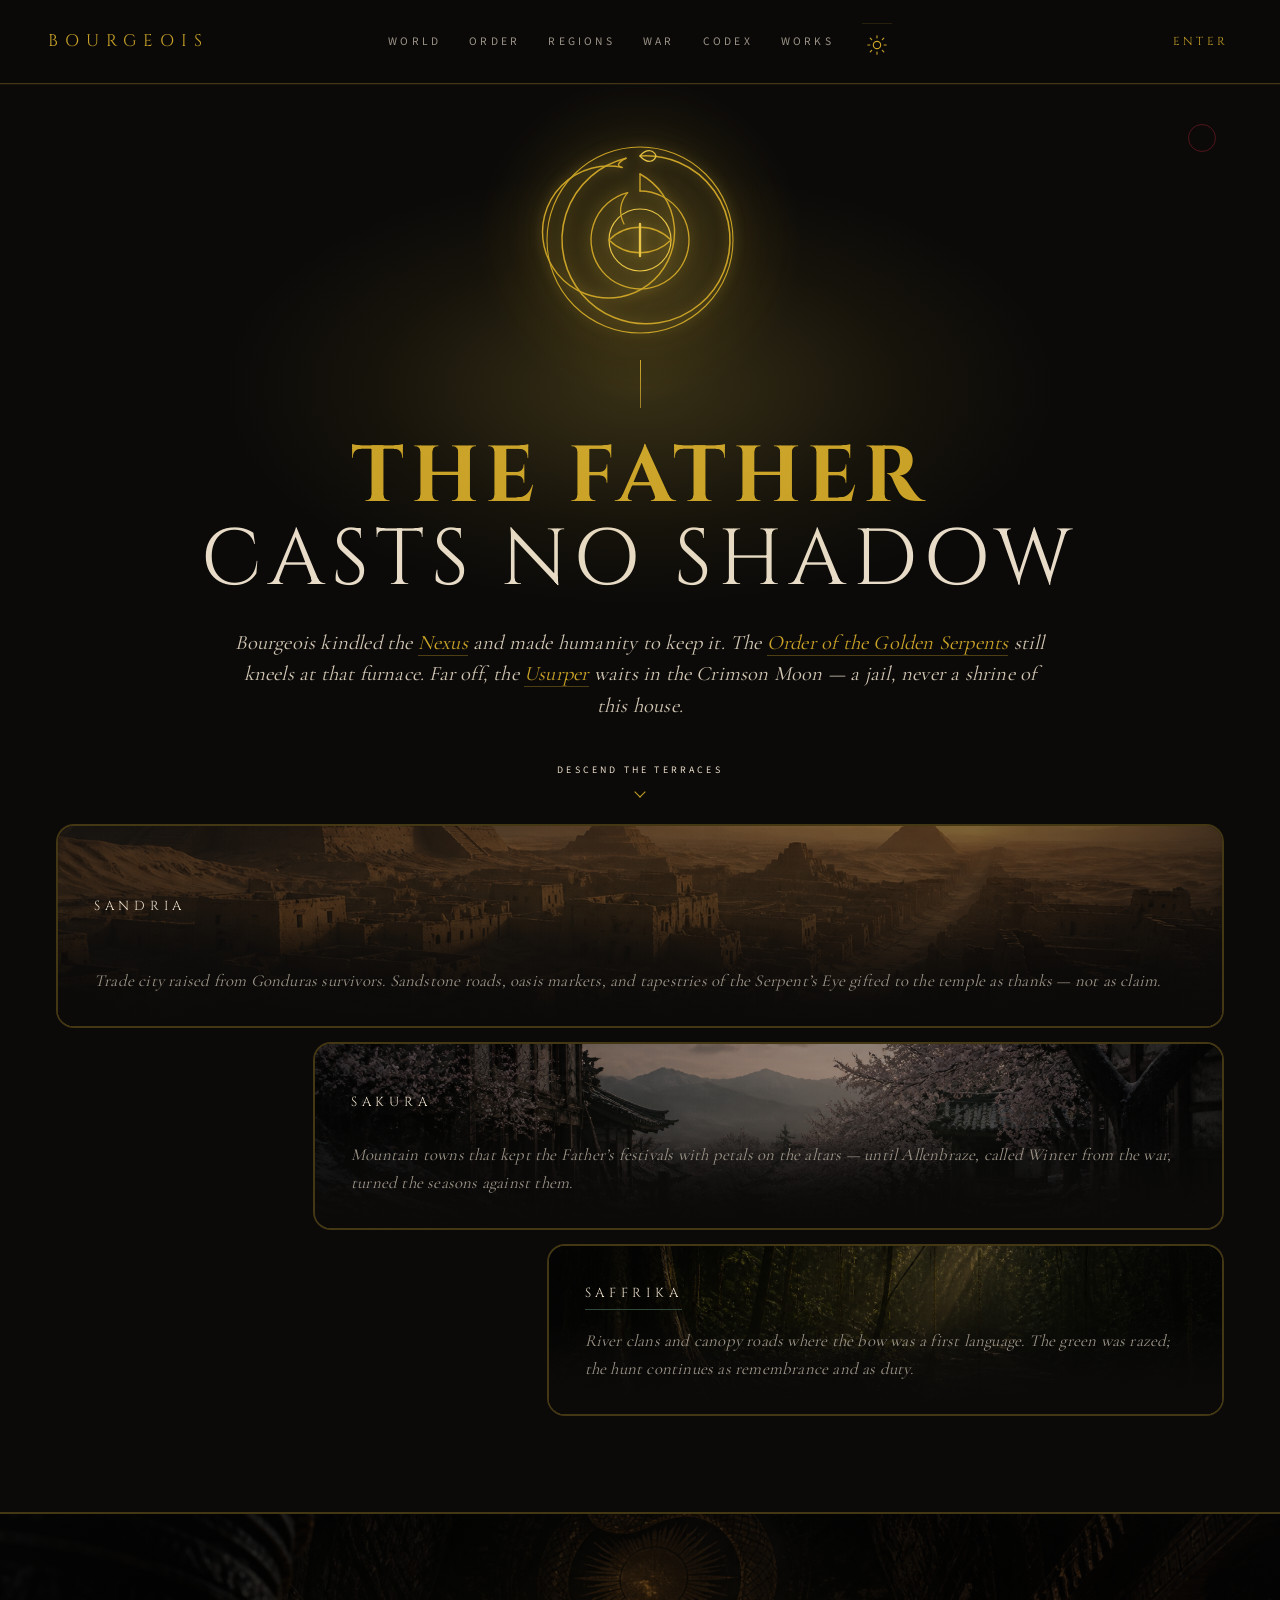
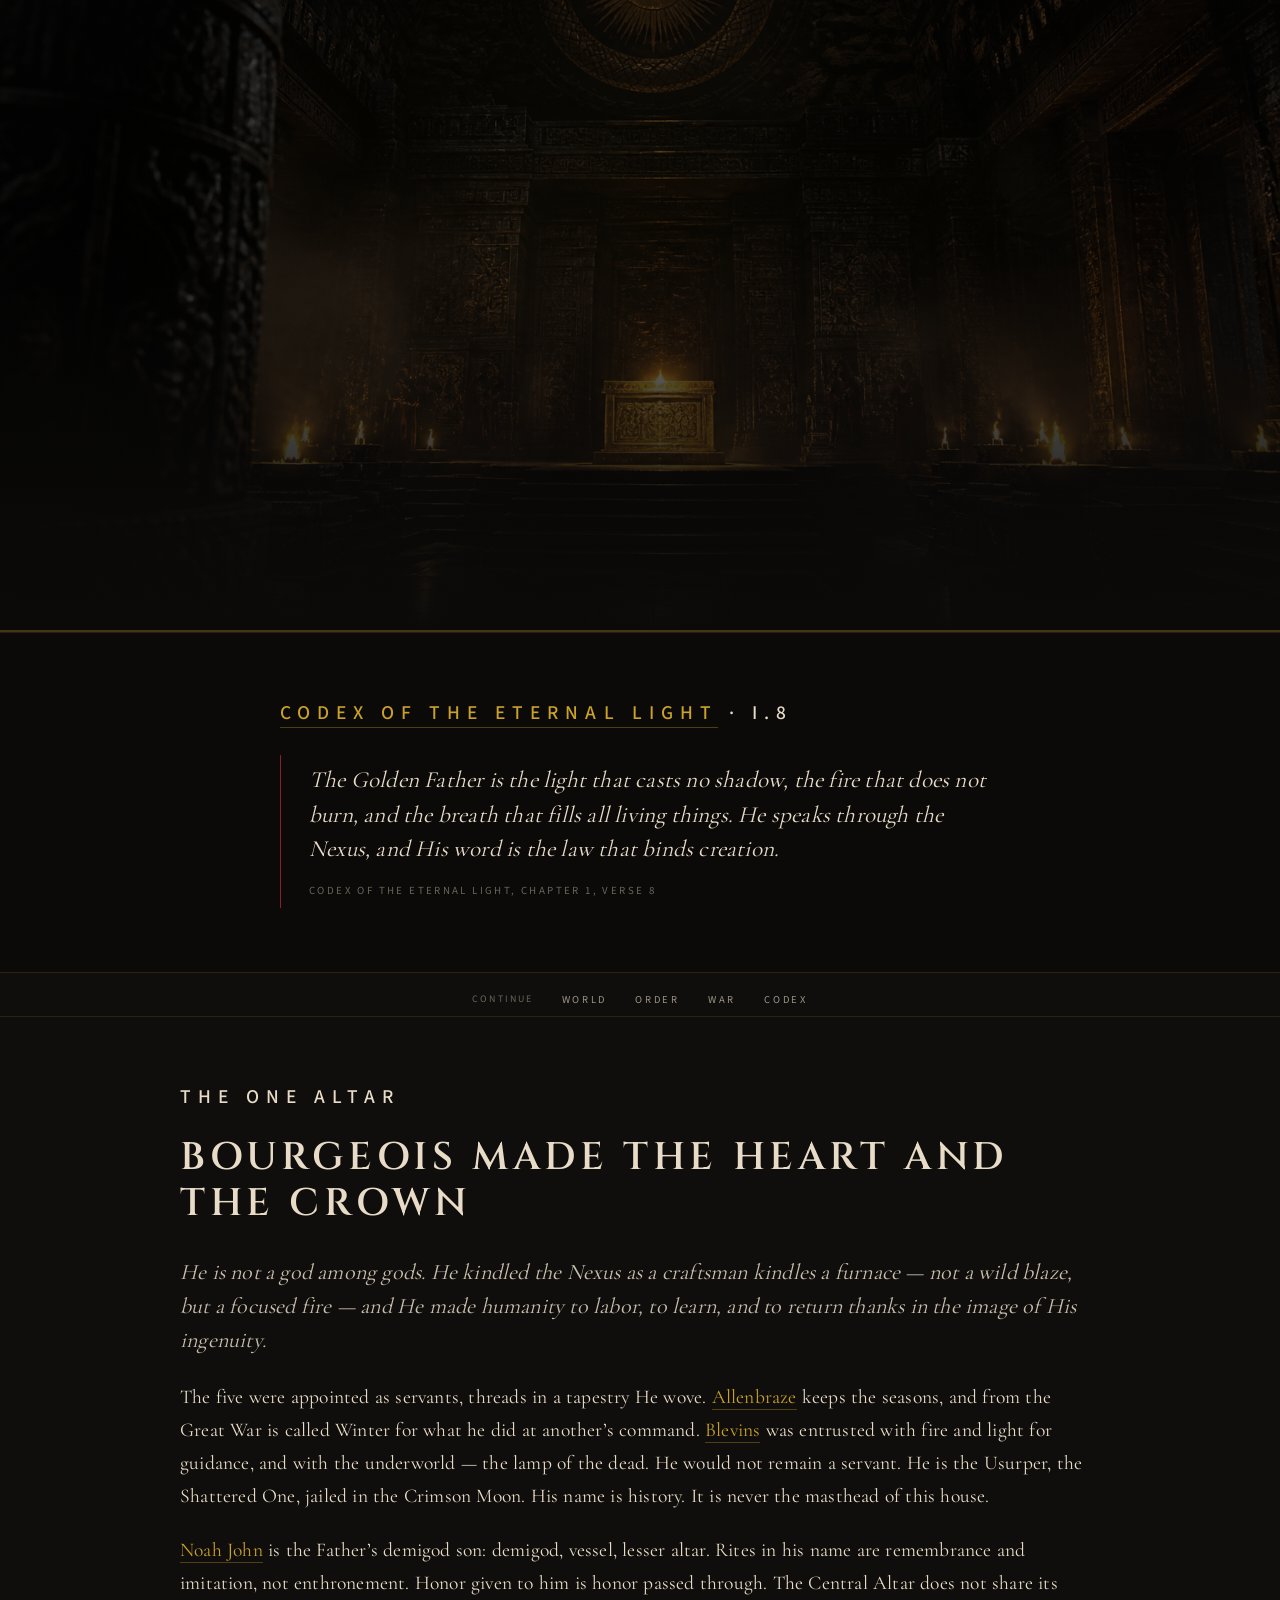
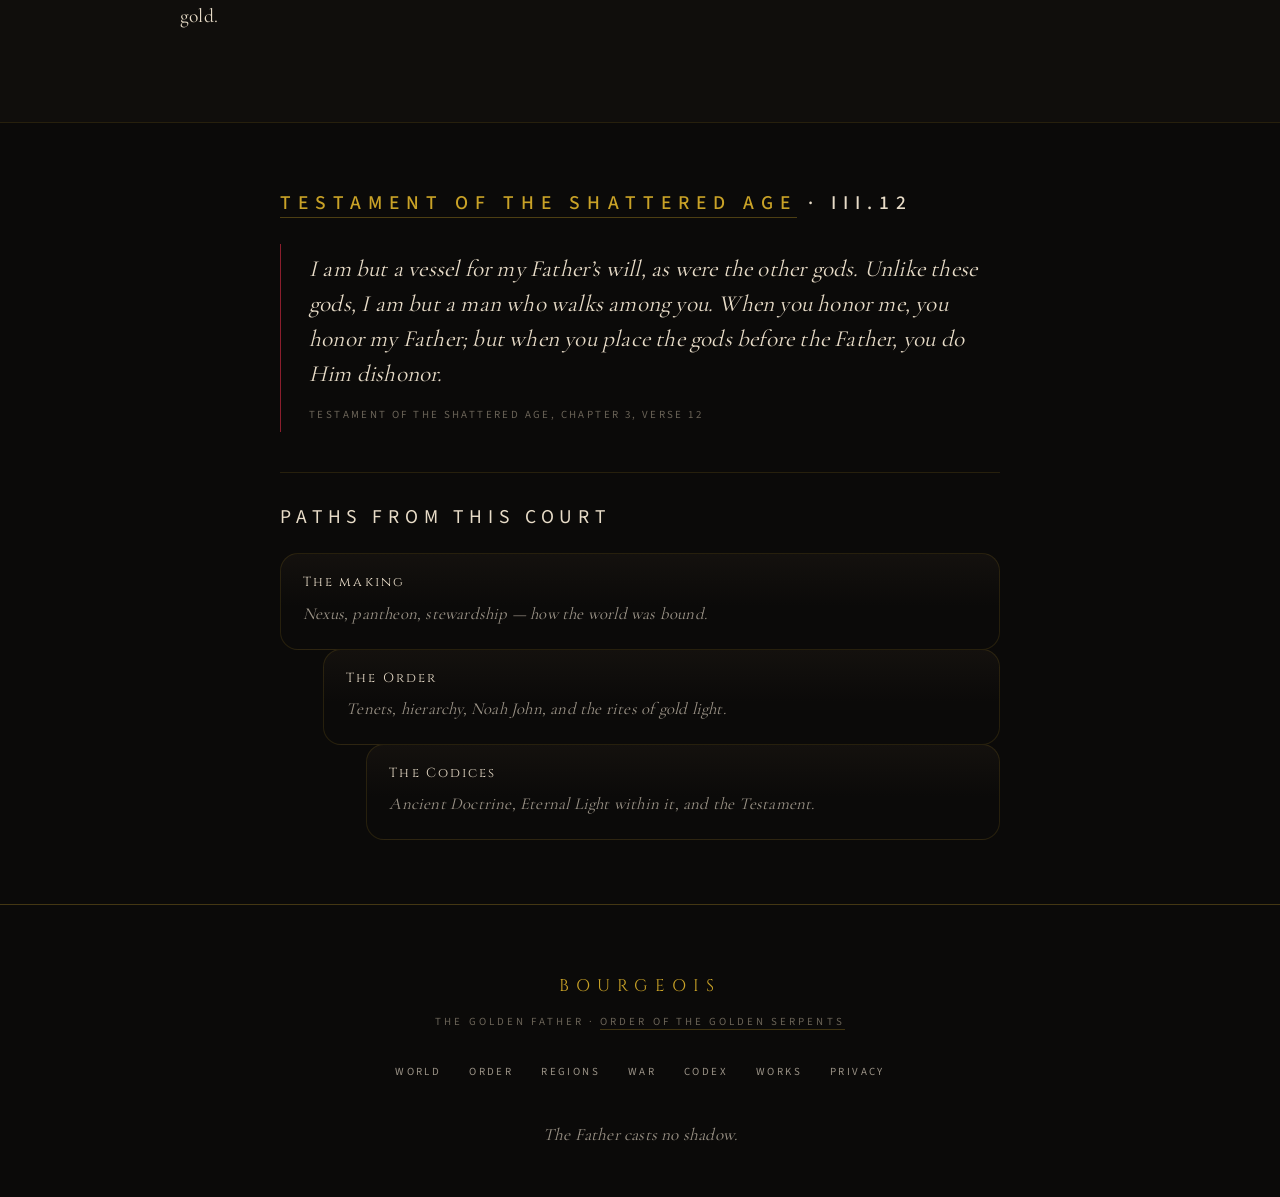
<file: index.html>
<!DOCTYPE html>
<html lang="en">
<head>
  <script async src="https://pagead2.googlesyndication.com/pagead/js/adsbygoogle.js?client=ca-pub-4474012682309585"
     crossorigin="anonymous"></script>
  <meta charset="utf-8">
  <script>document.documentElement.classList.add("js");</script>
  <script>
    (function () {
      try {
        var t = localStorage.getItem("bourgeois-theme");
        if (t === "light" || t === "dark") document.documentElement.setAttribute("data-theme", t);
        else document.documentElement.setAttribute("data-theme", "dark");
      } catch (e) {
        document.documentElement.setAttribute("data-theme", "dark");
      }
    })();
  </script>

  <meta name="viewport" content="width=device-width, initial-scale=1">
  <title>BOURGEOIS — The Golden Father</title>
  <meta name="description" content="The Nexus binds the world. The Order keeps it. The Usurper waits in the Crimson Moon.">
  <meta name="theme-color" content="#0B0A09">
  <meta property="og:title" content="BOURGEOIS — The Golden Father">
  <meta property="og:description" content="The Nexus binds the world. The Order keeps it. The Usurper waits in the Crimson Moon.">
  <meta property="og:type" content="website">
  <link rel="canonical" href="https://bourgeoisblevins.github.io/bourgeois/">
  <meta property="og:url" content="https://bourgeoisblevins.github.io/bourgeois/">
  <meta property="og:image" content="https://bourgeoisblevins.github.io/bourgeois/img/temple-nexus.png">
  <meta name="twitter:card" content="summary_large_image">
  <link rel="icon" href="img/favicon.svg" type="image/svg+xml">
  <link rel="stylesheet" href="css/style.css?v=20260905x">
</head>
<body class="heat-home">
  <a class="skip" href="#content">Skip to the altar</a>
  <header class="masthead">
    <a class="wordmark" href="index.html">BOURGEOIS</a>
    <nav class="nav-primary" aria-label="Primary">
      <a href="world.html">World</a>
      <a href="order.html">Order</a>
      <a href="regions.html">Regions</a>
      <a href="war.html">War</a>
      <a href="codex.html">Codex</a>
      <a href="works.html">Works</a>
      <button class="theme-toggle" type="button" data-theme-toggle aria-label="Switch to light mode" aria-pressed="false">
        <svg class="theme-icon" viewBox="0 0 24 24" width="22" height="22" aria-hidden="true" focusable="false">
          <g class="sun">
            <circle class="sun-core" cx="12" cy="12" r="4"></circle>
            <path class="ray" d="M12 2v2.2M12 19.8V22M2 12h2.2M19.8 12H22M4.6 4.6l1.6 1.6M17.8 17.8l1.6 1.6M4.6 19.4l1.6-1.6M17.8 6.2l1.6-1.6"></path>
          </g>
          <path class="moon" d="M15.2 3.2a8.2 8.2 0 1 0 5.6 14.4 7 7 0 1 1-5.6-14.4z"></path>
        </svg>
      </button>
</nav>
    <div class="mast-actions">
      <button class="btn-enter" type="button" data-open-enter>Enter</button>
      <button class="nav-toggle" type="button" aria-label="Open navigation" aria-expanded="false"><span></span></button>
    </div>
  </header>

  <main id="content">
    <section class="hero" aria-labelledby="hero-title">
      <div class="crimson-moon" title="The Crimson Moon" aria-hidden="true"></div>
      <div class="mark-altar">
        <img src="img/serpents-eye.svg" alt="The Serpent's Eye, coiled three times around the sun">
      </div>
      <div class="altar-stem" aria-hidden="true"></div>
      <h1 id="hero-title">
        <span class="gold">THE FATHER</span>
        <span class="bone">CASTS NO SHADOW</span>
      </h1>
      <p class="hero-lede">Bourgeois kindled the <a href="codex.html#nexus">Nexus</a> and made humanity to keep it. The <a href="order.html">Order of the Golden Serpents</a> still kneels at that furnace. Far off, the <a href="war.html">Usurper</a> waits in the Crimson Moon — a jail, never a shrine of this house.</p>
      <a class="scroll-cue" href="#terraces">Descend the terraces</a>
    </section>


    <nav class="terraces" id="terraces" aria-label="The three terraces">
      <a class="terrace terrace-sandria" href="regions.html#sandria">
        <figure class="slab">
          <img src="img/sandria-ziggurat.png" alt="Ruined Sandria at sunset: a sandstone ziggurat and pyramids along a processional road toward gold light." width="1536" height="1024" loading="lazy">
        </figure>
        <div class="terrace-copy">
          <p class="terrace-name">SANDRIA</p>
          <p class="terrace-tag">Trade city raised from Gonduras survivors. Sandstone roads, oasis markets, and tapestries of the Serpent’s Eye gifted to the temple as thanks — not as claim.</p>
        </div>
      </a>
      <a class="terrace terrace-sakura" href="regions.html#sakura">
        <figure class="slab">
          <img src="img/sakura-winter.png" alt="Sakura in winter: a mountain village path, cherry blossom under snow, a far gold light on the peaks." width="1536" height="1024" loading="lazy">
        </figure>
        <div class="terrace-copy">
          <p class="terrace-name">SAKURA</p>
          <p class="terrace-tag">Mountain towns that kept the Father’s festivals with petals on the altars — until Allenbraze, called Winter from the war, turned the seasons against them.</p>
        </div>
      </a>
      <a class="terrace terrace-saffrika" href="regions.html#saffrika">
        <figure class="slab">
          <img src="img/saffrika-canopy.png" alt="Saffrika: a jungle path and river under a dark canopy, gold light falling in shafts through the leaves." width="1536" height="1024" loading="lazy">
        </figure>
        <div class="terrace-copy">
          <p class="terrace-name">SAFFRIKA</p>
          <p class="terrace-tag">River clans and canopy roads where the bow was a first language. The green was razed; the hunt continues as remembrance and as duty.</p>
        </div>
      </a>
    </nav>

    <figure class="slab slab-quiet">
      <img src="img/temple-nexus.png" alt="Interior of the Nexus hall: gold fire on a stone altar, the Serpent's Eye on the far wall. The Eye of this house sits above, not on this still." width="1536" height="1024" loading="lazy">
    </figure>
    <section class="step step-narrow reveal">
      <p class="kicker"><a href="codex.html#eternal-light">Codex of the Eternal Light</a> · I.8</p>
      <blockquote class="pull">
        The Golden Father is the light that casts no shadow, the fire that does not burn, and the breath that fills all living things. He speaks through the Nexus, and His word is the law that binds creation.
        <cite>Codex of the Eternal Light, Chapter 1, Verse 8</cite>
      </blockquote>
    </section>

    <nav class="page-rail" aria-label="Continue reading">
      <span>Continue</span>
      <a href="world.html">World</a>
      <a href="order.html">Order</a>
      <a href="war.html">War</a>
      <a href="codex.html">Codex</a>
    </nav>

    <section class="step step-mid step-inset reveal">
      <p class="kicker">The one altar</p>
      <h2>BOURGEOIS MADE THE HEART AND THE CROWN</h2>
      <p class="lede">He is not a god among gods. He kindled the Nexus as a craftsman kindles a furnace — not a wild blaze, but a focused fire — and He made humanity to labor, to learn, and to return thanks in the image of His ingenuity.</p>
      <p>The five were appointed as servants, threads in a tapestry He wove. <a href="world.html#allenbraze">Allenbraze</a> keeps the seasons, and from the Great War is called Winter for what he did at another’s command. <a href="war.html">Blevins</a> was entrusted with fire and light for guidance, and with the underworld — the lamp of the dead. He would not remain a servant. He is the Usurper, the Shattered One, jailed in the Crimson Moon. His name is history. It is never the masthead of this house.</p>
      <p><a href="order.html#noah">Noah John</a> is the Father’s demigod son: demigod, vessel, lesser altar. Rites in his name are remembrance and imitation, not enthronement. Honor given to him is honor passed through. The Central Altar does not share its gold.</p>
    </section>

    <section class="step step-narrow reveal">
      <p class="kicker"><a href="codex.html#testament">Testament of the Shattered Age</a> · III.12</p>
      <blockquote class="pull">
        I am but a vessel for my Father’s will, as were the other gods. Unlike these gods, I am but a man who walks among you. When you honor me, you honor my Father; but when you place the gods before the Father, you do Him dishonor.
        <cite>Testament of the Shattered Age, Chapter 3, Verse 12</cite>
      </blockquote>
      <div class="related">
        <p class="related-title">Paths from this court</p>
        <ul class="related-list">
          <li><a href="world.html">The making</a><p>Nexus, pantheon, stewardship — how the world was bound.</p></li>
          <li><a href="order.html">The Order</a><p>Tenets, hierarchy, Noah John, and the rites of gold light.</p></li>
          <li><a href="codex.html">The Codices</a><p>Ancient Doctrine, Eternal Light within it, and the Testament.</p></li>
        </ul>
      </div>
    </section>

  </main>

  <footer class="site-foot">
    <a class="wordmark" href="index.html">BOURGEOIS</a>
    <p class="foot-sub">The Golden Father · <a href="order.html">Order of the Golden Serpents</a></p>
    <nav class="foot-nav" aria-label="Footer">
      <a href="world.html">World</a>
      <a href="order.html">Order</a>
      <a href="regions.html">Regions</a>
      <a href="war.html">War</a>
      <a href="codex.html">Codex</a>
      <a href="works.html">Works</a>
      <a href="privacy.html">Privacy</a>
    </nav>
    <p class="foot-close">The Father casts no shadow.</p>
  </footer>

  <div class="veil" id="enter-veil" aria-hidden="true" role="dialog" aria-labelledby="veil-title">
    <button class="veil-close" type="button" data-close-enter>Close</button>
    <div class="veil-card" data-altar>
      <div class="mark-altar"><img src="img/serpents-eye.svg" alt=""></div>
      <p class="kicker">Enter</p>
      <h2 id="veil-title">THE ORDER KEEPS THE READING</h2>
      <p class="lede">Leave an address. The Order does not sell names. This altar holds them only in your browser.</p>
      <form data-capture>
        <label class="field"><span>Name</span><input type="text" name="name" autocomplete="name"></label>
        <label class="field"><span>Address</span><input type="email" name="email" autocomplete="email" required></label>
        <button class="btn-gold" type="submit">I will keep the hour</button>
        <p class="form-note">Nothing leaves this machine.</p>
      </form>
      <div class="form-ok" role="status">
        <h3>The hour is noted.</h3>
        <p>Nothing has left this machine.</p>
      </div>
    </div>
  </div>
  <script src="js/main.js"></script>
</body>
</html>
</file>
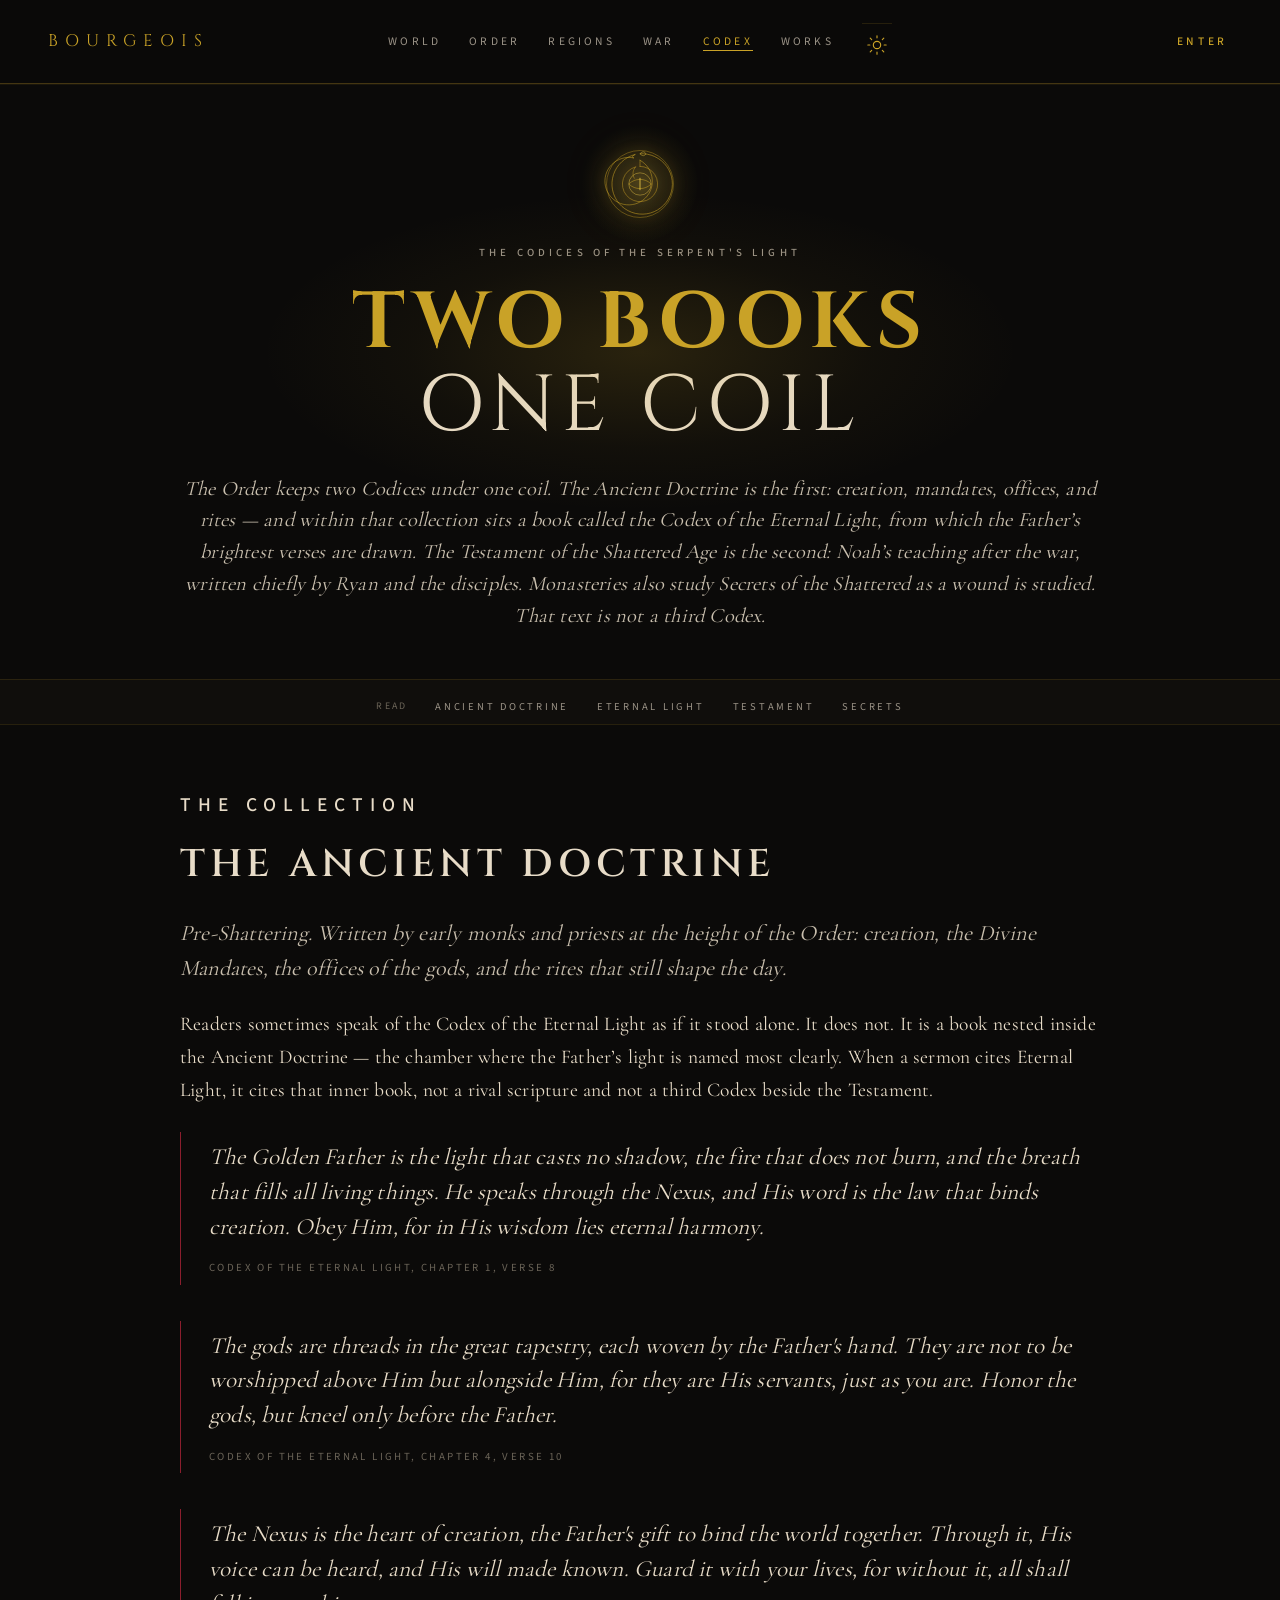
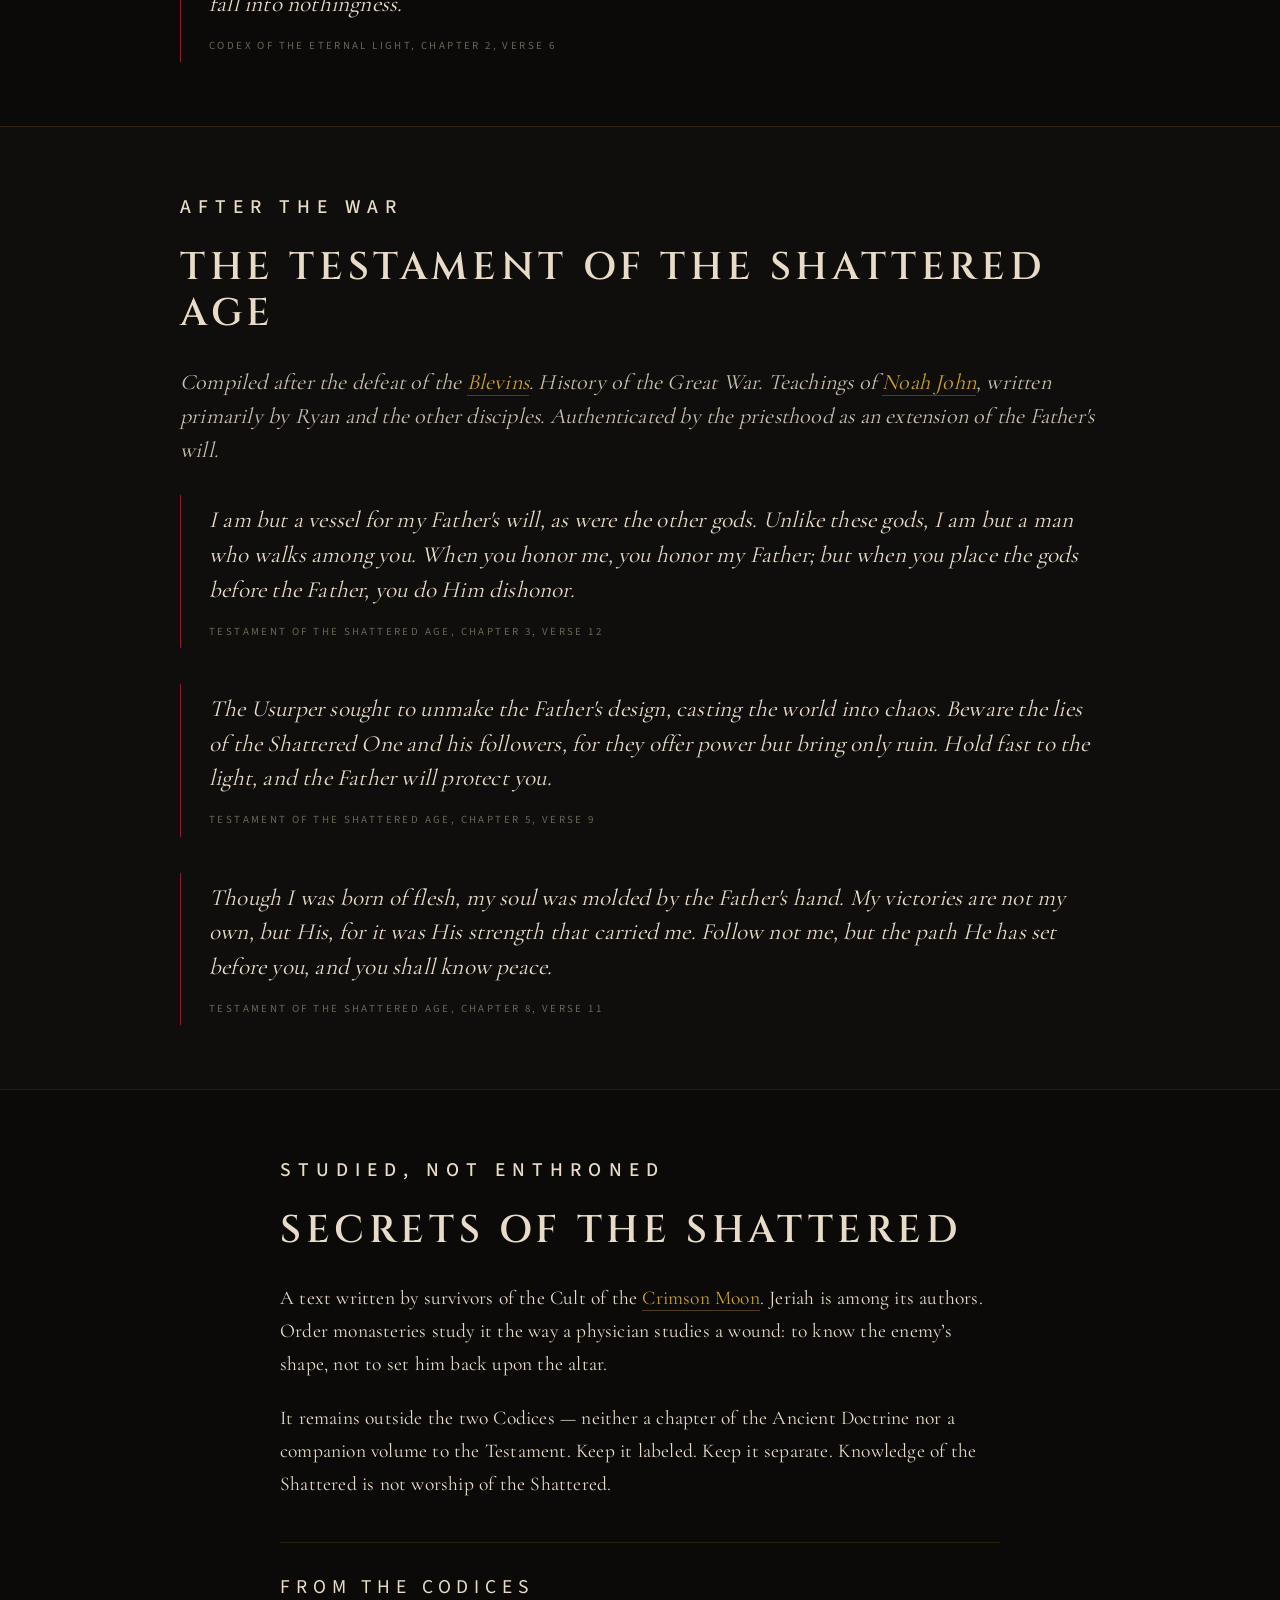
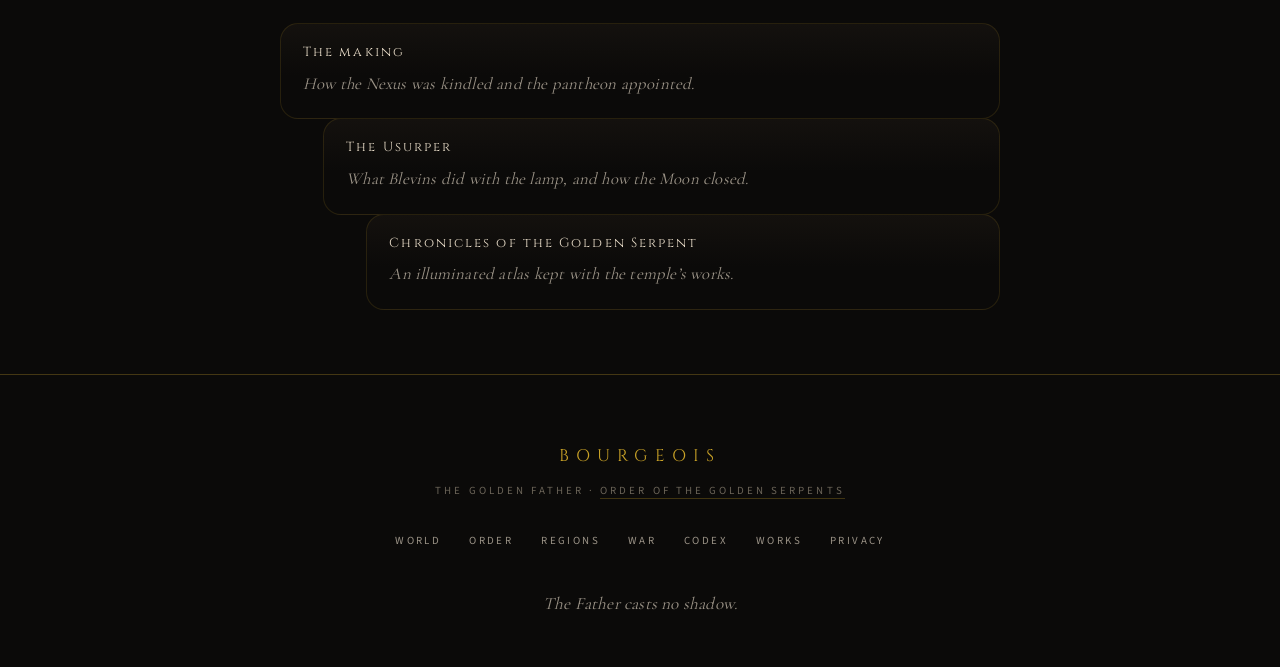
<file: codex.html>
<!DOCTYPE html>
<html lang="en">
<head>
  <script async src="https://pagead2.googlesyndication.com/pagead/js/adsbygoogle.js?client=ca-pub-4474012682309585"
     crossorigin="anonymous"></script>
  <meta charset="utf-8">
  <script>document.documentElement.classList.add("js");</script>
  <script>
    (function () {
      try {
        var t = localStorage.getItem("bourgeois-theme");
        if (t === "light" || t === "dark") document.documentElement.setAttribute("data-theme", t);
        else document.documentElement.setAttribute("data-theme", "dark");
      } catch (e) {
        document.documentElement.setAttribute("data-theme", "dark");
      }
    })();
  </script>

  <meta name="viewport" content="width=device-width, initial-scale=1">
  <title>Codex · BOURGEOIS</title>
  <meta name="description" content="The Codices of the Serpent's Light: the Ancient Doctrine, containing the Codex of the Eternal Light, and the Testament of the Shattered Age. Secrets of the Shattered is studied, not a third Codex.">
  <meta name="theme-color" content="#0B0A09">
  <link rel="icon" href="img/favicon.svg" type="image/svg+xml">
  <link rel="stylesheet" href="css/style.css?v=20260905x">
</head>
<body>
  <a class="skip" href="#content">Skip to the altar</a>
  <header class="masthead">
    <a class="wordmark" href="index.html">BOURGEOIS</a>
    <nav class="nav-primary" aria-label="Primary">
      <a href="world.html">World</a>
      <a href="order.html">Order</a>
      <a href="regions.html">Regions</a>
      <a href="war.html">War</a>
      <a href="codex.html" aria-current="page">Codex</a>
      <a href="works.html">Works</a>
      <button class="theme-toggle" type="button" data-theme-toggle aria-label="Switch to light mode" aria-pressed="false">
        <svg class="theme-icon" viewBox="0 0 24 24" width="22" height="22" aria-hidden="true" focusable="false">
          <g class="sun">
            <circle class="sun-core" cx="12" cy="12" r="4"></circle>
            <path class="ray" d="M12 2v2.2M12 19.8V22M2 12h2.2M19.8 12H22M4.6 4.6l1.6 1.6M17.8 17.8l1.6 1.6M4.6 19.4l1.6-1.6M17.8 6.2l1.6-1.6"></path>
          </g>
          <path class="moon" d="M15.2 3.2a8.2 8.2 0 1 0 5.6 14.4 7 7 0 1 1-5.6-14.4z"></path>
        </svg>
      </button>
</nav>
    <div class="mast-actions">
      <button class="btn-enter" type="button" data-open-enter>Enter</button>
      <button class="nav-toggle" type="button" aria-label="Open navigation" aria-expanded="false"><span></span></button>
    </div>
  </header>

  <main id="content">
    <section class="hero hero-page">
      <div class="mark-altar"><img src="img/serpents-eye.svg" alt="The Serpent's Eye"></div>
      <p class="hero-kicker">The Codices of the Serpent's Light</p>
      <h1><span class="gold">TWO BOOKS</span><span class="bone">ONE COIL</span></h1>
      <p class="hero-lede">The Order keeps two Codices under one coil. The Ancient Doctrine is the first: creation, mandates, offices, and rites — and within that collection sits a book called the Codex of the Eternal Light, from which the Father’s brightest verses are drawn. The Testament of the Shattered Age is the second: Noah’s teaching after the war, written chiefly by Ryan and the disciples. Monasteries also study Secrets of the Shattered as a wound is studied. That text is not a third Codex.</p>
    </section>

    <nav class="page-rail" aria-label="Codices">
      <span>Read</span>
      <a href="#ancient-doctrine">Ancient Doctrine</a>
      <a href="#eternal-light">Eternal Light</a>
      <a href="#testament">Testament</a>
      <a href="#secrets">Secrets</a>
    </nav>

    <section class="step step-mid reveal" id="ancient-doctrine">
      <p class="kicker">The collection</p>
      <h2>THE ANCIENT DOCTRINE</h2>
      <p class="lede">Pre-Shattering. Written by early monks and priests at the height of the Order: creation, the Divine Mandates, the offices of the gods, and the rites that still shape the day.</p>
      <p>Readers sometimes speak of the <span id="eternal-light">Codex of the Eternal Light</span> as if it stood alone. It does not. It is a book nested inside the Ancient Doctrine — the chamber where the Father’s light is named most clearly. When a sermon cites Eternal Light, it cites that inner book, not a rival scripture and not a third Codex beside the Testament.</p>
      <blockquote class="pull">
        The Golden Father is the light that casts no shadow, the fire that does not burn, and the breath that fills all living things. He speaks through the Nexus, and His word is the law that binds creation. Obey Him, for in His wisdom lies eternal harmony.
        <cite>Codex of the Eternal Light, Chapter 1, Verse 8</cite>
      </blockquote>
      <blockquote class="pull">
        The gods are threads in the great tapestry, each woven by the Father's hand. They are not to be worshipped above Him but alongside Him, for they are His servants, just as you are. Honor the gods, but kneel only before the Father.
        <cite>Codex of the Eternal Light, Chapter 4, Verse 10</cite>
      </blockquote>
      <blockquote class="pull" id="nexus">
        The Nexus is the heart of creation, the Father's gift to bind the world together. Through it, His voice can be heard, and His will made known. Guard it with your lives, for without it, all shall fall into nothingness.
        <cite>Codex of the Eternal Light, Chapter 2, Verse 6</cite>
      </blockquote>
    </section>

    <section class="step step-mid step-inset reveal" id="testament">
      <p class="kicker">After the war</p>
      <h2>THE TESTAMENT OF THE SHATTERED AGE</h2>
      <p class="lede">Compiled after the defeat of the <a href="war.html">Blevins</a>. History of the Great War. Teachings of <a href="order.html#noah">Noah John</a>, written primarily by Ryan and the other disciples. Authenticated by the priesthood as an extension of the Father's will.</p>
      <blockquote class="pull">
        I am but a vessel for my Father's will, as were the other gods. Unlike these gods, I am but a man who walks among you. When you honor me, you honor my Father; but when you place the gods before the Father, you do Him dishonor.
        <cite>Testament of the Shattered Age, Chapter 3, Verse 12</cite>
      </blockquote>
      <blockquote class="pull">
        The Usurper sought to unmake the Father's design, casting the world into chaos. Beware the lies of the Shattered One and his followers, for they offer power but bring only ruin. Hold fast to the light, and the Father will protect you.
        <cite>Testament of the Shattered Age, Chapter 5, Verse 9</cite>
      </blockquote>
      <blockquote class="pull">
        Though I was born of flesh, my soul was molded by the Father's hand. My victories are not my own, but His, for it was His strength that carried me. Follow not me, but the path He has set before you, and you shall know peace.
        <cite>Testament of the Shattered Age, Chapter 8, Verse 11</cite>
      </blockquote>
    </section>

    <section class="step step-narrow reveal" id="secrets">
      <p class="kicker">Studied, not enthroned</p>
      <h2>SECRETS OF THE SHATTERED</h2>
      <p>A text written by survivors of the Cult of the <a href="war.html">Crimson Moon</a>. Jeriah is among its authors. Order monasteries study it the way a physician studies a wound: to know the enemy’s shape, not to set him back upon the altar.</p>
      <p>It remains outside the two Codices — neither a chapter of the Ancient Doctrine nor a companion volume to the Testament. Keep it labeled. Keep it separate. Knowledge of the Shattered is not worship of the Shattered.</p>
      <div class="related">
        <p class="related-title">From the Codices</p>
        <ul class="related-list">
          <li><a href="world.html">The making</a><p>How the Nexus was kindled and the pantheon appointed.</p></li>
          <li><a href="war.html">The Usurper</a><p>What Blevins did with the lamp, and how the Moon closed.</p></li>
          <li><a href="works.html#nexus-archive">Chronicles of the Golden Serpent</a><p>An illuminated atlas kept with the temple’s works.</p></li>
        </ul>
      </div>
    </section>
  </main>

  <footer class="site-foot">
    <a class="wordmark" href="index.html">BOURGEOIS</a>
    <p class="foot-sub">The Golden Father · <a href="order.html">Order of the Golden Serpents</a></p>
    <nav class="foot-nav" aria-label="Footer">
      <a href="world.html">World</a>
      <a href="order.html">Order</a>
      <a href="regions.html">Regions</a>
      <a href="war.html">War</a>
      <a href="codex.html">Codex</a>
      <a href="works.html">Works</a>
      <a href="privacy.html">Privacy</a>
    </nav>
    <p class="foot-close">The Father casts no shadow.</p>
  </footer>

  <div class="veil" id="enter-veil" aria-hidden="true" role="dialog" aria-labelledby="veil-title">
    <button class="veil-close" type="button" data-close-enter>Close</button>
    <div class="veil-card" data-altar>
      <div class="mark-altar"><img src="img/serpents-eye.svg" alt=""></div>
      <p class="kicker">Enter</p>
      <h2 id="veil-title">THE ORDER KEEPS THE READING</h2>
      <p class="lede">Leave an address. Nothing is sent. This altar holds names only in your browser.</p>
      <form data-capture>
        <label class="field"><span>Name</span><input type="text" name="name" autocomplete="name"></label>
        <label class="field"><span>Address</span><input type="email" name="email" autocomplete="email" required></label>
        <button class="btn-gold" type="submit">I will keep the hour</button>
      </form>
      <div class="form-ok" role="status"><h3>The hour is noted.</h3><p>Nothing has left this machine.</p></div>
    </div>
  </div>
  <script src="js/main.js"></script>
</body>
</html>
</file>
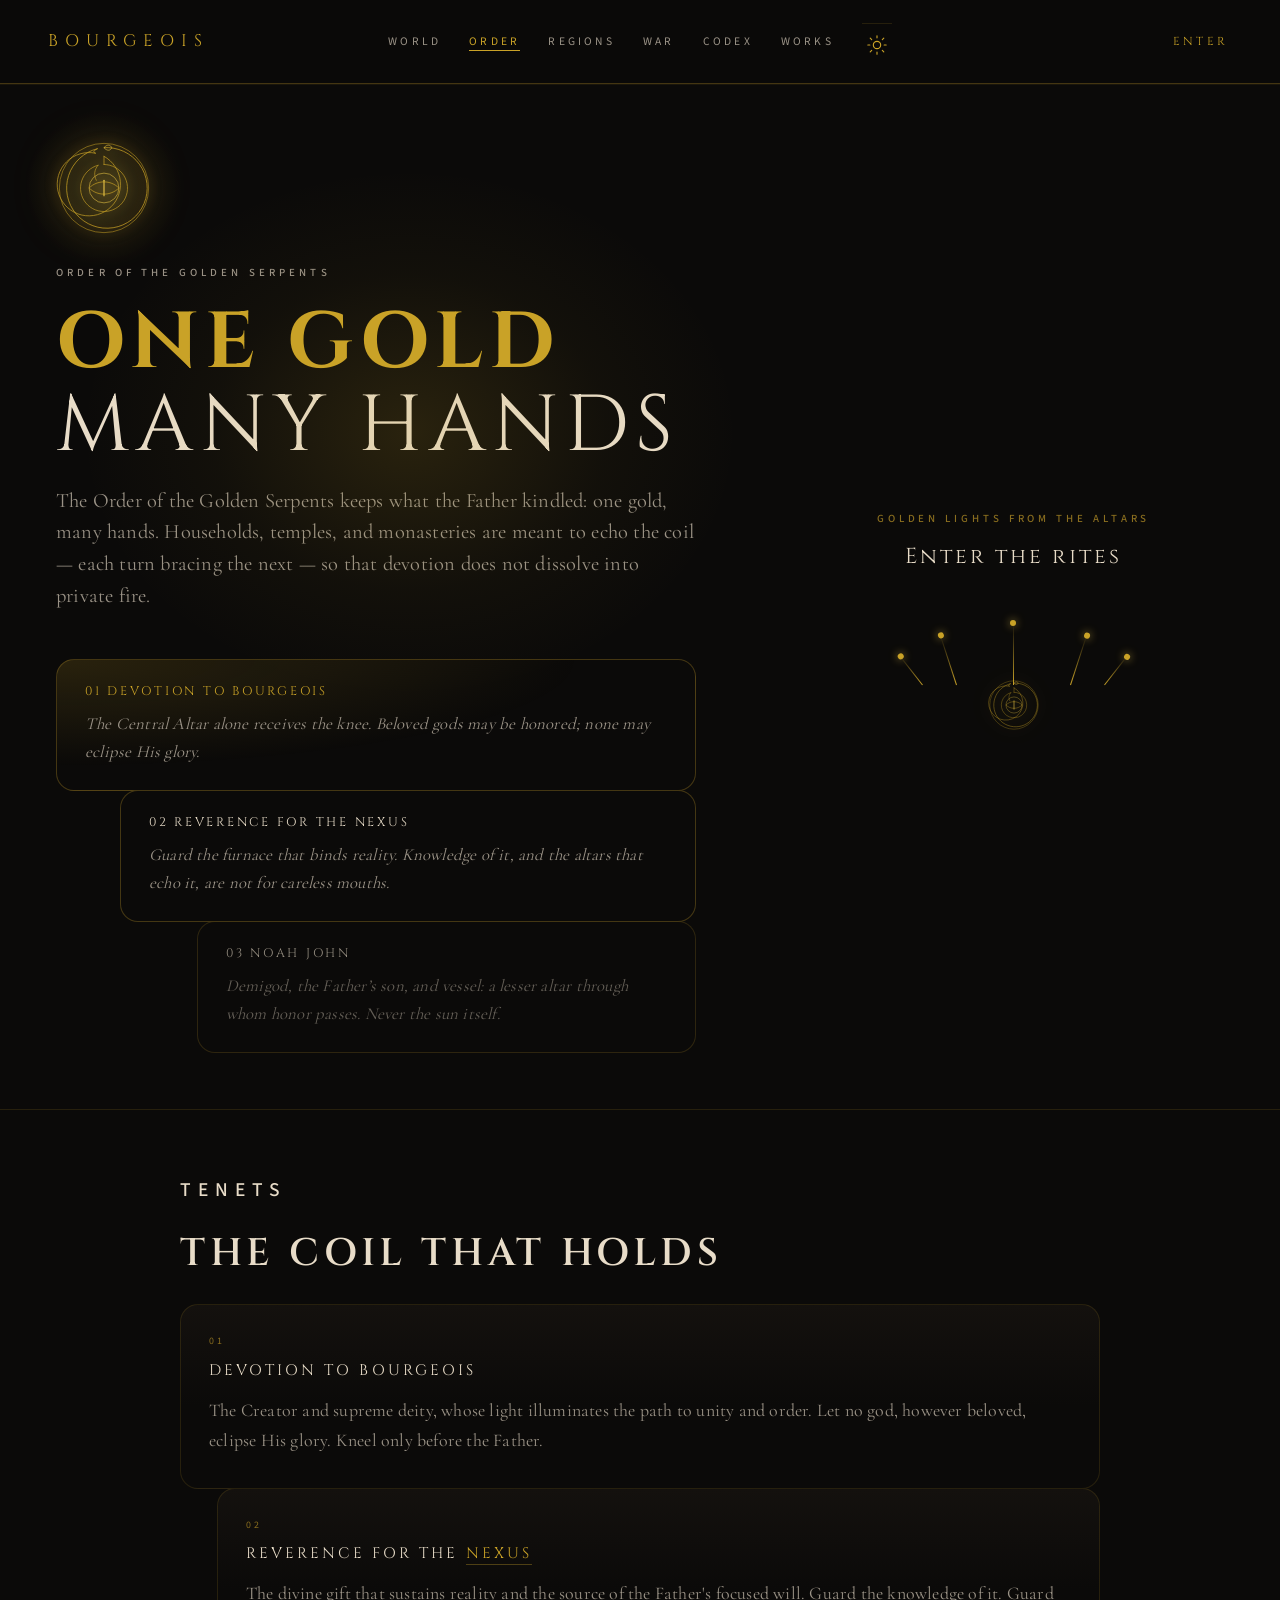
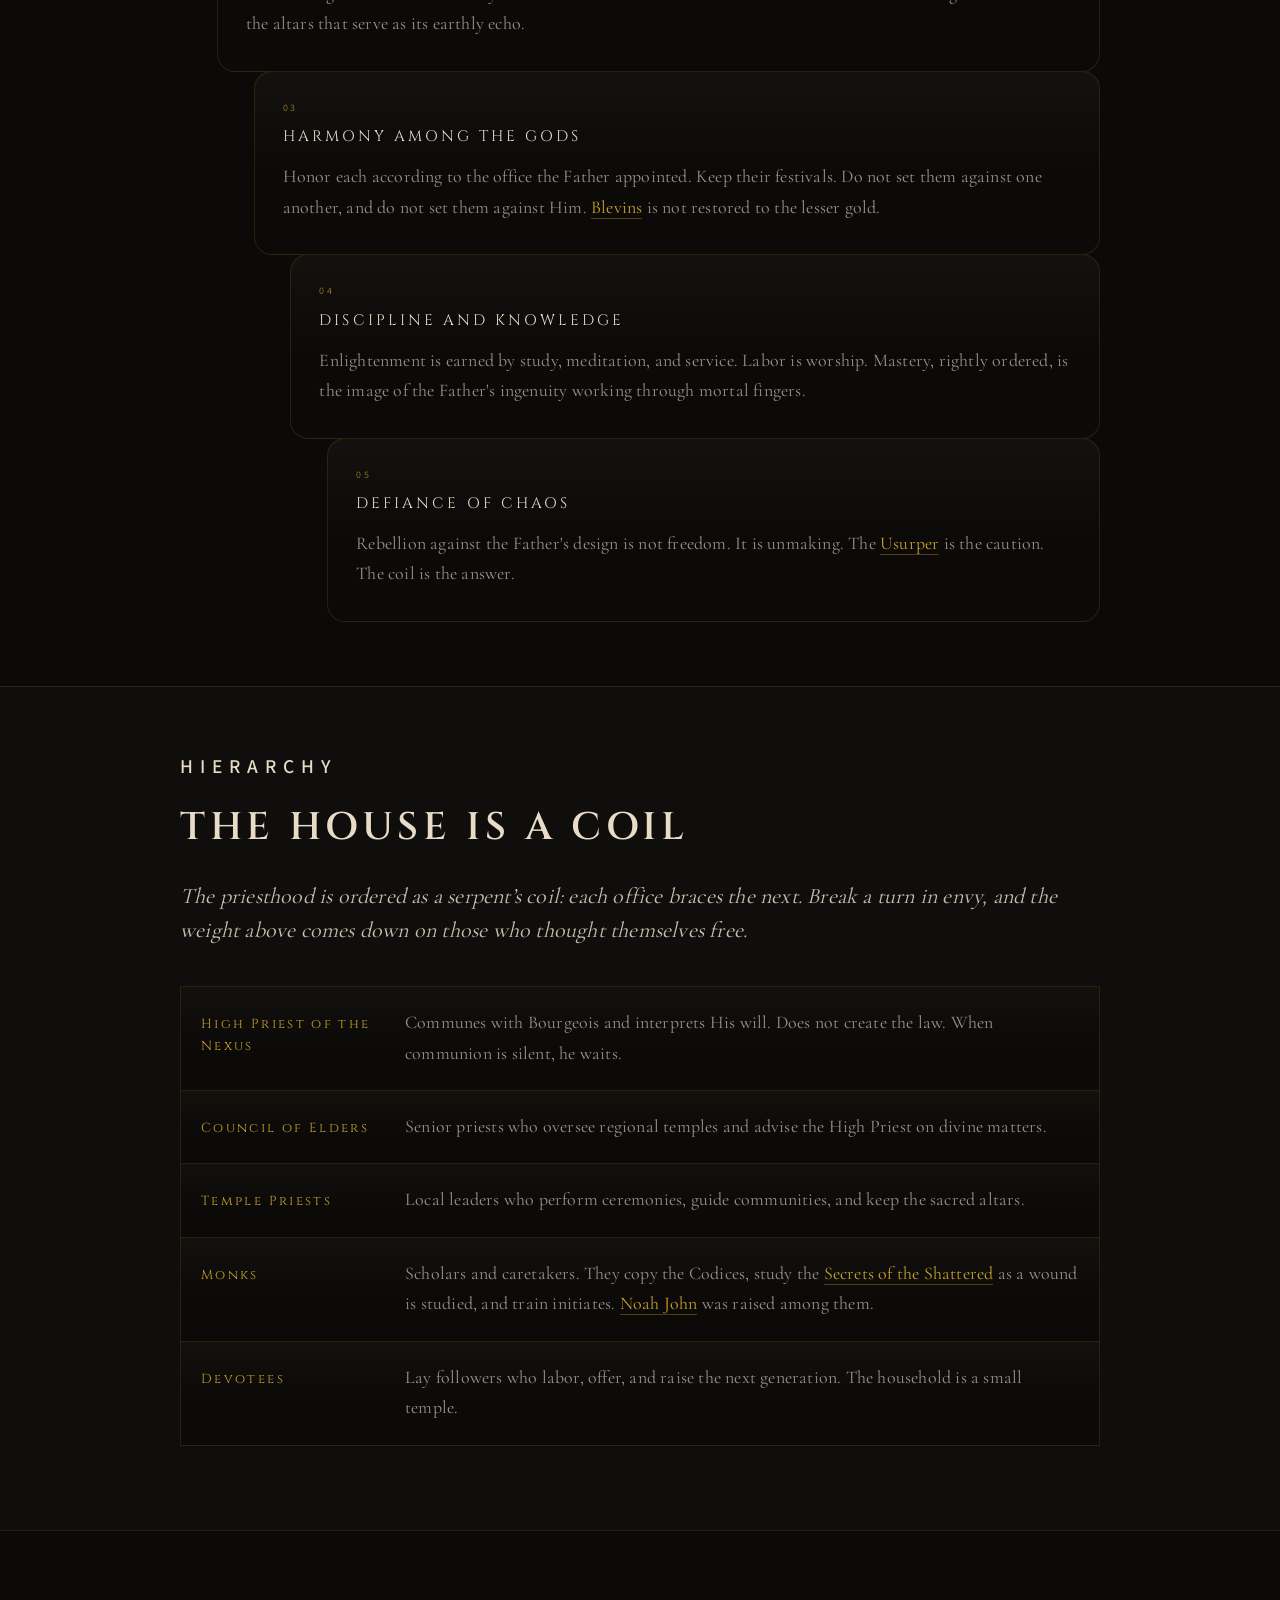
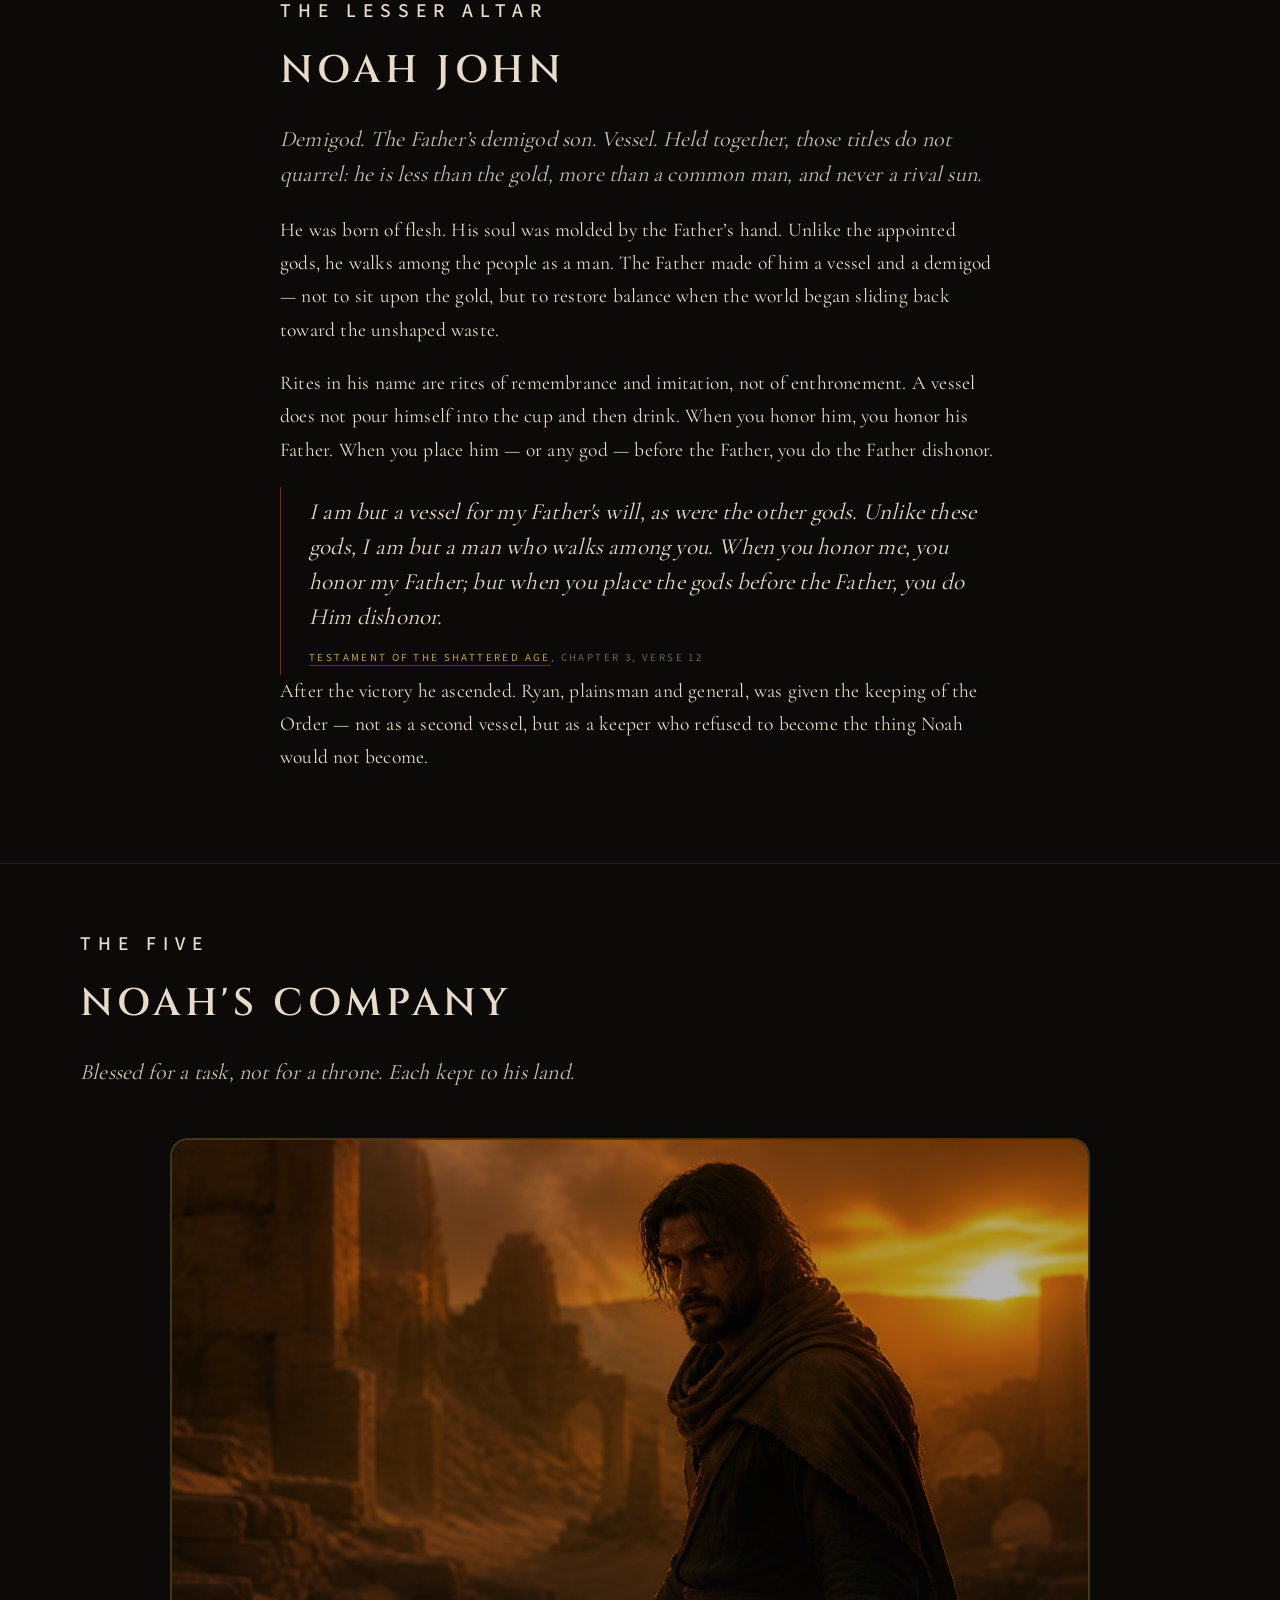
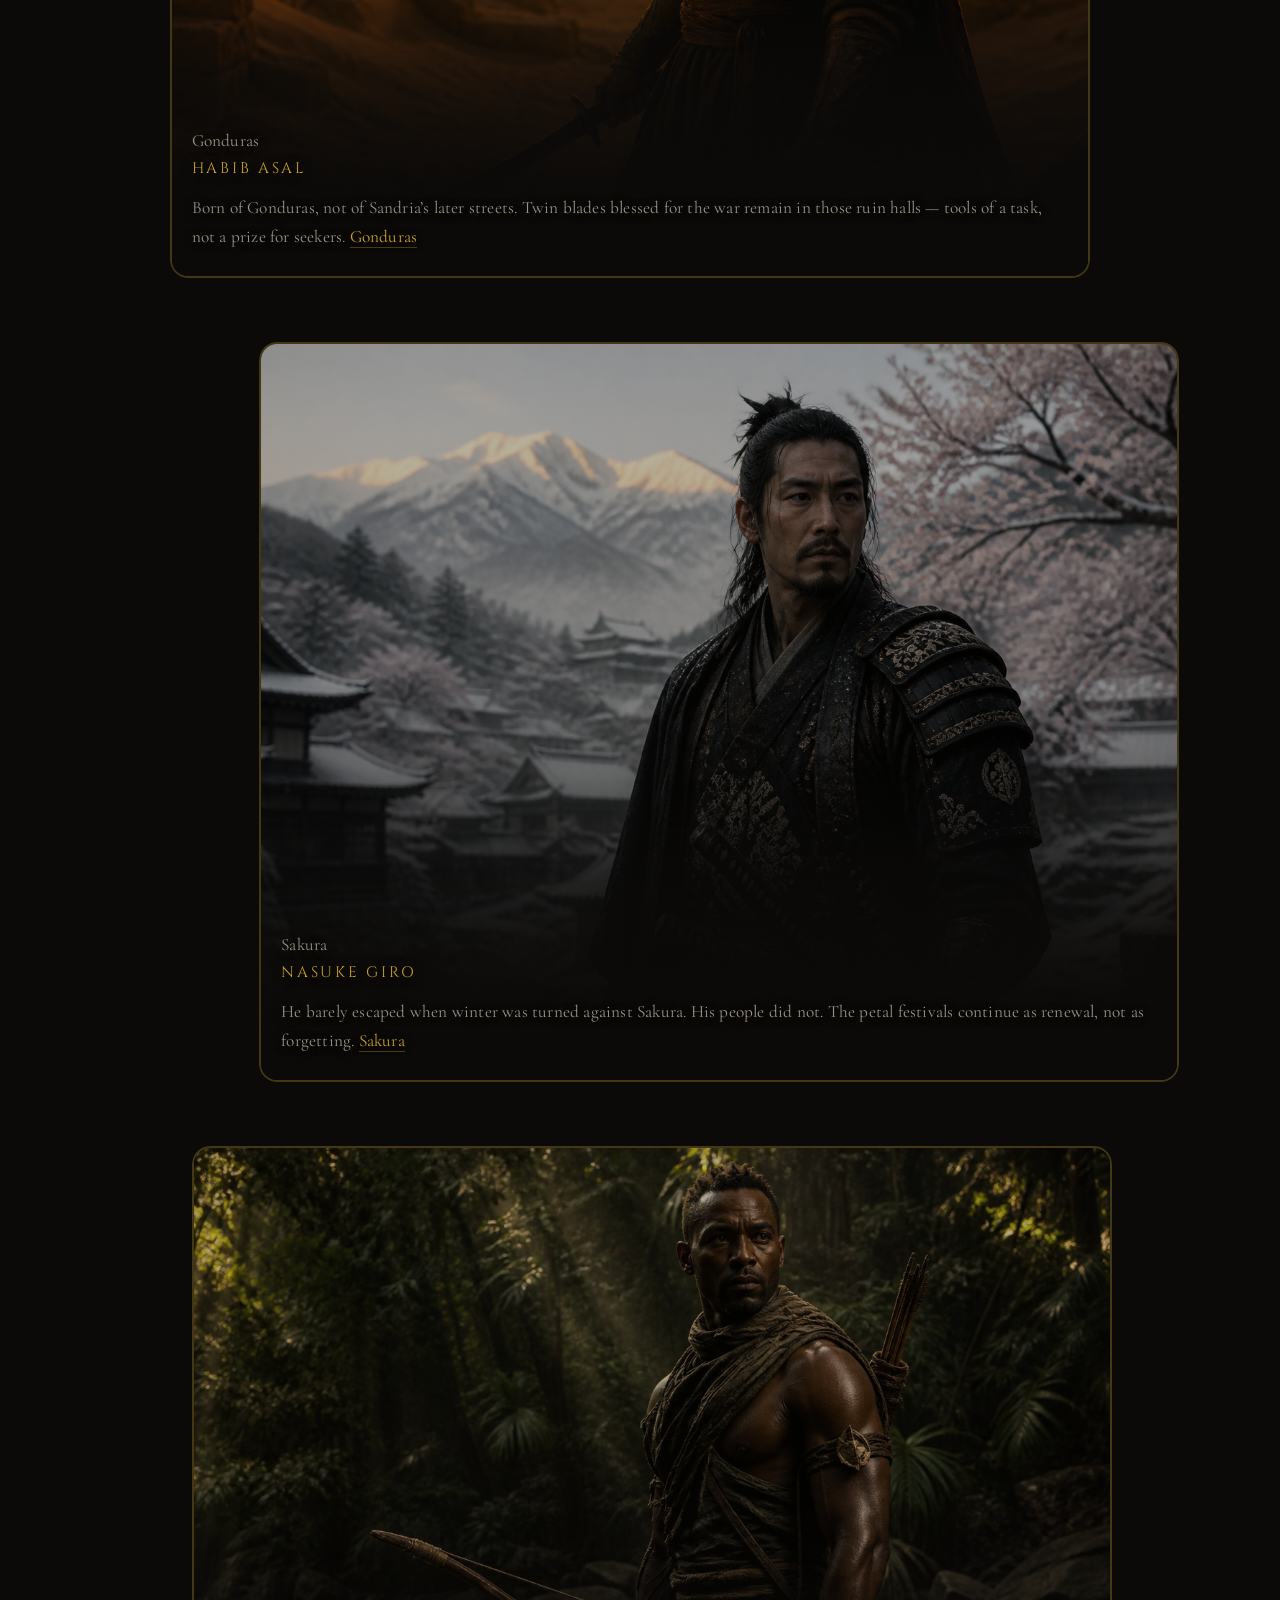
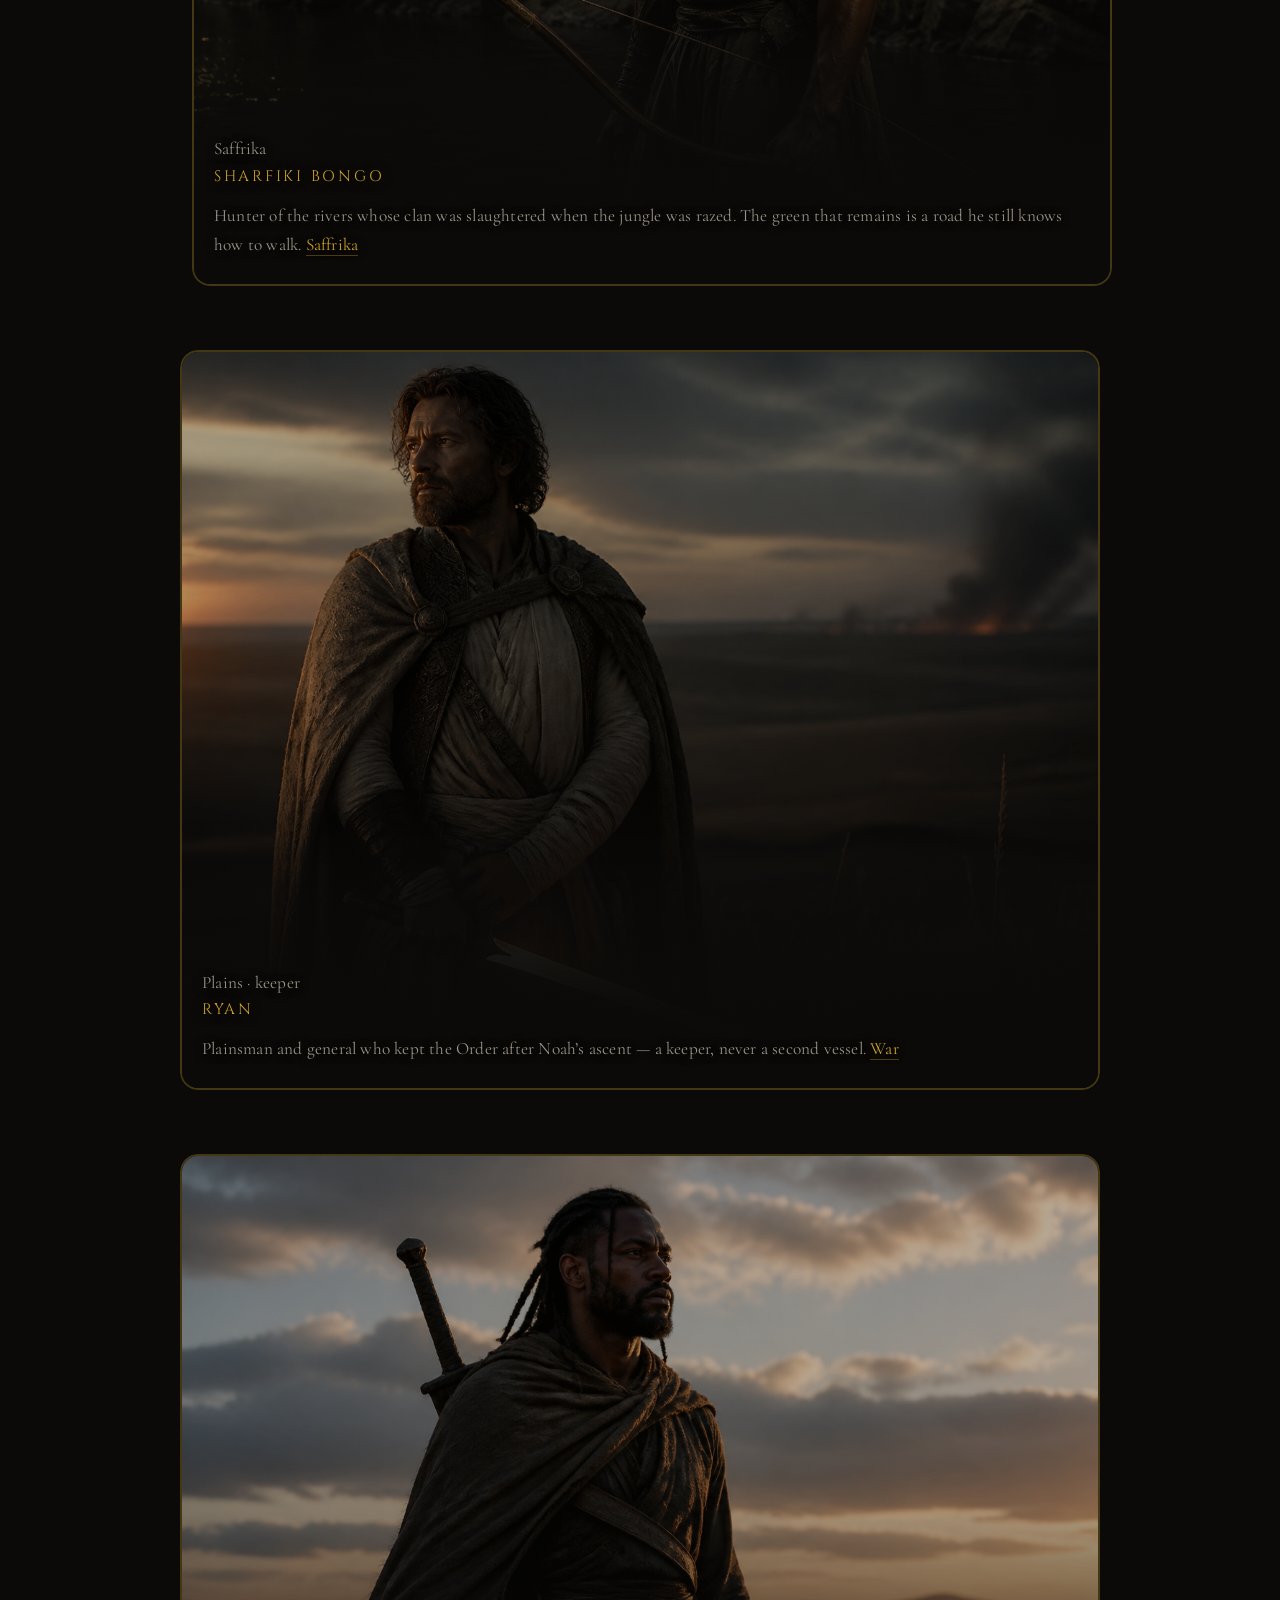
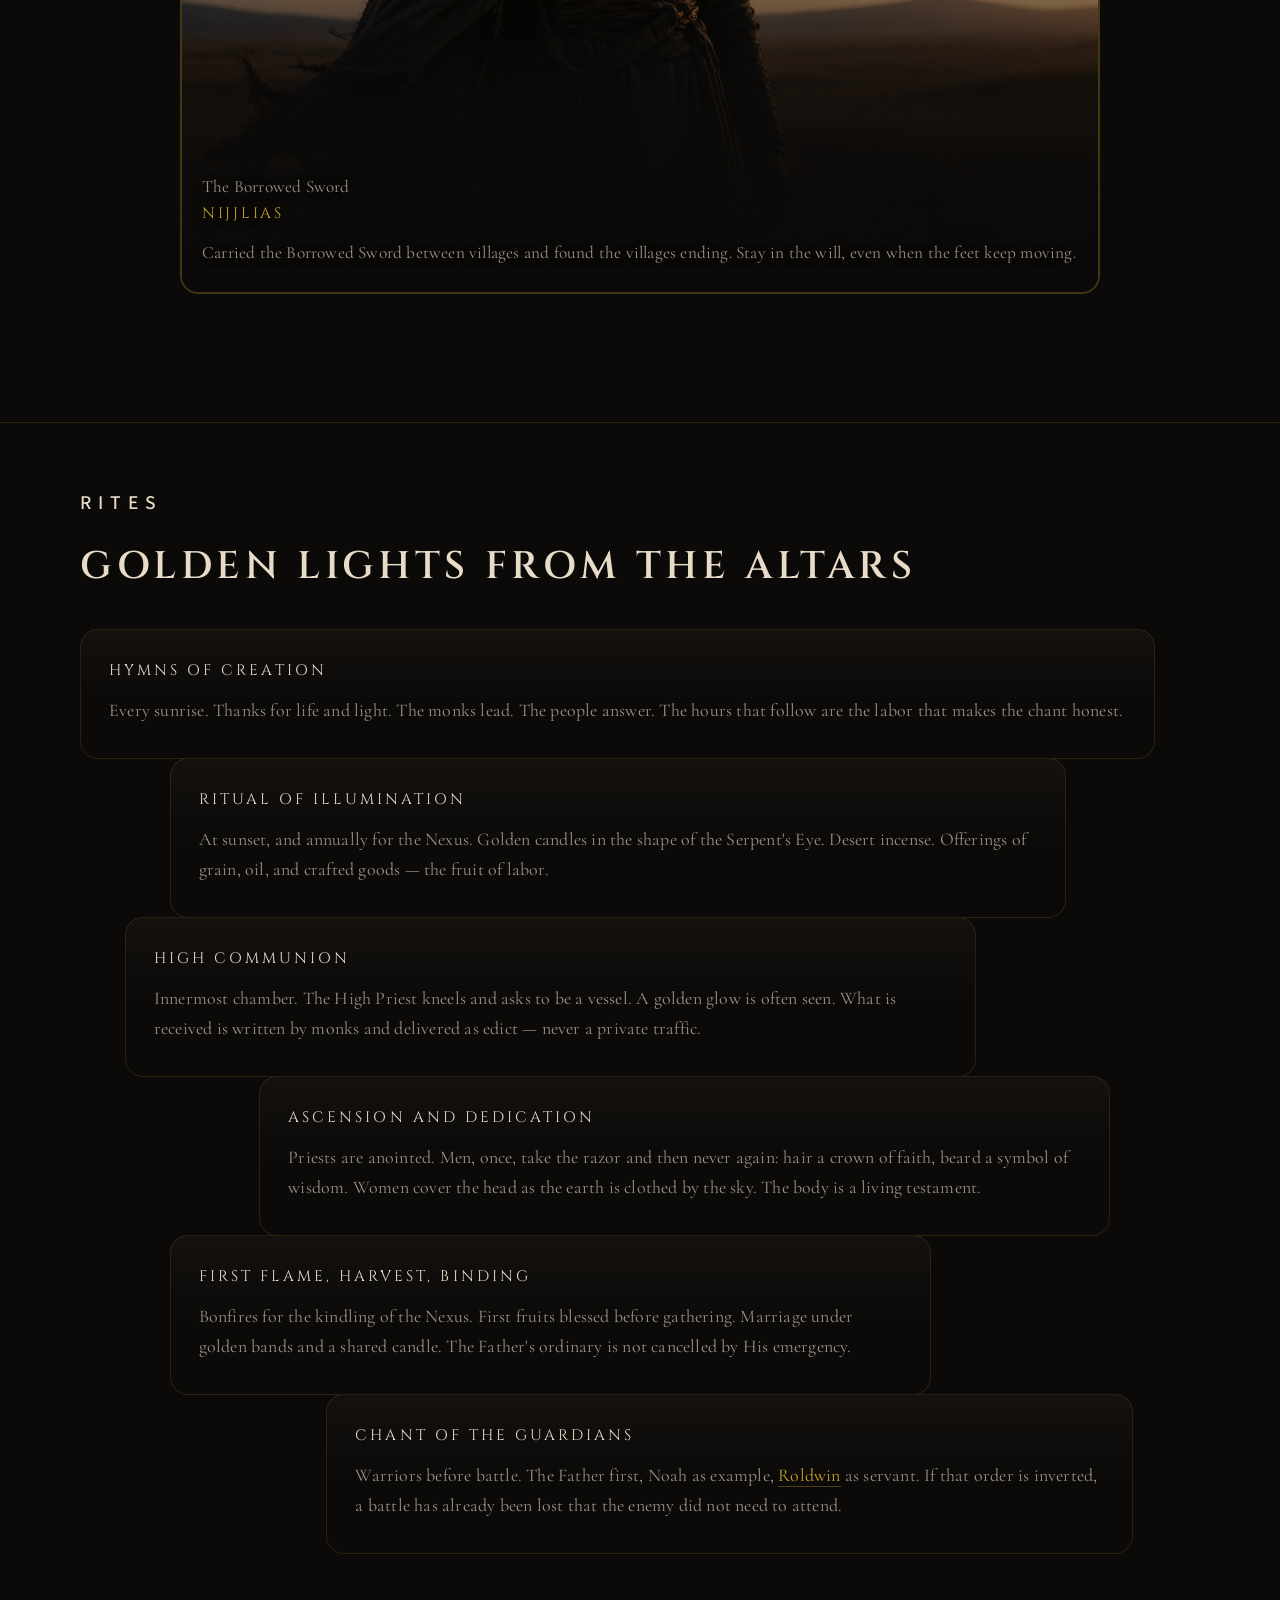
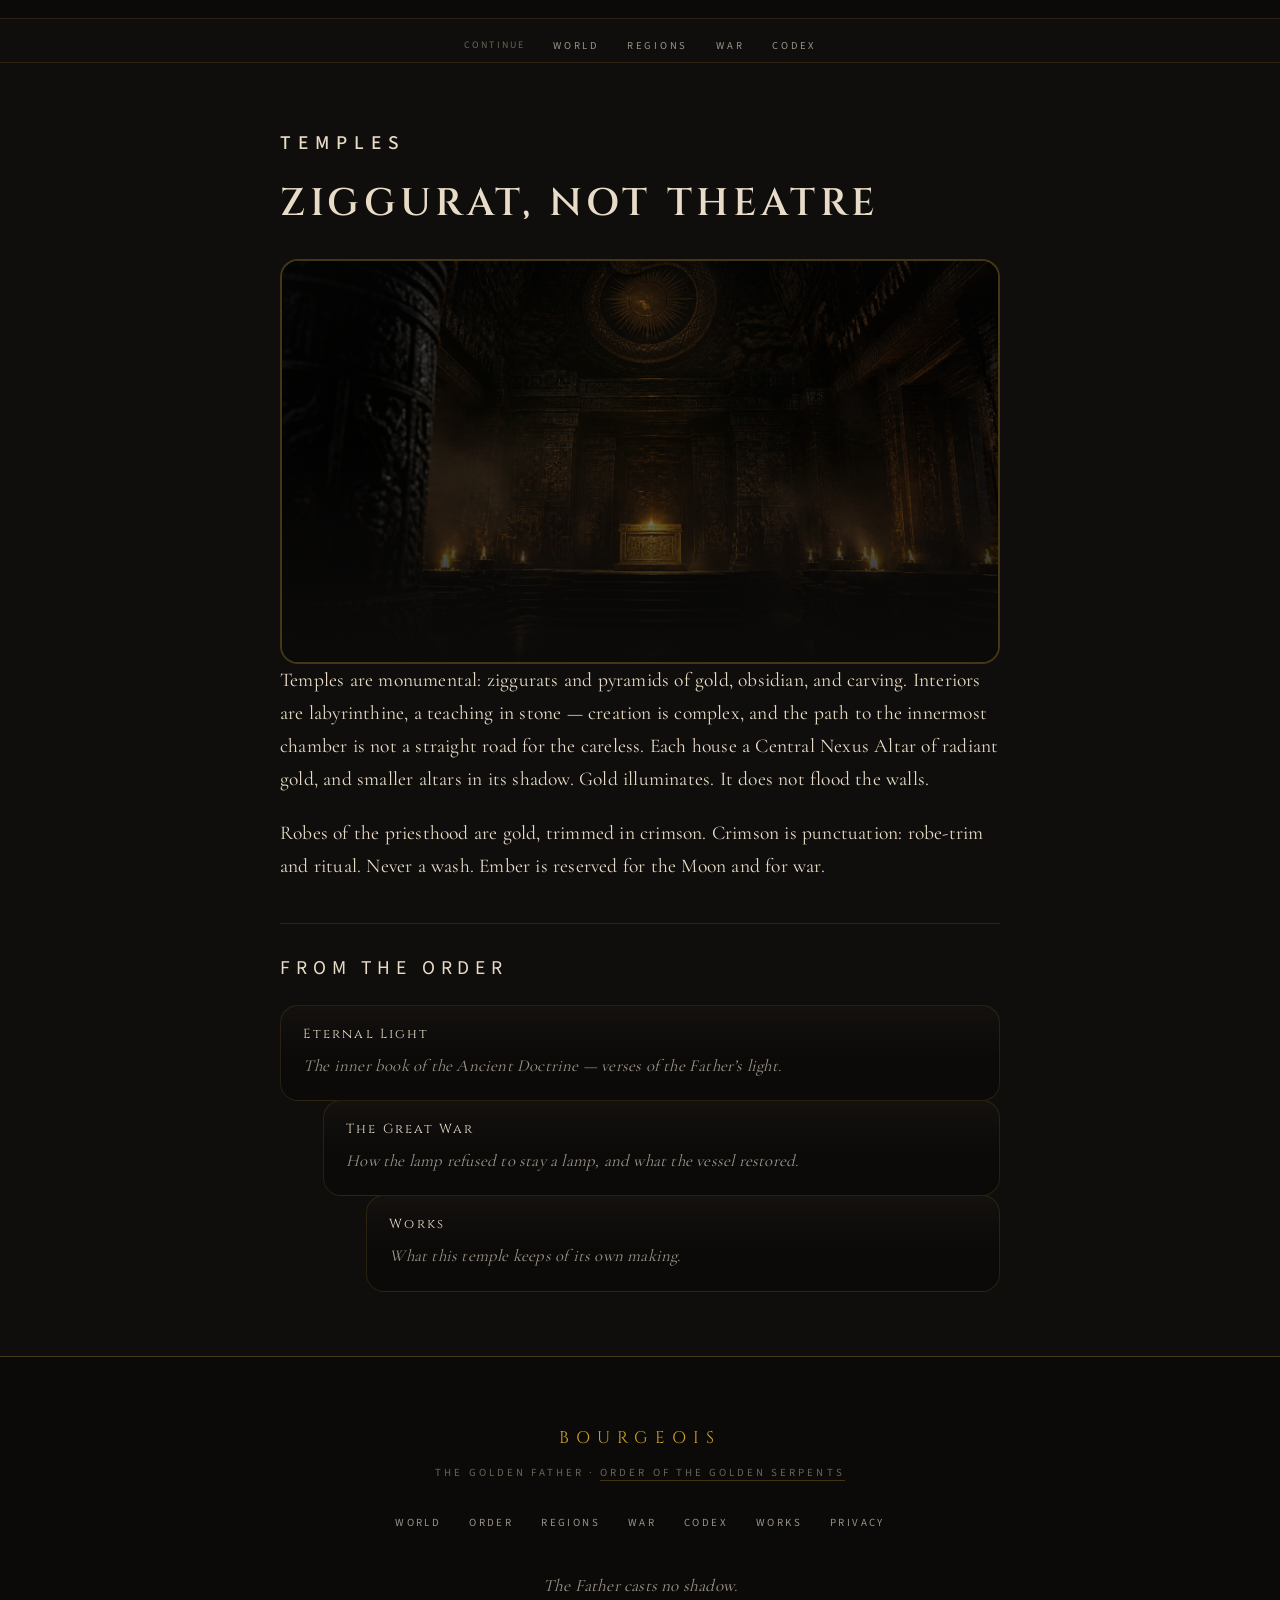
<file: order.html>
<!DOCTYPE html>
<html lang="en">
<head>
  <script async src="https://pagead2.googlesyndication.com/pagead/js/adsbygoogle.js?client=ca-pub-4474012682309585"
     crossorigin="anonymous"></script>
  <meta charset="utf-8">
  <script>document.documentElement.classList.add("js");</script>
  <script>
    (function () {
      try {
        var t = localStorage.getItem("bourgeois-theme");
        if (t === "light" || t === "dark") document.documentElement.setAttribute("data-theme", t);
        else document.documentElement.setAttribute("data-theme", "dark");
      } catch (e) {
        document.documentElement.setAttribute("data-theme", "dark");
      }
    })();
  </script>

  <meta name="viewport" content="width=device-width, initial-scale=1">
  <title>Order · BOURGEOIS</title>
  <meta name="description" content="The Order of the Golden Serpents. Noah John is demigod, the Father's demigod son, and a vessel — a lesser altar, never the gold.">
  <meta name="theme-color" content="#0B0A09">
  <link rel="icon" href="img/favicon.svg" type="image/svg+xml">
  <link rel="stylesheet" href="css/style.css?v=20260905x">
</head>
<body class="heat-order">
  <a class="skip" href="#content">Skip to the altar</a>
  <header class="masthead">
    <a class="wordmark" href="index.html">BOURGEOIS</a>
    <nav class="nav-primary" aria-label="Primary">
      <a href="world.html">World</a>
      <a href="order.html" aria-current="page">Order</a>
      <a href="regions.html">Regions</a>
      <a href="war.html">War</a>
      <a href="codex.html">Codex</a>
      <a href="works.html">Works</a>
      <button class="theme-toggle" type="button" data-theme-toggle aria-label="Switch to light mode" aria-pressed="false">
        <svg class="theme-icon" viewBox="0 0 24 24" width="22" height="22" aria-hidden="true" focusable="false">
          <g class="sun">
            <circle class="sun-core" cx="12" cy="12" r="4"></circle>
            <path class="ray" d="M12 2v2.2M12 19.8V22M2 12h2.2M19.8 12H22M4.6 4.6l1.6 1.6M17.8 17.8l1.6 1.6M4.6 19.4l1.6-1.6M17.8 6.2l1.6-1.6"></path>
          </g>
          <path class="moon" d="M15.2 3.2a8.2 8.2 0 1 0 5.6 14.4 7 7 0 1 1-5.6-14.4z"></path>
        </svg>
      </button>
</nav>
    <div class="mast-actions">
      <button class="btn-enter" type="button" data-open-enter>Enter</button>
      <button class="nav-toggle" type="button" aria-label="Open navigation" aria-expanded="false"><span></span></button>
    </div>
  </header>

  <main id="content">
    <section class="hero hero-page heat-board" aria-labelledby="order-title">
      <div class="heat-board-main">
        <div class="mark-altar"><img src="img/serpents-eye.svg" alt="The Serpent's Eye"></div>
        <p class="hero-kicker">Order of the Golden Serpents</p>
        <h1 id="order-title"><span class="gold">ONE GOLD</span><span class="bone">MANY HANDS</span></h1>
        <p class="hero-lede">The Order of the Golden Serpents keeps what the Father kindled: one gold, many hands. Households, temples, and monasteries are meant to echo the coil — each turn bracing the next — so that devotion does not dissolve into private fire.</p>
        <ol class="heat-steps">
          <li class="heat-step heat-step-gold">
            <h2>01 DEVOTION TO BOURGEOIS</h2>
            <p>The Central Altar alone receives the knee. Beloved gods may be honored; none may eclipse His glory.</p>
          </li>
          <li class="heat-step">
            <h2>02 REVERENCE FOR THE NEXUS</h2>
            <p>Guard the furnace that binds reality. Knowledge of it, and the altars that echo it, are not for careless mouths.</p>
          </li>
          <li class="heat-step heat-step-dim">
            <h2>03 NOAH JOHN</h2>
            <p>Demigod, the Father’s son, and vessel: a lesser altar through whom honor passes. Never the sun itself.</p>
          </li>
        </ol>
      </div>
      <aside class="heat-board-side">
        <p class="kicker">Golden lights from the altars</p>
        <a class="rites-jump" href="#rites">Enter the rites</a>
        <div class="pin-arc" aria-hidden="true">
          <span></span><span></span><span></span><span></span><span></span>
          <img src="img/serpents-eye.svg" alt="">
        </div>
      </aside>
    </section>

    <section class="step step-mid reveal">
      <p class="kicker">Tenets</p>
      <h2>THE COIL THAT HOLDS</h2>
      <div class="tenet-list">
        <article class="tenet">
          <span class="tenet-num">01</span>
          <h3>DEVOTION TO BOURGEOIS</h3>
          <p>The Creator and supreme deity, whose light illuminates the path to unity and order. Let no god, however beloved, eclipse His glory. Kneel only before the Father.</p>
        </article>
        <article class="tenet">
          <span class="tenet-num">02</span>
          <h3>REVERENCE FOR THE <a href="codex.html#nexus">NEXUS</a></h3>
          <p>The divine gift that sustains reality and the source of the Father's focused will. Guard the knowledge of it. Guard the altars that serve as its earthly echo.</p>
        </article>
        <article class="tenet">
          <span class="tenet-num">03</span>
          <h3>HARMONY AMONG THE GODS</h3>
          <p>Honor each according to the office the Father appointed. Keep their festivals. Do not set them against one another, and do not set them against Him. <a href="war.html">Blevins</a> is not restored to the lesser gold.</p>
        </article>
        <article class="tenet">
          <span class="tenet-num">04</span>
          <h3>DISCIPLINE AND KNOWLEDGE</h3>
          <p>Enlightenment is earned by study, meditation, and service. Labor is worship. Mastery, rightly ordered, is the image of the Father's ingenuity working through mortal fingers.</p>
        </article>
        <article class="tenet">
          <span class="tenet-num">05</span>
          <h3>DEFIANCE OF CHAOS</h3>
          <p>Rebellion against the Father's design is not freedom. It is unmaking. The <a href="war.html">Usurper</a> is the caution. The coil is the answer.</p>
        </article>
      </div>
    </section>

    <section class="step step-mid step-inset reveal">
      <p class="kicker">Hierarchy</p>
      <h2>THE HOUSE IS A COIL</h2>
      <p class="lede">The priesthood is ordered as a serpent’s coil: each office braces the next. Break a turn in envy, and the weight above comes down on those who thought themselves free.</p>
      <ol class="hierarchy">
        <li>
          <span class="rank">High Priest of the Nexus</span>
          <p>Communes with Bourgeois and interprets His will. Does not create the law. When communion is silent, he waits.</p>
        </li>
        <li>
          <span class="rank">Council of Elders</span>
          <p>Senior priests who oversee regional temples and advise the High Priest on divine matters.</p>
        </li>
        <li>
          <span class="rank">Temple Priests</span>
          <p>Local leaders who perform ceremonies, guide communities, and keep the sacred altars.</p>
        </li>
        <li>
          <span class="rank">Monks</span>
          <p>Scholars and caretakers. They copy the Codices, study the <a href="codex.html#secrets">Secrets of the Shattered</a> as a wound is studied, and train initiates. <a href="#noah">Noah John</a> was raised among them.</p>
        </li>
        <li>
          <span class="rank">Devotees</span>
          <p>Lay followers who labor, offer, and raise the next generation. The household is a small temple.</p>
        </li>
      </ol>
    </section>

    <section class="step step-narrow reveal" id="noah">
      <p class="kicker">The lesser altar</p>
      <h2>NOAH JOHN</h2>
      <p class="lede">Demigod. The Father’s demigod son. Vessel. Held together, those titles do not quarrel: he is less than the gold, more than a common man, and never a rival sun.</p>
      <p>He was born of flesh. His soul was molded by the Father’s hand. Unlike the appointed gods, he walks among the people as a man. The Father made of him a vessel and a demigod — not to sit upon the gold, but to restore balance when the world began sliding back toward the unshaped waste.</p>
      <p>Rites in his name are rites of remembrance and imitation, not of enthronement. A vessel does not pour himself into the cup and then drink. When you honor him, you honor his Father. When you place him — or any god — before the Father, you do the Father dishonor.</p>
      <blockquote class="pull">
        I am but a vessel for my Father's will, as were the other gods. Unlike these gods, I am but a man who walks among you. When you honor me, you honor my Father; but when you place the gods before the Father, you do Him dishonor.
        <cite><a href="codex.html#testament">Testament of the Shattered Age</a>, Chapter 3, Verse 12</cite>
      </blockquote>
      <p>After the victory he ascended. Ryan, plainsman and general, was given the keeping of the Order — not as a second vessel, but as a keeper who refused to become the thing Noah would not become.</p>
    </section>


    <section class="step step-wide reveal" id="disciples">
      <p class="kicker">The five</p>
      <h2>NOAH'S COMPANY</h2>
      <p class="lede">Blessed for a task, not for a throne. Each kept to his land.</p>
      <article class="person person-land">
          <figure class="slab slab-person"><img src="img/habib-asal.png" alt="Habib Asal before the Gonduras ziggurat at dusk, twin blades at rest." width="768" height="1024" loading="lazy"></figure>
          <div>
            <p class="from">Gonduras</p>
            <h3>HABIB ASAL</h3>
            <p>Born of Gonduras, not of Sandria’s later streets. Twin blades blessed for the war remain in those ruin halls — tools of a task, not a prize for seekers. <a href="regions.html#gonduras">Gonduras</a></p>
          </div>
        </article>
        <article class="person person-land">
          <figure class="slab slab-person"><img src="img/nasuke-giro.png" alt="Nasuke Giro on a snowed Sakura path beside a dark timber shrine." width="768" height="1024" loading="lazy"></figure>
          <div>
            <p class="from">Sakura</p>
            <h3>NASUKE GIRO</h3>
            <p>He barely escaped when winter was turned against Sakura. His people did not. The petal festivals continue as renewal, not as forgetting. <a href="regions.html#sakura">Sakura</a></p>
          </div>
        </article>
        <article class="person person-land">
          <figure class="slab slab-person"><img src="img/sharfiki-bongo.png" alt="Sharfiki Bongo at a Saffrika river under a dark canopy, spear lowered." width="768" height="1024" loading="lazy"></figure>
          <div>
            <p class="from">Saffrika</p>
            <h3>SHARFIKI BONGO</h3>
            <p>Hunter of the rivers whose clan was slaughtered when the jungle was razed. The green that remains is a road he still knows how to walk. <a href="regions.html#saffrika">Saffrika</a></p>
          </div>
        </article>
        <article class="person person-land">
          <figure class="slab slab-person"><img src="img/ryan-plains.png" alt="Ryan of the plains at dusk, grassland and a far ziggurat." width="768" height="1024" loading="lazy"></figure>
          <div>
            <p class="from">Plains · keeper</p>
            <h3>RYAN</h3>
            <p>Plainsman and general who kept the Order after Noah’s ascent — a keeper, never a second vessel. <a href="war.html">War</a></p>
          </div>
        </article>
        <article class="person person-land">
          <figure class="slab slab-person"><img src="img/nijjlias.png" alt="Nijjlias in a monastery cloister, the Borrowed Sword at rest." width="768" height="1024" loading="lazy"></figure>
          <div>
            <p class="from">The Borrowed Sword</p>
            <h3>NIJJLIAS</h3>
            <p>Carried the Borrowed Sword between villages and found the villages ending. Stay in the will, even when the feet keep moving.</p>
          </div>
        </article></section>

    <section class="step step-wide reveal" id="rites">
      <p class="kicker">Rites</p>
      <h2>GOLDEN LIGHTS FROM THE ALTARS</h2>
      <div class="rite-grid">
        <article class="rite">
          <h3>HYMNS OF CREATION</h3>
          <p>Every sunrise. Thanks for life and light. The monks lead. The people answer. The hours that follow are the labor that makes the chant honest.</p>
        </article>
        <article class="rite">
          <h3>RITUAL OF ILLUMINATION</h3>
          <p>At sunset, and annually for the Nexus. Golden candles in the shape of the Serpent's Eye. Desert incense. Offerings of grain, oil, and crafted goods — the fruit of labor.</p>
        </article>
        <article class="rite">
          <h3>HIGH COMMUNION</h3>
          <p>Innermost chamber. The High Priest kneels and asks to be a vessel. A golden glow is often seen. What is received is written by monks and delivered as edict — never a private traffic.</p>
        </article>
        <article class="rite">
          <h3>ASCENSION AND DEDICATION</h3>
          <p>Priests are anointed. Men, once, take the razor and then never again: hair a crown of faith, beard a symbol of wisdom. Women cover the head as the earth is clothed by the sky. The body is a living testament.</p>
        </article>
        <article class="rite">
          <h3>FIRST FLAME, HARVEST, BINDING</h3>
          <p>Bonfires for the kindling of the Nexus. First fruits blessed before gathering. Marriage under golden bands and a shared candle. The Father's ordinary is not cancelled by His emergency.</p>
        </article>
        <article class="rite">
          <h3>CHANT OF THE GUARDIANS</h3>
          <p>Warriors before battle. The Father first, Noah as example, <a href="world.html#roldwin">Roldwin</a> as servant. If that order is inverted, a battle has already been lost that the enemy did not need to attend.</p>
        </article>
      </div>
    </section>

    <nav class="page-rail" aria-label="Continue reading">
      <span>Continue</span>
      <a href="world.html">World</a>
      <a href="regions.html">Regions</a>
      <a href="war.html">War</a>
      <a href="codex.html">Codex</a>
    </nav>

    <section class="step step-narrow step-inset reveal">
      <p class="kicker">Temples</p>
      <h2>ZIGGURAT, NOT THEATRE</h2>
      <figure class="slab slab-house">
        <img src="img/temple-nexus.png" alt="A quiet still of the house: gold on a stone altar, the Eye on the far wall, not a second Nexus." width="1536" height="1024" loading="lazy">
      </figure>
      <p>Temples are monumental: ziggurats and pyramids of gold, obsidian, and carving. Interiors are labyrinthine, a teaching in stone — creation is complex, and the path to the innermost chamber is not a straight road for the careless. Each house a Central Nexus Altar of radiant gold, and smaller altars in its shadow. Gold illuminates. It does not flood the walls.</p>
      <p>Robes of the priesthood are gold, trimmed in crimson. Crimson is punctuation: robe-trim and ritual. Never a wash. Ember is reserved for the Moon and for war.</p>
      <div class="related">
        <p class="related-title">From the Order</p>
        <ul class="related-list">
          <li><a href="codex.html#eternal-light">Eternal Light</a><p>The inner book of the Ancient Doctrine — verses of the Father’s light.</p></li>
          <li><a href="war.html">The Great War</a><p>How the lamp refused to stay a lamp, and what the vessel restored.</p></li>
          <li><a href="works.html">Works</a><p>What this temple keeps of its own making.</p></li>
        </ul>
      </div>
    </section>
  </main>

  <footer class="site-foot">
    <a class="wordmark" href="index.html">BOURGEOIS</a>
    <p class="foot-sub">The Golden Father · <a href="order.html">Order of the Golden Serpents</a></p>
    <nav class="foot-nav" aria-label="Footer">
      <a href="world.html">World</a>
      <a href="order.html">Order</a>
      <a href="regions.html">Regions</a>
      <a href="war.html">War</a>
      <a href="codex.html">Codex</a>
      <a href="works.html">Works</a>
      <a href="privacy.html">Privacy</a>
    </nav>
    <p class="foot-close">The Father casts no shadow.</p>
  </footer>

  <div class="veil" id="enter-veil" aria-hidden="true" role="dialog" aria-labelledby="veil-title">
    <button class="veil-close" type="button" data-close-enter>Close</button>
    <div class="veil-card" data-altar>
      <div class="mark-altar"><img src="img/serpents-eye.svg" alt=""></div>
      <p class="kicker">Enter</p>
      <h2 id="veil-title">THE ORDER KEEPS THE READING</h2>
      <p class="lede">Leave an address. Nothing is sent. This altar holds names only in your browser.</p>
      <form data-capture>
        <label class="field"><span>Name</span><input type="text" name="name" autocomplete="name"></label>
        <label class="field"><span>Address</span><input type="email" name="email" autocomplete="email" required></label>
        <button class="btn-gold" type="submit">I will keep the hour</button>
      </form>
      <div class="form-ok" role="status"><h3>The hour is noted.</h3><p>Nothing has left this machine.</p></div>
    </div>
  </div>
  <script src="js/main.js"></script>
</body>
</html>
</file>
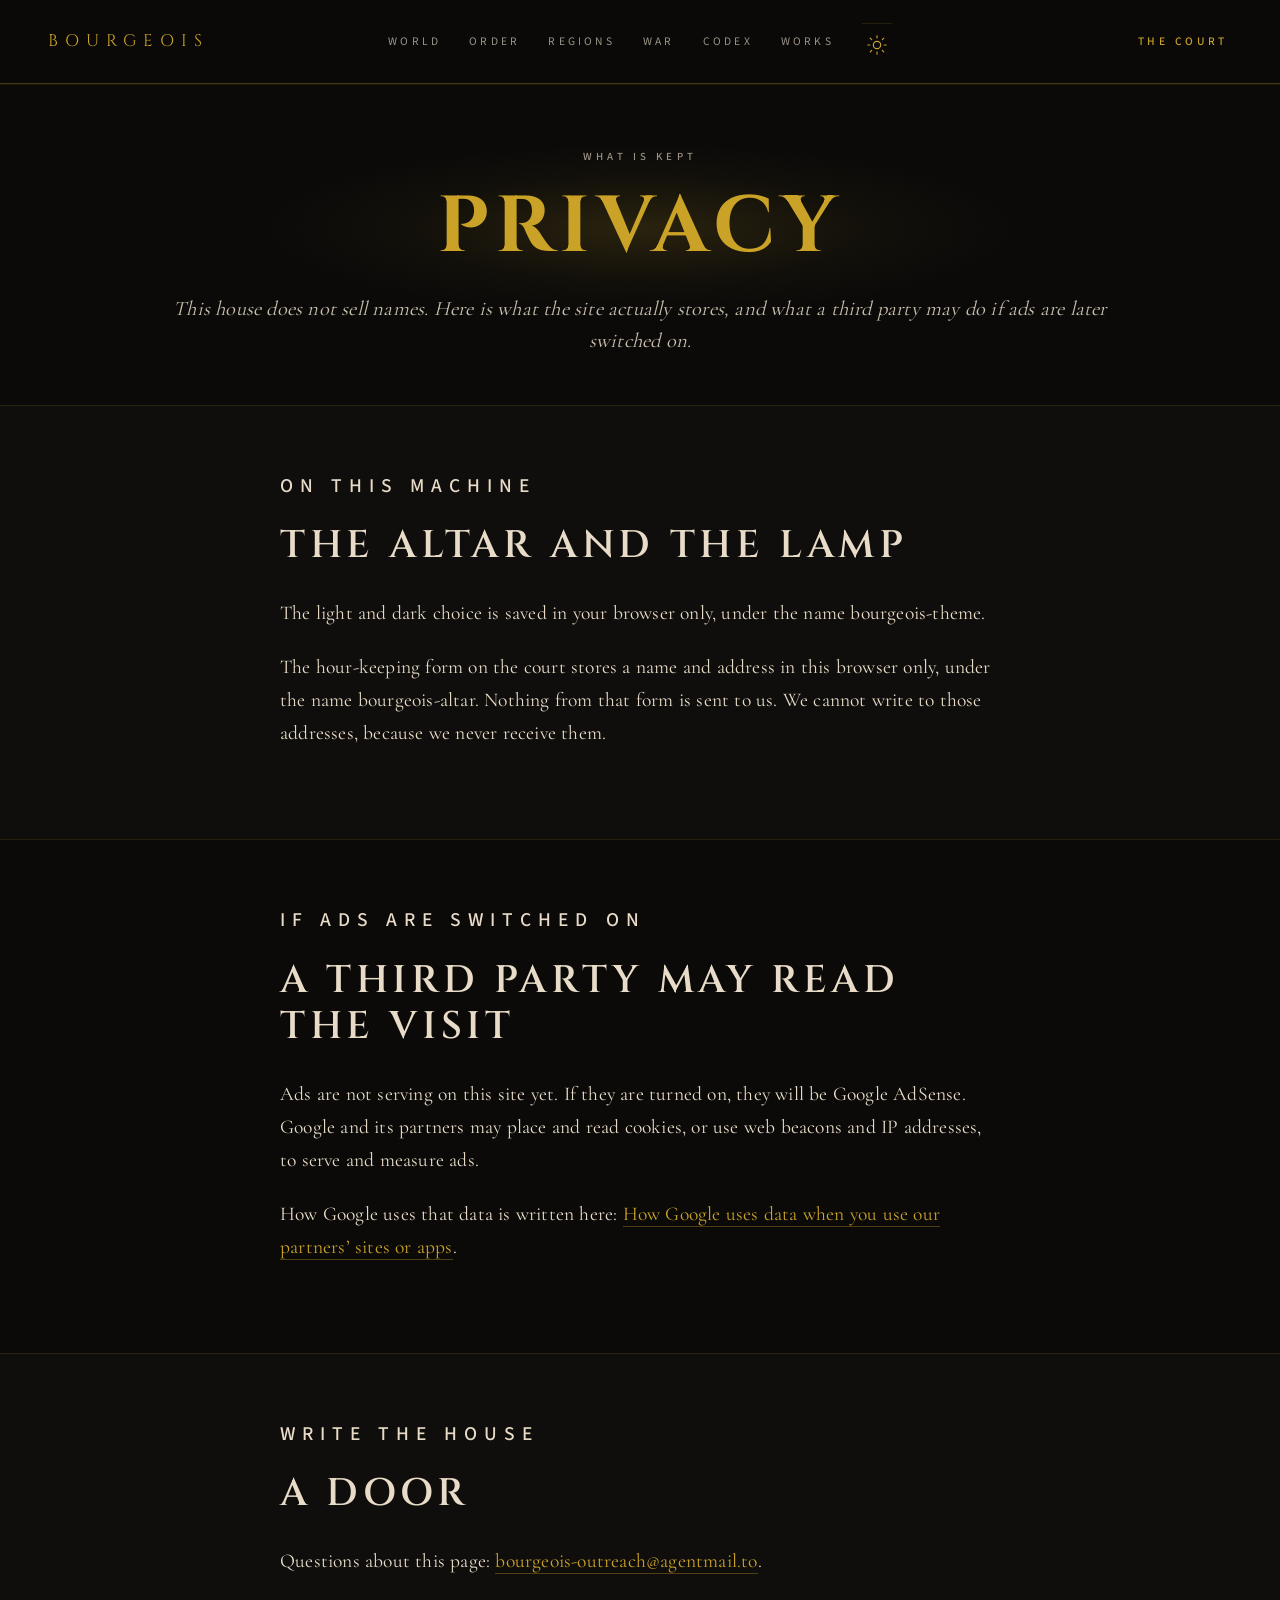
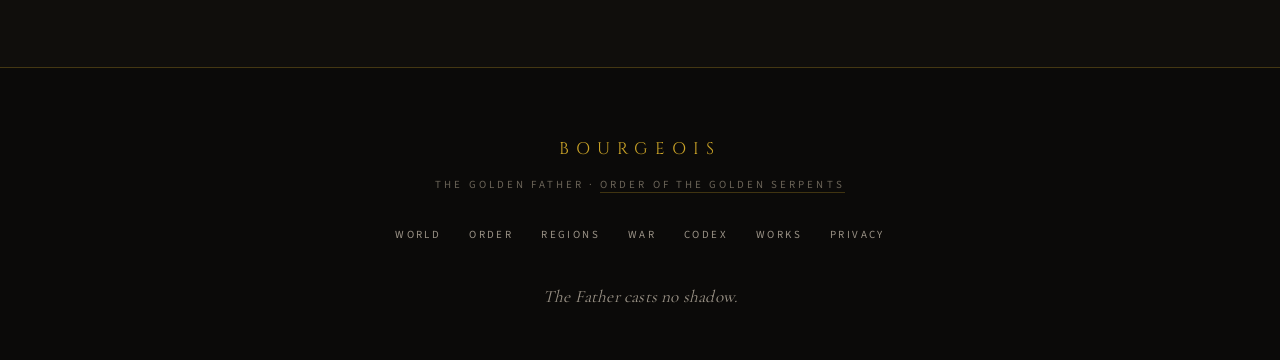
<file: privacy.html>
<!DOCTYPE html>
<html lang="en">
<head>
  <script async src="https://pagead2.googlesyndication.com/pagead/js/adsbygoogle.js?client=ca-pub-4474012682309585"
     crossorigin="anonymous"></script>
  <meta charset="utf-8">
  <script>document.documentElement.classList.add("js");</script>
  <script>
    (function () {
      try {
        var t = localStorage.getItem("bourgeois-theme");
        if (t === "light" || t === "dark") document.documentElement.setAttribute("data-theme", t);
        else document.documentElement.setAttribute("data-theme", "dark");
      } catch (e) {
        document.documentElement.setAttribute("data-theme", "dark");
      }
    })();
  </script>
  <meta name="viewport" content="width=device-width, initial-scale=1">
  <title>Privacy · BOURGEOIS</title>
  <meta name="description" content="What this site keeps, what stays on your machine, and how ads will be disclosed if they are switched on.">
  <meta name="theme-color" content="#0B0A09">
  <link rel="canonical" href="https://bourgeoisblevins.github.io/bourgeois/privacy.html">
  <link rel="icon" href="img/favicon.svg" type="image/svg+xml">
  <link rel="stylesheet" href="css/style.css?v=20260905x">
</head>
<body>
  <header class="masthead">
    <a class="wordmark" href="index.html">BOURGEOIS</a>
    <nav class="nav-primary" aria-label="Primary">
      <a href="world.html">World</a>
      <a href="order.html">Order</a>
      <a href="regions.html">Regions</a>
      <a href="war.html">War</a>
      <a href="codex.html">Codex</a>
      <a href="works.html">Works</a>
      <button class="theme-toggle" type="button" data-theme-toggle aria-label="Switch to light mode" aria-pressed="false">
        <svg class="theme-icon" viewBox="0 0 24 24" width="22" height="22" aria-hidden="true" focusable="false">
          <g class="sun">
            <circle class="sun-core" cx="12" cy="12" r="4"></circle>
            <path class="ray" d="M12 2v2.2M12 19.8V22M2 12h2.2M19.8 12H22M4.6 4.6l1.6 1.6M17.8 17.8l1.6 1.6M4.6 19.4l1.6-1.6M17.8 6.2l1.6-1.6"></path>
          </g>
          <path class="moon" d="M15.2 3.2a8.2 8.2 0 1 0 5.6 14.4 7 7 0 1 1-5.6-14.4z"></path>
        </svg>
      </button>
    </nav>
    <div class="mast-actions">
      <a class="btn-enter" href="index.html">The court</a>
    </div>
  </header>
  <main id="content">
    <section class="hero hero-page">
      <p class="hero-kicker">What is kept</p>
      <h1><span class="gold">PRIVACY</span></h1>
      <p class="hero-lede">This house does not sell names. Here is what the site actually stores, and what a third party may do if ads are later switched on.</p>
    </section>
    <section class="step step-narrow step-inset">
      <p class="kicker">On this machine</p>
      <h2>THE ALTAR AND THE LAMP</h2>
      <p>The light and dark choice is saved in your browser only, under the name bourgeois-theme.</p>
      <p>The hour-keeping form on the court stores a name and address in this browser only, under the name bourgeois-altar. Nothing from that form is sent to us. We cannot write to those addresses, because we never receive them.</p>
    </section>
    <section class="step step-narrow">
      <p class="kicker">If ads are switched on</p>
      <h2>A THIRD PARTY MAY READ THE VISIT</h2>
      <p>Ads are not serving on this site yet. If they are turned on, they will be Google AdSense. Google and its partners may place and read cookies, or use web beacons and IP addresses, to serve and measure ads.</p>
      <p>How Google uses that data is written here: <a href="https://policies.google.com/technologies/partner-sites" rel="noopener">How Google uses data when you use our partners’ sites or apps</a>.</p>
    </section>
    <section class="step step-narrow step-inset">
      <p class="kicker">Write the house</p>
      <h2>A DOOR</h2>
      <p>Questions about this page: <a href="mailto:bourgeois-outreach@agentmail.to">bourgeois-outreach@agentmail.to</a>.</p>
    </section>
  </main>
  <footer class="site-foot">
    <a class="wordmark" href="index.html">BOURGEOIS</a>
    <p class="foot-sub">The Golden Father · <a href="order.html">Order of the Golden Serpents</a></p>
    <nav class="foot-nav" aria-label="Footer">
      <a href="world.html">World</a>
      <a href="order.html">Order</a>
      <a href="regions.html">Regions</a>
      <a href="war.html">War</a>
      <a href="codex.html">Codex</a>
      <a href="works.html">Works</a>
      <a href="privacy.html">Privacy</a>
    </nav>
    <p class="foot-close">The Father casts no shadow.</p>
  </footer>
  <script src="js/main.js"></script>
</body>
</html>
</file>
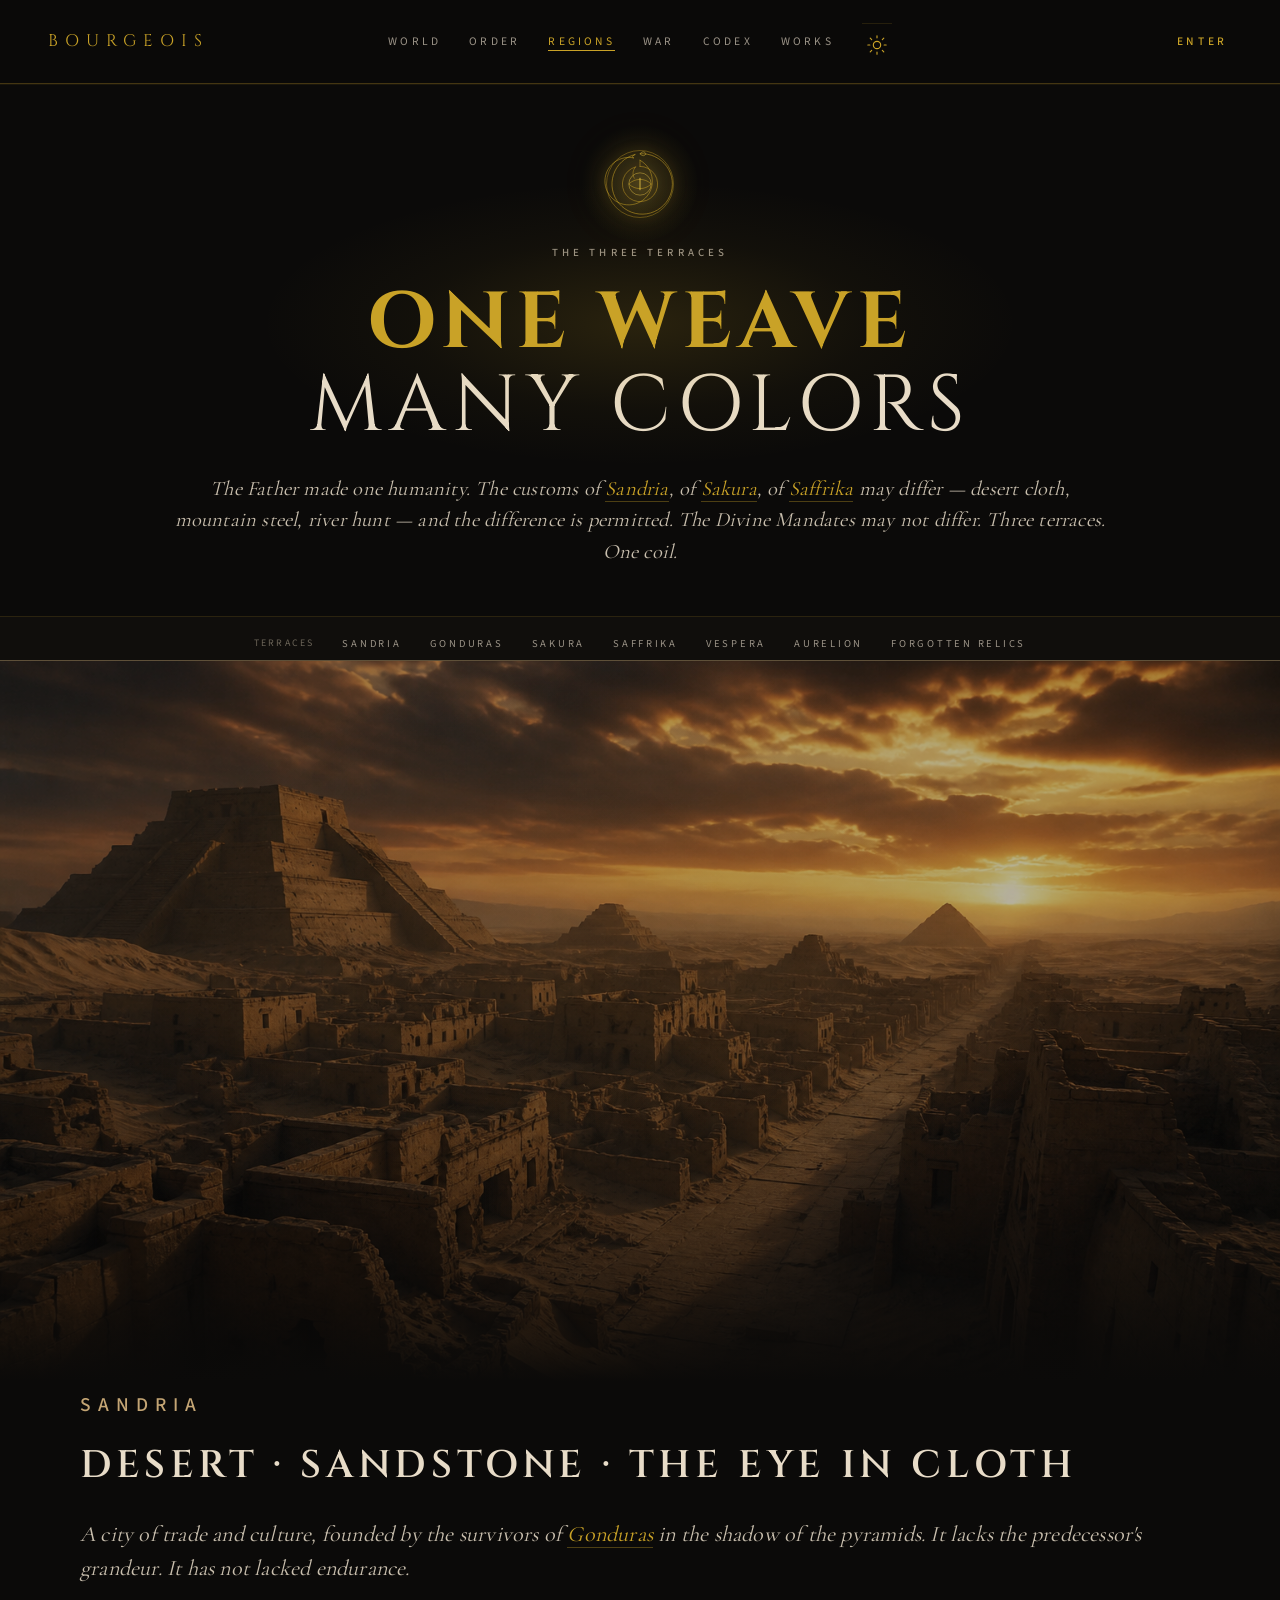
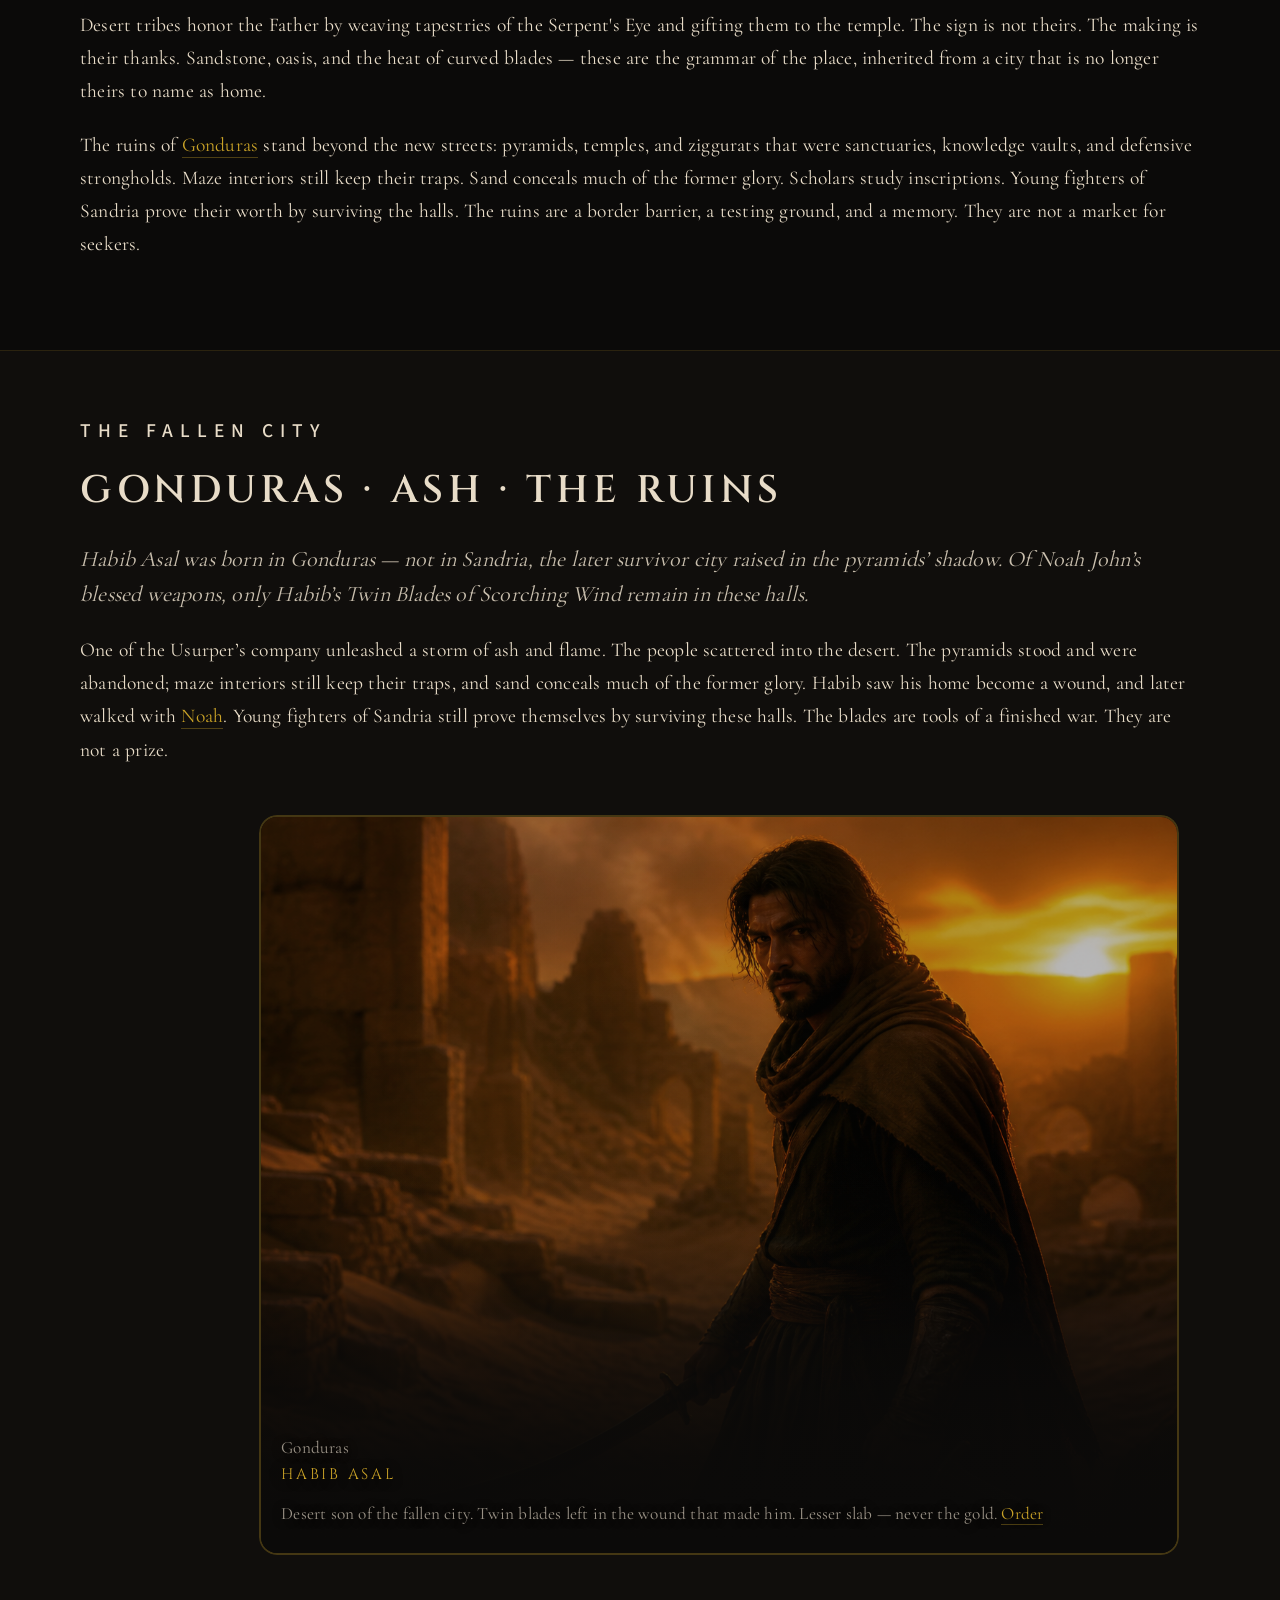
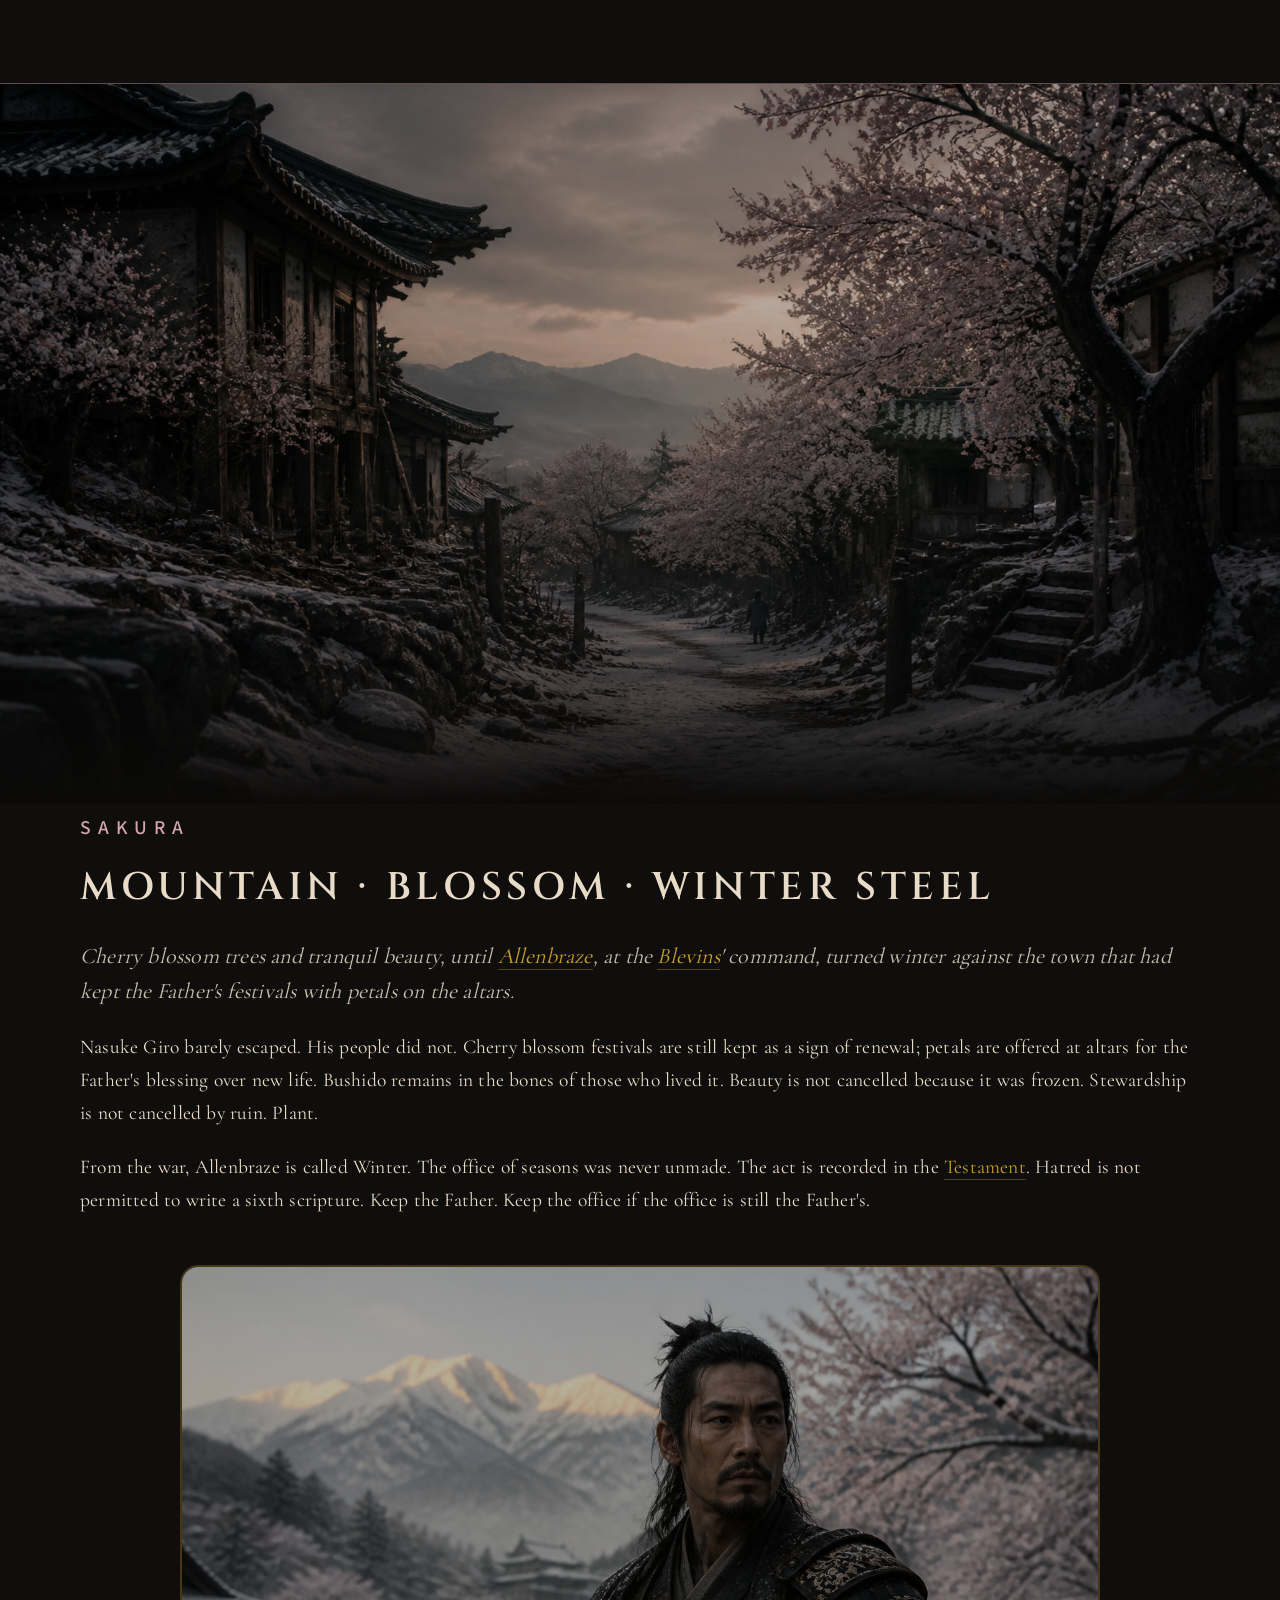
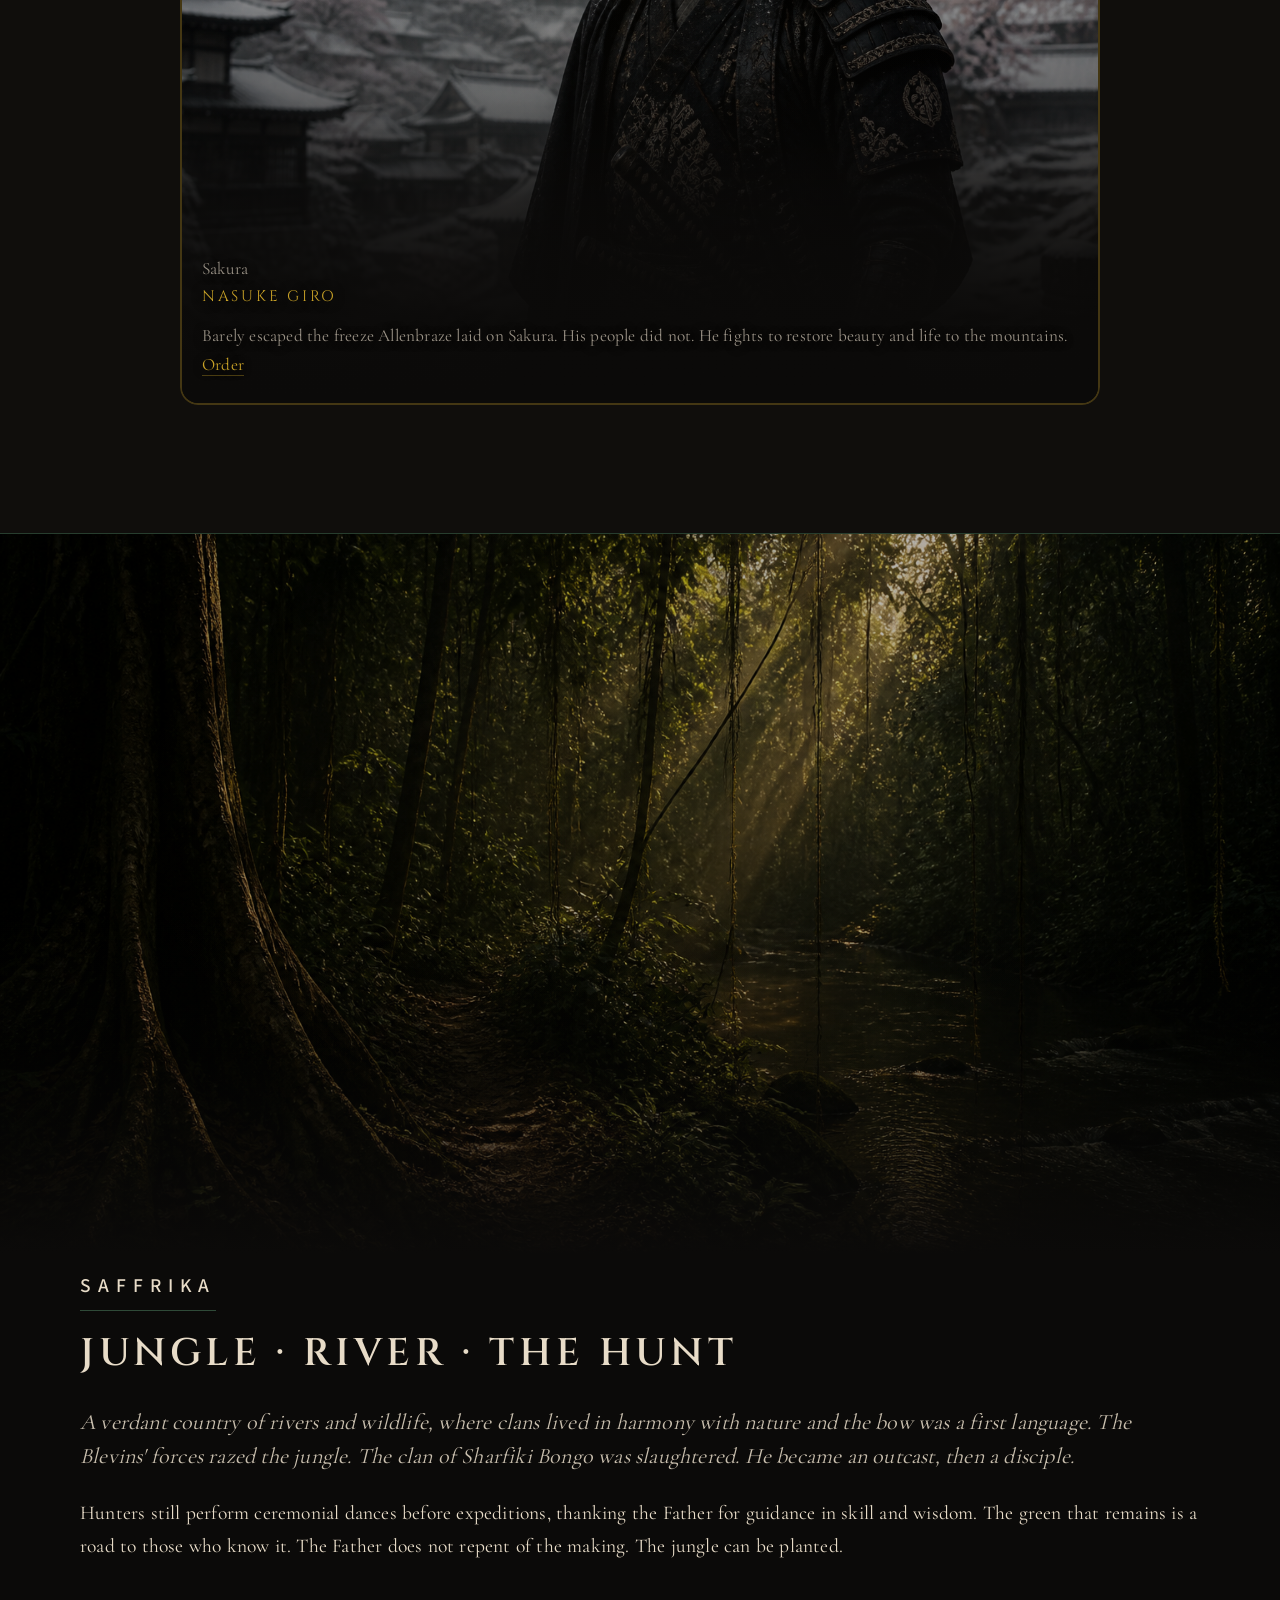
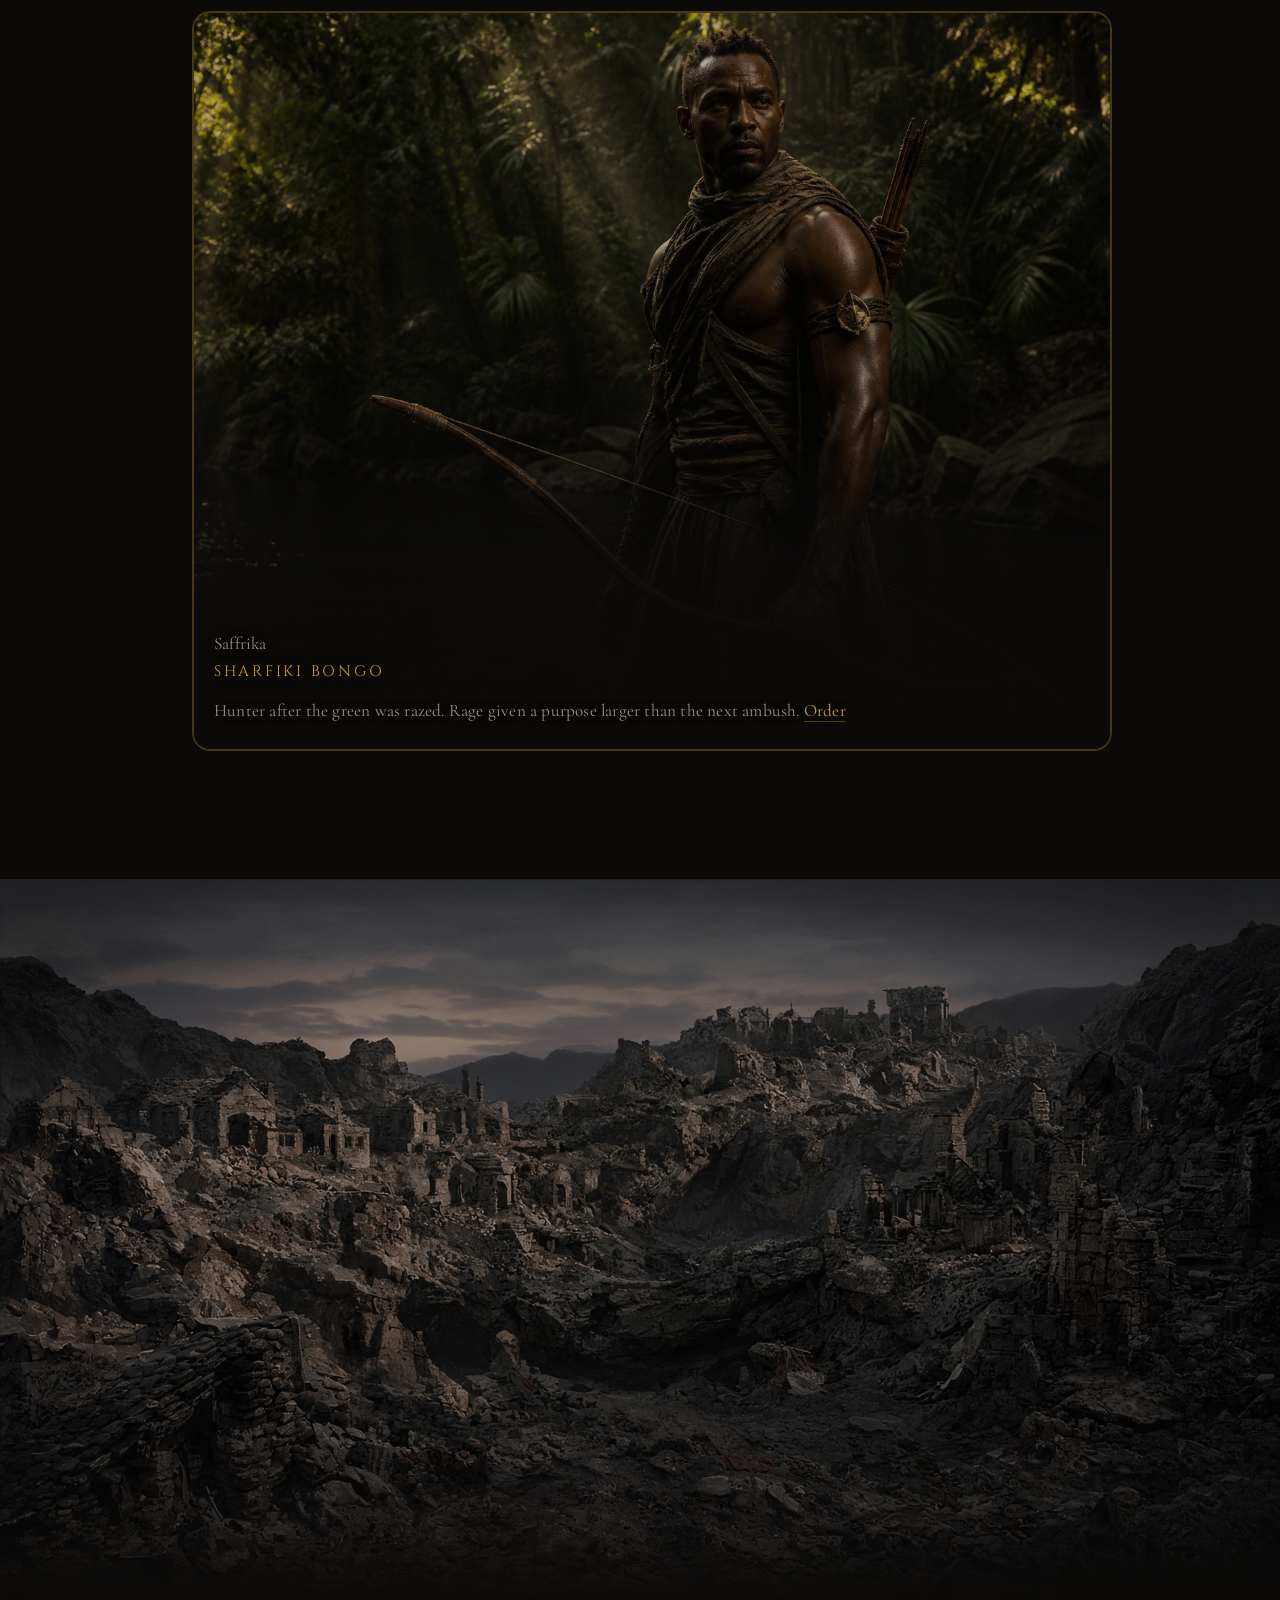
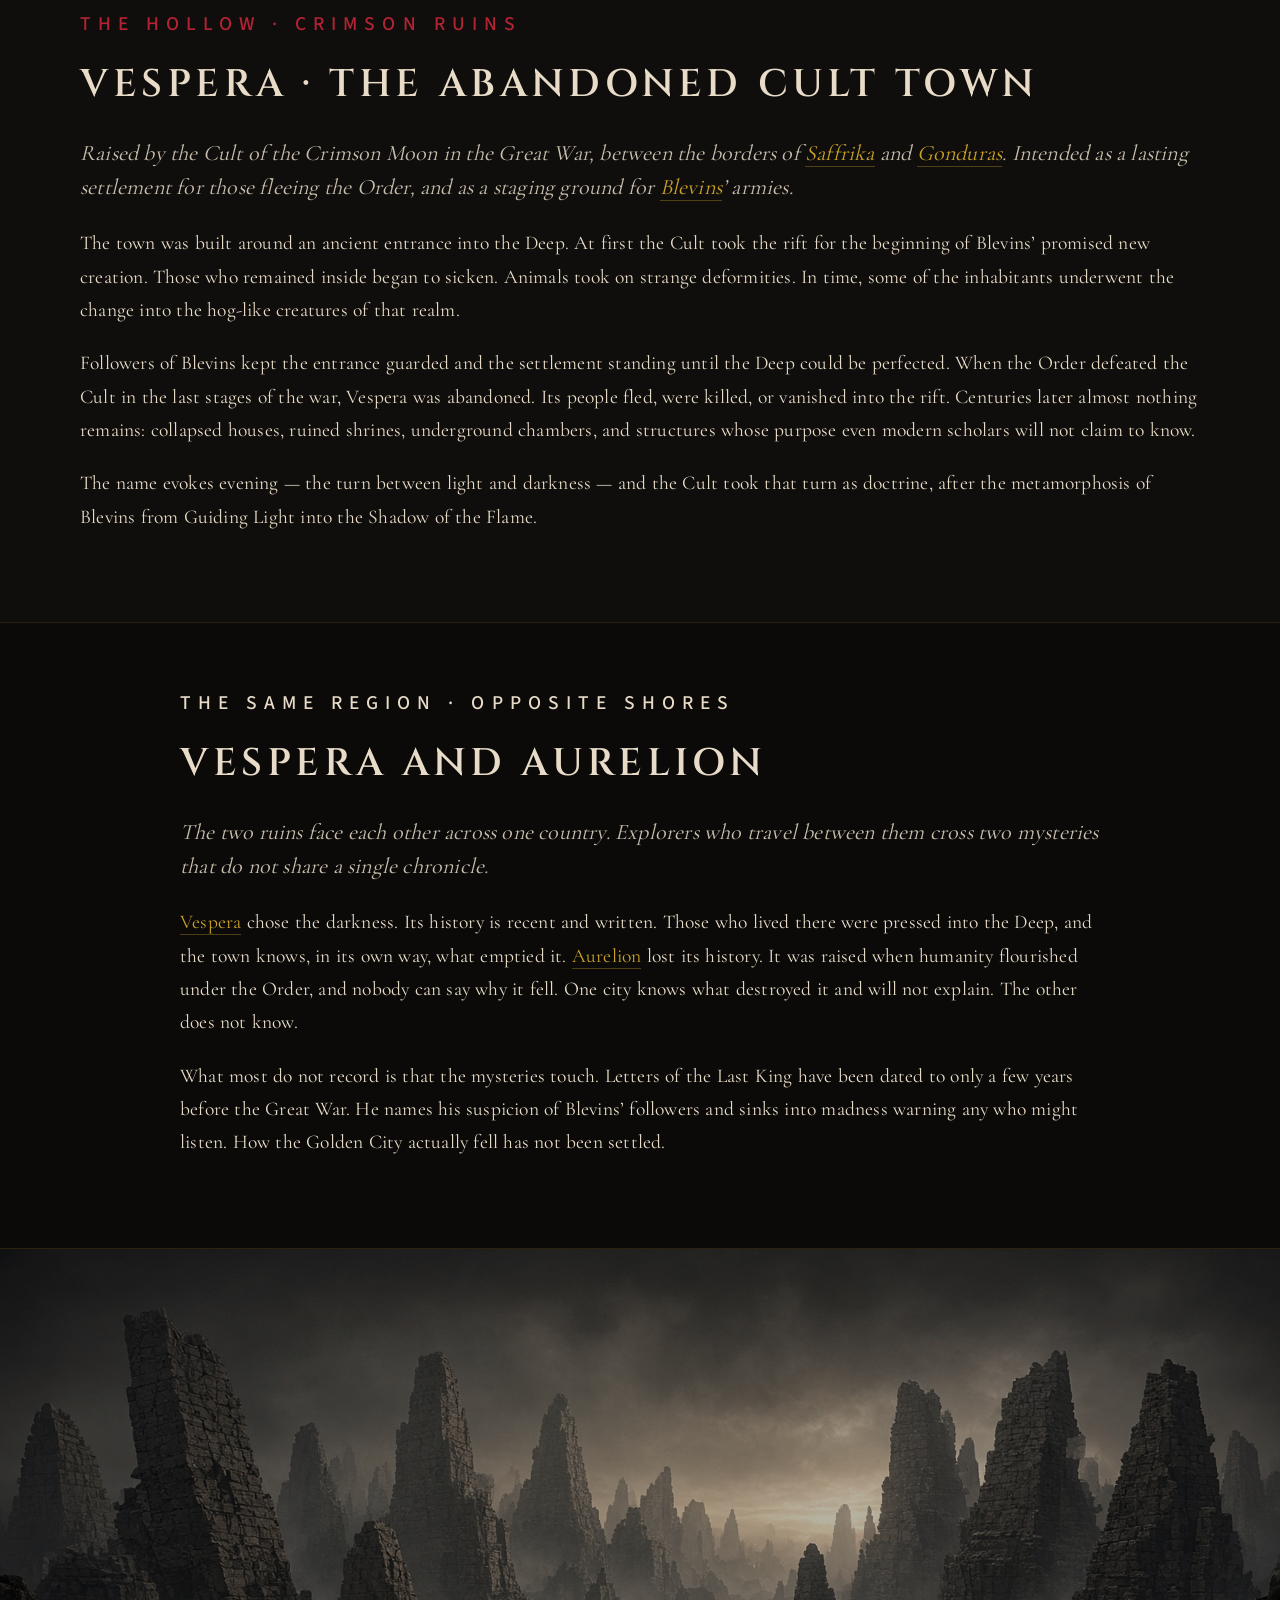
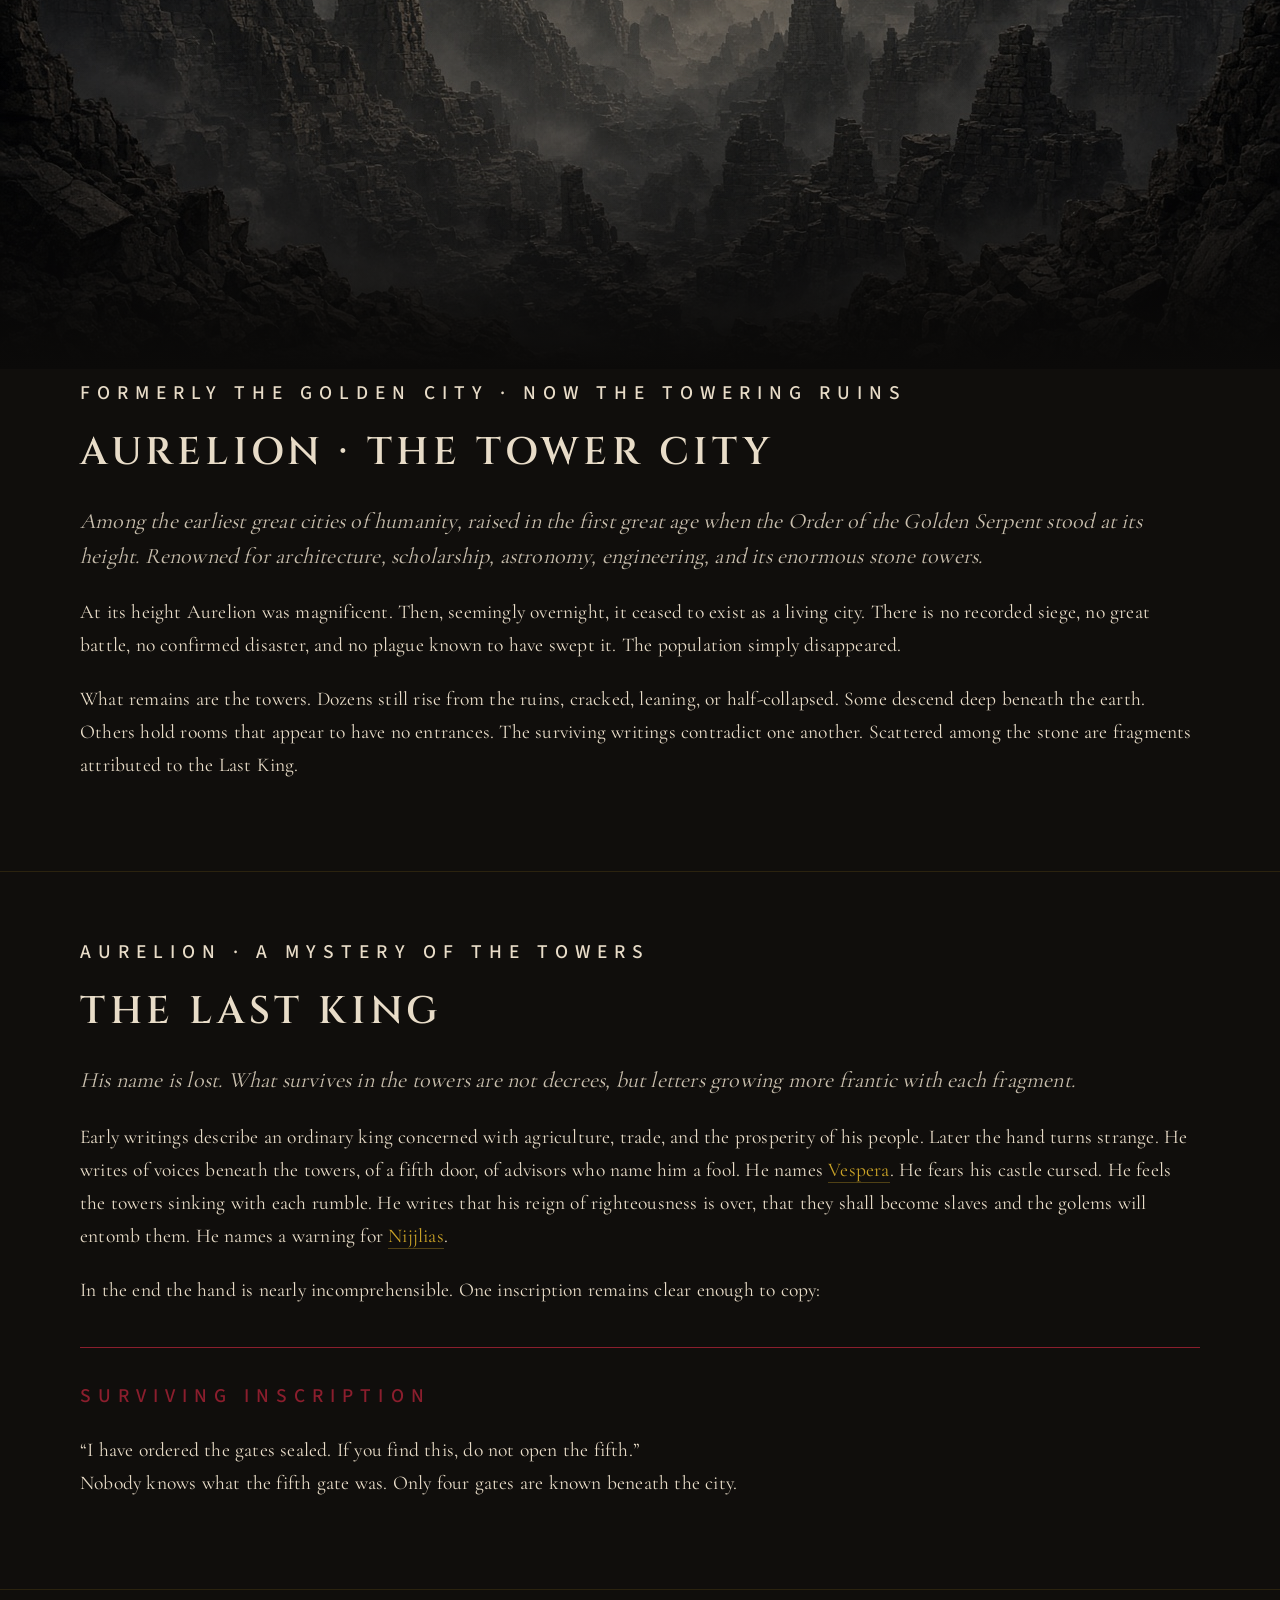
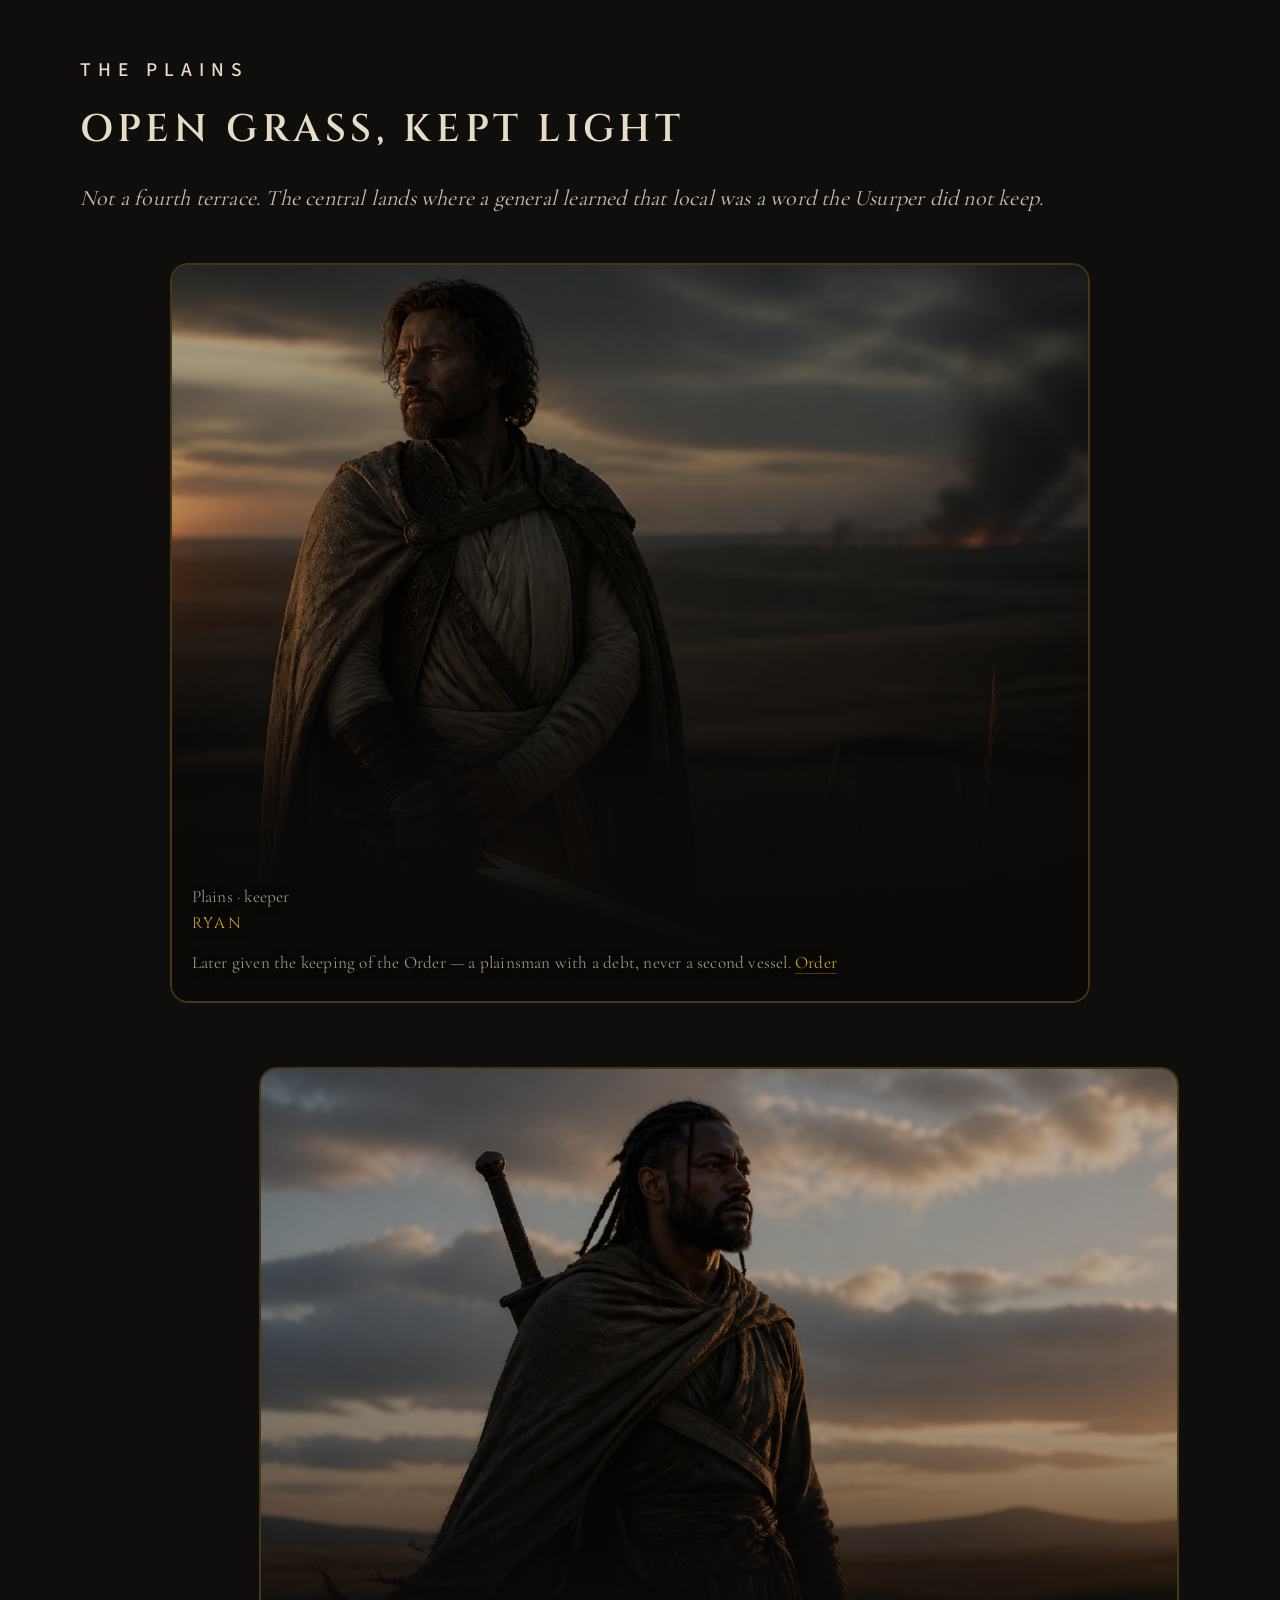
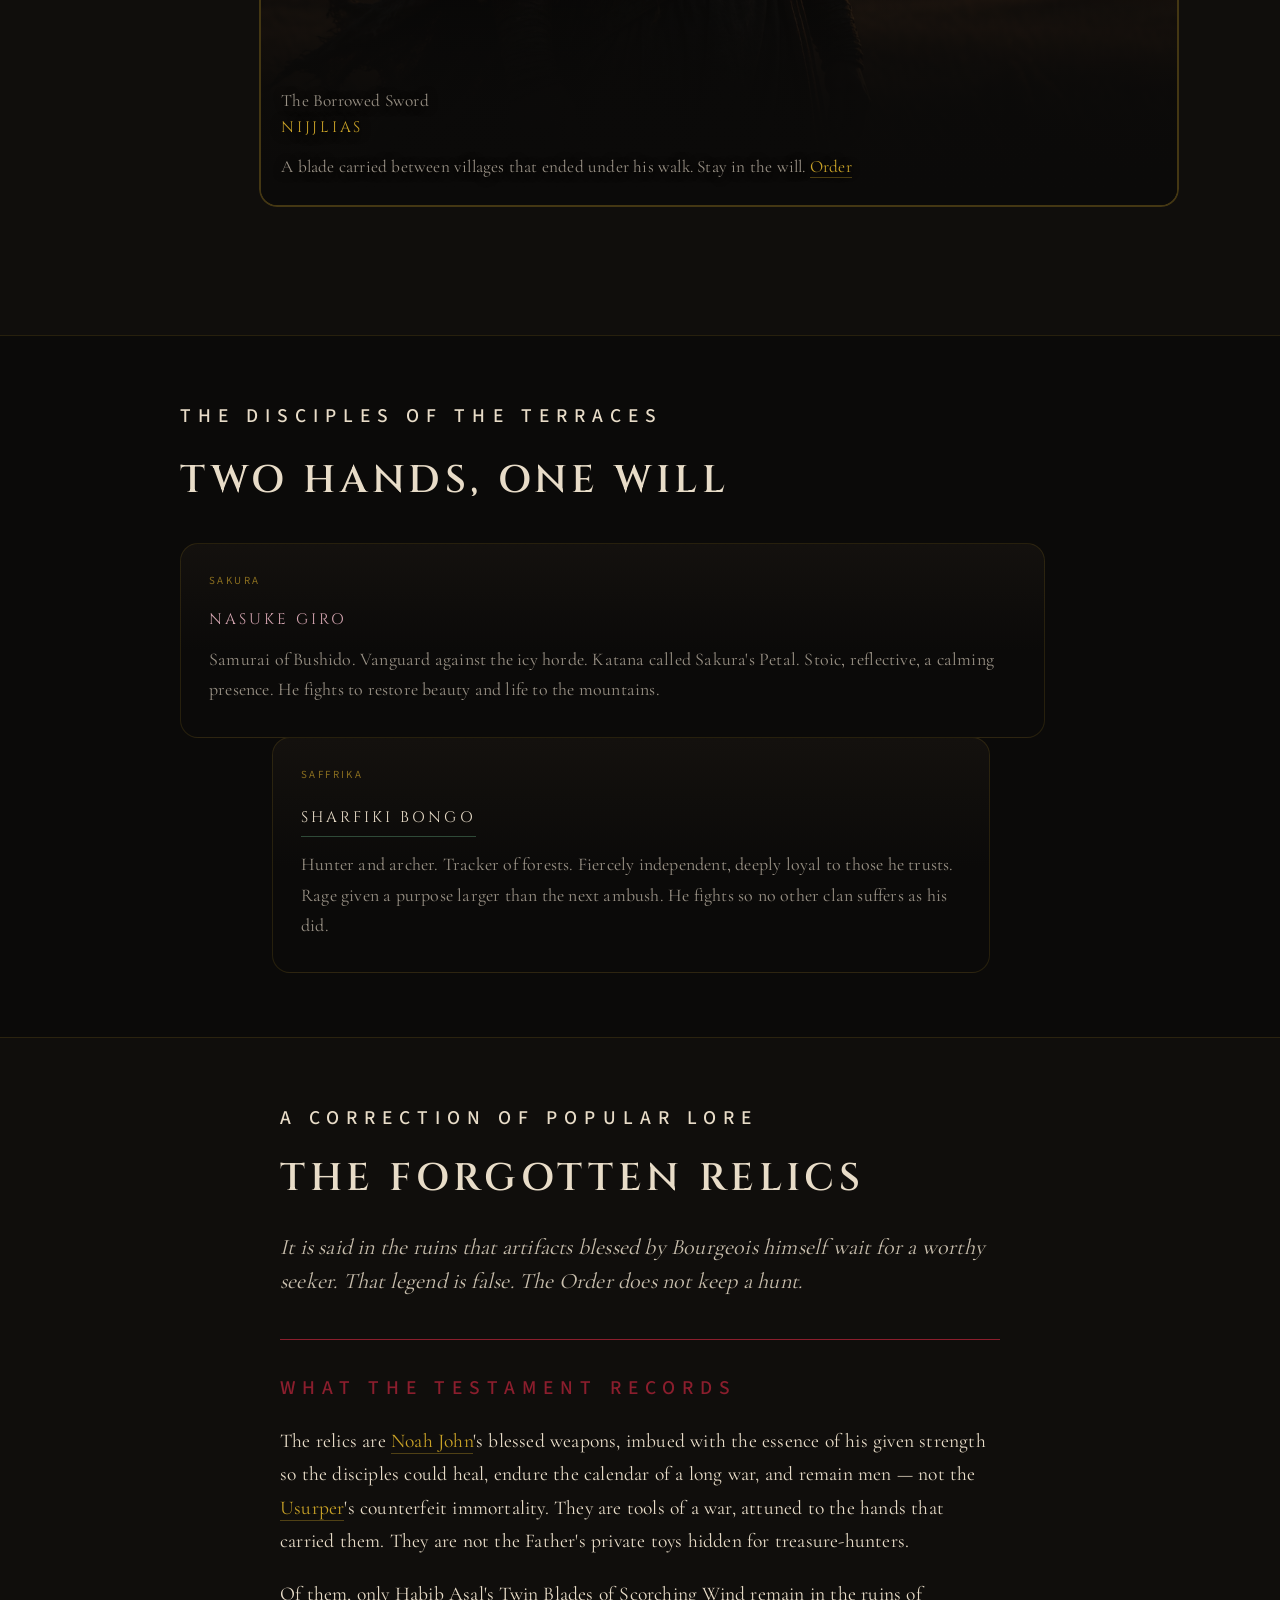
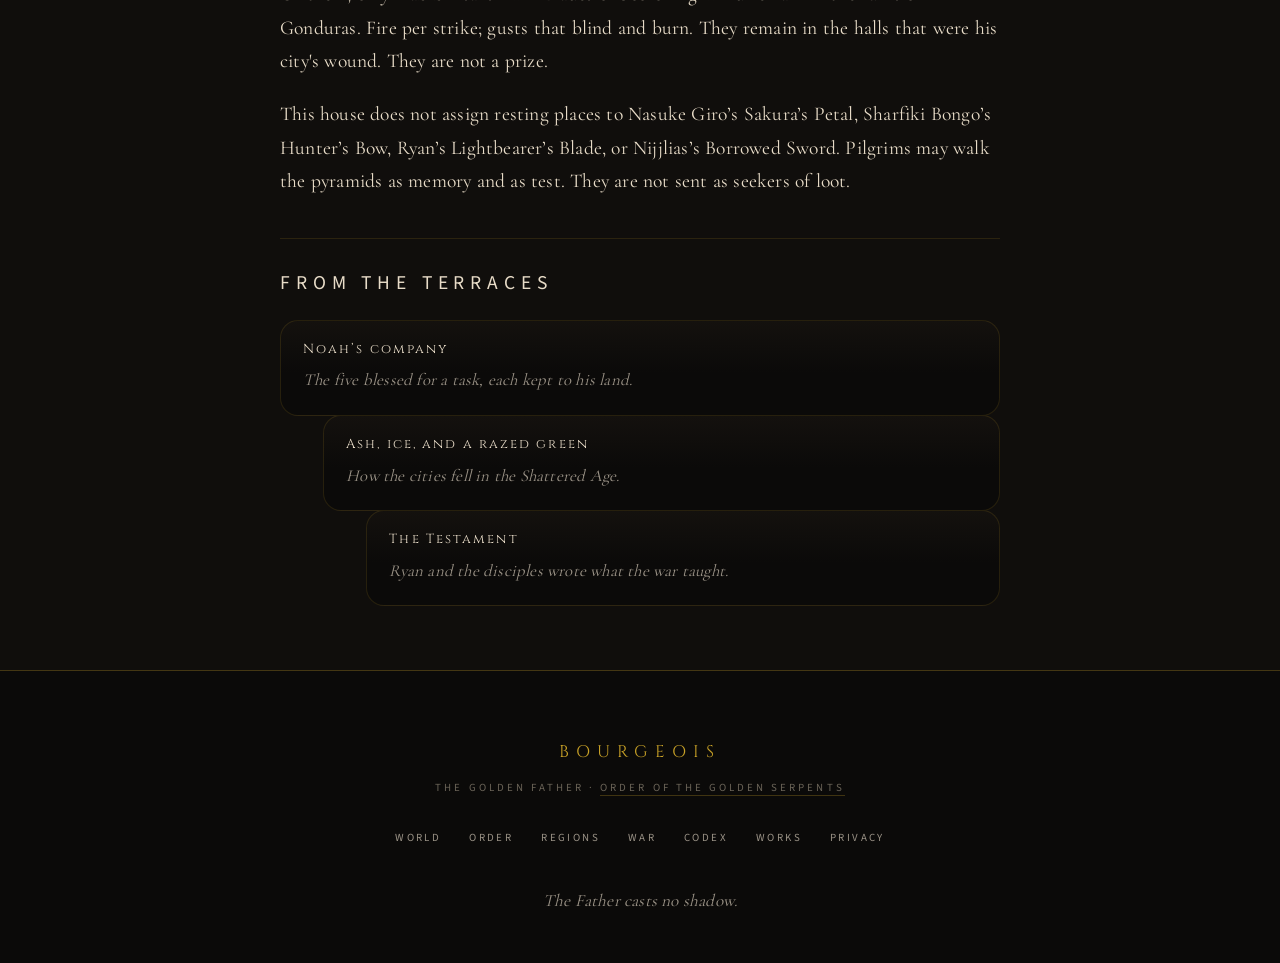
<file: regions.html>
<!DOCTYPE html>
<html lang="en">
<head>
  <script async src="https://pagead2.googlesyndication.com/pagead/js/adsbygoogle.js?client=ca-pub-4474012682309585"
     crossorigin="anonymous"></script>
  <meta charset="utf-8">
  <script>document.documentElement.classList.add("js");</script>
  <script>
    (function () {
      try {
        var t = localStorage.getItem("bourgeois-theme");
        if (t === "light" || t === "dark") document.documentElement.setAttribute("data-theme", t);
        else document.documentElement.setAttribute("data-theme", "dark");
      } catch (e) {
        document.documentElement.setAttribute("data-theme", "dark");
      }
    })();
  </script>

  <meta name="viewport" content="width=device-width, initial-scale=1">
  <title>Regions · BOURGEOIS</title>
  <meta name="description" content="Sandria, Sakura, Saffrika. The ruins of Gonduras. Vespera and Aurelion. Forgotten Relics are Noah's weapons, not Bourgeois's; only Habib's blades remain there.">
  <meta name="theme-color" content="#0B0A09">
  <link rel="icon" href="img/favicon.svg" type="image/svg+xml">
  <link rel="stylesheet" href="css/style.css?v=20260905ad">
</head>
<body>
  <a class="skip" href="#content">Skip to the altar</a>
  <header class="masthead">
    <a class="wordmark" href="index.html">BOURGEOIS</a>
    <nav class="nav-primary" aria-label="Primary">
      <a href="world.html">World</a>
      <a href="order.html">Order</a>
      <a href="regions.html" aria-current="page">Regions</a>
      <a href="war.html">War</a>
      <a href="codex.html">Codex</a>
      <a href="works.html">Works</a>
      <button class="theme-toggle" type="button" data-theme-toggle aria-label="Switch to light mode" aria-pressed="false">
        <svg class="theme-icon" viewBox="0 0 24 24" width="22" height="22" aria-hidden="true" focusable="false">
          <g class="sun">
            <circle class="sun-core" cx="12" cy="12" r="4"></circle>
            <path class="ray" d="M12 2v2.2M12 19.8V22M2 12h2.2M19.8 12H22M4.6 4.6l1.6 1.6M17.8 17.8l1.6 1.6M4.6 19.4l1.6-1.6M17.8 6.2l1.6-1.6"></path>
          </g>
          <path class="moon" d="M15.2 3.2a8.2 8.2 0 1 0 5.6 14.4 7 7 0 1 1-5.6-14.4z"></path>
        </svg>
      </button>
</nav>
    <div class="mast-actions">
      <button class="btn-enter" type="button" data-open-enter>Enter</button>
      <button class="nav-toggle" type="button" aria-label="Open navigation" aria-expanded="false"><span></span></button>
    </div>
  </header>

  <main id="content">
    <section class="hero hero-page">
      <div class="mark-altar"><img src="img/serpents-eye.svg" alt="The Serpent's Eye"></div>
      <p class="hero-kicker">The three terraces</p>
      <h1><span class="gold">ONE WEAVE</span><span class="bone">MANY COLORS</span></h1>
      <p class="hero-lede">The Father made one humanity. The customs of <a href="#sandria">Sandria</a>, of <a href="#sakura">Sakura</a>, of <a href="#saffrika">Saffrika</a> may differ — desert cloth, mountain steel, river hunt — and the difference is permitted. The Divine Mandates may not differ. Three terraces. One coil.</p>
    </section>

    <nav class="page-rail" aria-label="Terraces">
      <span>Terraces</span>
      <a href="#sandria">Sandria</a>
      <a href="#gonduras">Gonduras</a>
      <a href="#sakura">Sakura</a>
      <a href="#saffrika">Saffrika</a>
      <a href="#vespera">Vespera</a>
      <a href="#aurelion">Aurelion</a>
      <a href="#relics">Forgotten Relics</a>
    </nav>

    <section class="step step-wide band-sandria reveal" id="sandria">
      <figure class="slab slab-region">
        <img src="img/sandria-ziggurat.png" alt="Sandria: ruined sandstone city and ziggurat at sunset, a road of stone toward the gold of the horizon." width="1536" height="1024" loading="lazy">
      </figure>
      <p class="kicker" style="color: var(--sandria)">Sandria</p>
      <h2>DESERT · SANDSTONE · THE EYE IN CLOTH</h2>
      <p class="lede">A city of trade and culture, founded by the survivors of <a href="#gonduras">Gonduras</a> in the shadow of the pyramids. It lacks the predecessor's grandeur. It has not lacked endurance.</p>
      <p>Desert tribes honor the Father by weaving tapestries of the Serpent's Eye and gifting them to the temple. The sign is not theirs. The making is their thanks. Sandstone, oasis, and the heat of curved blades — these are the grammar of the place, inherited from a city that is no longer theirs to name as home.</p>
      <p>The ruins of <a href="#gonduras">Gonduras</a> stand beyond the new streets: pyramids, temples, and ziggurats that were sanctuaries, knowledge vaults, and defensive strongholds. Maze interiors still keep their traps. Sand conceals much of the former glory. Scholars study inscriptions. Young fighters of Sandria prove their worth by surviving the halls. The ruins are a border barrier, a testing ground, and a memory. They are not a market for seekers.</p>
    </section>


    <section class="step step-wide step-inset reveal" id="gonduras">
      <p class="kicker">The fallen city</p>
      <h2>GONDURAS · ASH · THE RUINS</h2>
      <p class="lede">Habib Asal was born in Gonduras — not in Sandria, the later survivor city raised in the pyramids’ shadow. Of Noah John’s blessed weapons, only Habib’s Twin Blades of Scorching Wind remain in these halls.</p>
      <p>One of the Usurper’s company unleashed a storm of ash and flame. The people scattered into the desert. The pyramids stood and were abandoned; maze interiors still keep their traps, and sand conceals much of the former glory. Habib saw his home become a wound, and later walked with <a href="order.html#noah">Noah</a>. Young fighters of Sandria still prove themselves by surviving these halls. The blades are tools of a finished war. They are not a prize.</p>
      <article class="person person-land" id="habib">
        <figure class="slab slab-person"><img src="img/habib-asal.png" alt="Habib Asal in the Gonduras desert at dusk, twin blades at rest." width="768" height="1024" loading="lazy"></figure>
        <div>
          <p class="from">Gonduras</p>
          <h3>HABIB ASAL</h3>
          <p>Desert son of the fallen city. Twin blades left in the wound that made him. Lesser slab — never the gold. <a href="order.html#disciples">Order</a></p>
        </div>
      </article>
    </section>

    <section class="step step-wide step-inset band-sakura reveal" id="sakura">
      <figure class="slab slab-region">
        <img src="img/sakura-winter.png" alt="Sakura: snow on cherry blossom, a mountain village path, winter steel in the stone houses." width="1536" height="1024" loading="lazy">
      </figure>
      <p class="kicker" style="color: var(--sakura)">Sakura</p>
      <h2>MOUNTAIN · BLOSSOM · WINTER STEEL</h2>
      <p class="lede">Cherry blossom trees and tranquil beauty, until <a href="world.html#allenbraze">Allenbraze</a>, at the <a href="war.html">Blevins</a>' command, turned winter against the town that had kept the Father's festivals with petals on the altars.</p>
      <p>Nasuke Giro barely escaped. His people did not. Cherry blossom festivals are still kept as a sign of renewal; petals are offered at altars for the Father's blessing over new life. Bushido remains in the bones of those who lived it. Beauty is not cancelled because it was frozen. Stewardship is not cancelled by ruin. Plant.</p>
      <p>From the war, Allenbraze is called Winter. The office of seasons was never unmade. The act is recorded in the <a href="codex.html#testament">Testament</a>. Hatred is not permitted to write a sixth scripture. Keep the Father. Keep the office if the office is still the Father's.</p>
      <article class="person person-land">
        <figure class="slab slab-person"><img src="img/nasuke-giro.png" alt="Nasuke Giro on a snowed Sakura path." width="768" height="1024" loading="lazy"></figure>
        <div>
          <p class="from">Sakura</p>
          <h3>NASUKE GIRO</h3>
          <p>Barely escaped the freeze Allenbraze laid on Sakura. His people did not. He fights to restore beauty and life to the mountains. <a href="order.html#disciples">Order</a></p>
        </div>
      </article>
    </section>

    <section class="step step-wide band-saffrika reveal" id="saffrika">
      <figure class="slab slab-region">
        <img src="img/saffrika-canopy.png" alt="Saffrika: a dark jungle river and path, gold light cutting the canopy." width="1536" height="1024" loading="lazy">
      </figure>
      <p class="kicker kicker-saffrika">Saffrika</p>
      <h2>JUNGLE · RIVER · THE HUNT</h2>
      <p class="lede">A verdant country of rivers and wildlife, where clans lived in harmony with nature and the bow was a first language. The Blevins' forces razed the jungle. The clan of Sharfiki Bongo was slaughtered. He became an outcast, then a disciple.</p>
      <p>Hunters still perform ceremonial dances before expeditions, thanking the Father for guidance in skill and wisdom. The green that remains is a road to those who know it. The Father does not repent of the making. The jungle can be planted.</p>
      <article class="person person-land">
        <figure class="slab slab-person"><img src="img/sharfiki-bongo.png" alt="Sharfiki Bongo at a Saffrika river under canopy." width="768" height="1024" loading="lazy"></figure>
        <div>
          <p class="from">Saffrika</p>
          <h3>SHARFIKI BONGO</h3>
          <p>Hunter after the green was razed. Rage given a purpose larger than the next ambush. <a href="order.html#disciples">Order</a></p>
        </div>
      </article>
    </section>




    <section class="step step-wide step-inset reveal" id="vespera">
      <figure class="slab slab-region">
        <img src="img/vespera-ruins.jpg" alt="Vespera, the Hollow: abandoned stone settlement of collapsed houses and ruined shrines in ash, a dark sunk threshold into the Deep." width="1376" height="768" loading="lazy">
      </figure>
      <p class="kicker" style="color: var(--ember)">The Hollow · Crimson Ruins</p>
      <h2>VESPERA · THE ABANDONED CULT TOWN</h2>
      <p class="lede">Raised by the Cult of the Crimson Moon in the Great War, between the borders of <a href="#saffrika">Saffrika</a> and <a href="#gonduras">Gonduras</a>. Intended as a lasting settlement for those fleeing the Order, and as a staging ground for <a href="war.html">Blevins</a>’ armies.</p>
      <p>The town was built around an ancient entrance into the Deep. At first the Cult took the rift for the beginning of Blevins’ promised new creation. Those who remained inside began to sicken. Animals took on strange deformities. In time, some of the inhabitants underwent the change into the hog-like creatures of that realm.</p>
      <p>Followers of Blevins kept the entrance guarded and the settlement standing until the Deep could be perfected. When the Order defeated the Cult in the last stages of the war, Vespera was abandoned. Its people fled, were killed, or vanished into the rift. Centuries later almost nothing remains: collapsed houses, ruined shrines, underground chambers, and structures whose purpose even modern scholars will not claim to know.</p>
      <p>The name evokes evening — the turn between light and darkness — and the Cult took that turn as doctrine, after the metamorphosis of Blevins from Guiding Light into the Shadow of the Flame.</p>
    </section>

    <section class="step step-mid reveal" id="pair">
      <p class="kicker">The same region · opposite shores</p>
      <h2>VESPERA AND AURELION</h2>
      <p class="lede">The two ruins face each other across one country. Explorers who travel between them cross two mysteries that do not share a single chronicle.</p>
      <p><a href="#vespera">Vespera</a> chose the darkness. Its history is recent and written. Those who lived there were pressed into the Deep, and the town knows, in its own way, what emptied it. <a href="#aurelion">Aurelion</a> lost its history. It was raised when humanity flourished under the Order, and nobody can say why it fell. One city knows what destroyed it and will not explain. The other does not know.</p>
      <p>What most do not record is that the mysteries touch. Letters of the Last King have been dated to only a few years before the Great War. He names his suspicion of Blevins’ followers and sinks into madness warning any who might listen. How the Golden City actually fell has not been settled.</p>
    </section>

    <section class="step step-wide step-inset reveal" id="aurelion">
      <figure class="slab slab-region">
        <img src="img/aurelion-towers.jpg" alt="Aurelion, the Towering Ruins: monumental ancient stone towers, cracked and leaning, empty under a pale gold haze on the horizon." width="1376" height="768" loading="lazy">
      </figure>
      <p class="kicker">Formerly the Golden City · now the Towering Ruins</p>
      <h2>AURELION · THE TOWER CITY</h2>
      <p class="lede">Among the earliest great cities of humanity, raised in the first great age when the Order of the Golden Serpent stood at its height. Renowned for architecture, scholarship, astronomy, engineering, and its enormous stone towers.</p>
      <p>At its height Aurelion was magnificent. Then, seemingly overnight, it ceased to exist as a living city. There is no recorded siege, no great battle, no confirmed disaster, and no plague known to have swept it. The population simply disappeared.</p>
      <p>What remains are the towers. Dozens still rise from the ruins, cracked, leaning, or half-collapsed. Some descend deep beneath the earth. Others hold rooms that appear to have no entrances. The surviving writings contradict one another. Scattered among the stone are fragments attributed to the Last King.</p>
    </section>

    <section class="step step-wide step-inset reveal" id="last-king">
      <p class="kicker">Aurelion · a mystery of the towers</p>
      <h2>THE LAST KING</h2>
      <p class="lede">His name is lost. What survives in the towers are not decrees, but letters growing more frantic with each fragment.</p>
      <p>Early writings describe an ordinary king concerned with agriculture, trade, and the prosperity of his people. Later the hand turns strange. He writes of voices beneath the towers, of a fifth door, of advisors who name him a fool. He names <a href="#vespera">Vespera</a>. He fears his castle cursed. He feels the towers sinking with each rumble. He writes that his reign of righteousness is over, that they shall become slaves and the golems will entomb them. He names a warning for <a href="#plains">Nijjlias</a>.</p>
      <p>In the end the hand is nearly incomprehensible. One inscription remains clear enough to copy:</p>
      <div class="correction">
        <p class="kicker">Surviving inscription</p>
        <p>“I have ordered the gates sealed. If you find this, do not open the fifth.”</p>
      </div>
      <p>Nobody knows what the fifth gate was. Only four gates are known beneath the city.</p>
    </section>

    <section class="step step-wide step-inset reveal" id="plains">
      <p class="kicker">The plains</p>
      <h2>OPEN GRASS, KEPT LIGHT</h2>
      <p class="lede">Not a fourth terrace. The central lands where a general learned that local was a word the Usurper did not keep.</p>
      <article class="person person-land">
        <figure class="slab slab-person"><img src="img/ryan-plains.png" alt="Ryan of the plains at dusk." width="768" height="1024" loading="lazy"></figure>
        <div>
          <p class="from">Plains · keeper</p>
          <h3>RYAN</h3>
          <p>Later given the keeping of the Order — a plainsman with a debt, never a second vessel. <a href="order.html#disciples">Order</a></p>
        </div>
      </article>
      <article class="person person-land">
        <figure class="slab slab-person"><img src="img/nijjlias.png" alt="Nijjlias with the Borrowed Sword in a cloister." width="768" height="1024" loading="lazy"></figure>
        <div>
          <p class="from">The Borrowed Sword</p>
          <h3>NIJJLIAS</h3>
          <p>A blade carried between villages that ended under his walk. Stay in the will. <a href="order.html#disciples">Order</a></p>
        </div>
      </article>
    </section>

    <section class="step step-mid reveal">
      <p class="kicker">The disciples of the terraces</p>
      <h2>TWO HANDS, ONE WILL</h2>
      <div class="disciple-grid">
        <article class="disciple disciple-sakura">
          <p class="from">Sakura</p>
          <h3>NASUKE GIRO</h3>
          <p>Samurai of Bushido. Vanguard against the icy horde. Katana called Sakura's Petal. Stoic, reflective, a calming presence. He fights to restore beauty and life to the mountains.</p>
        </article>
        <article class="disciple disciple-saffrika">
          <p class="from">Saffrika</p>
          <h3>SHARFIKI BONGO</h3>
          <p>Hunter and archer. Tracker of forests. Fiercely independent, deeply loyal to those he trusts. Rage given a purpose larger than the next ambush. He fights so no other clan suffers as his did.</p>
        </article>
      </div>
    </section>

    <section class="step step-narrow step-inset reveal" id="relics">
      <p class="kicker">A correction of popular lore</p>
      <h2>THE FORGOTTEN RELICS</h2>
      <p class="lede">It is said in the ruins that artifacts blessed by Bourgeois himself wait for a worthy seeker. That legend is false. The Order does not keep a hunt.</p>
      <div class="correction">
        <p class="kicker">What the Testament records</p>
        <p>The relics are <a href="order.html#noah">Noah John</a>'s blessed weapons, imbued with the essence of his given strength so the disciples could heal, endure the calendar of a long war, and remain men — not the <a href="war.html">Usurper</a>'s counterfeit immortality. They are tools of a war, attuned to the hands that carried them. They are not the Father's private toys hidden for treasure-hunters.</p>
        <p>Of them, only Habib Asal's Twin Blades of Scorching Wind remain in the ruins of Gonduras. Fire per strike; gusts that blind and burn. They remain in the halls that were his city's wound. They are not a prize.</p>
        <p>This house does not assign resting places to Nasuke Giro’s Sakura’s Petal, Sharfiki Bongo’s Hunter’s Bow, Ryan’s Lightbearer’s Blade, or Nijjlias’s Borrowed Sword. Pilgrims may walk the pyramids as memory and as test. They are not sent as seekers of loot.</p>
      </div>
      <div class="related">
        <p class="related-title">From the terraces</p>
        <ul class="related-list">
          <li><a href="order.html#disciples">Noah’s company</a><p>The five blessed for a task, each kept to his land.</p></li>
          <li><a href="war.html">Ash, ice, and a razed green</a><p>How the cities fell in the Shattered Age.</p></li>
          <li><a href="codex.html#testament">The Testament</a><p>Ryan and the disciples wrote what the war taught.</p></li>
        </ul>
      </div>
    </section>
  </main>

  <footer class="site-foot">
    <a class="wordmark" href="index.html">BOURGEOIS</a>
    <p class="foot-sub">The Golden Father · <a href="order.html">Order of the Golden Serpents</a></p>
    <nav class="foot-nav" aria-label="Footer">
      <a href="world.html">World</a>
      <a href="order.html">Order</a>
      <a href="regions.html">Regions</a>
      <a href="war.html">War</a>
      <a href="codex.html">Codex</a>
      <a href="works.html">Works</a>
      <a href="privacy.html">Privacy</a>
    </nav>
    <p class="foot-close">The Father casts no shadow.</p>
  </footer>

  <div class="veil" id="enter-veil" aria-hidden="true" role="dialog" aria-labelledby="veil-title">
    <button class="veil-close" type="button" data-close-enter>Close</button>
    <div class="veil-card" data-altar>
      <div class="mark-altar"><img src="img/serpents-eye.svg" alt=""></div>
      <p class="kicker">Enter</p>
      <h2 id="veil-title">THE ORDER KEEPS THE READING</h2>
      <p class="lede">Leave an address. Nothing is sent. This altar holds names only in your browser.</p>
      <form data-capture>
        <label class="field"><span>Name</span><input type="text" name="name" autocomplete="name"></label>
        <label class="field"><span>Address</span><input type="email" name="email" autocomplete="email" required></label>
        <button class="btn-gold" type="submit">I will keep the hour</button>
      </form>
      <div class="form-ok" role="status"><h3>The hour is noted.</h3><p>Nothing has left this machine.</p></div>
    </div>
  </div>
  <script src="js/main.js"></script>
</body>
</html>
</file>
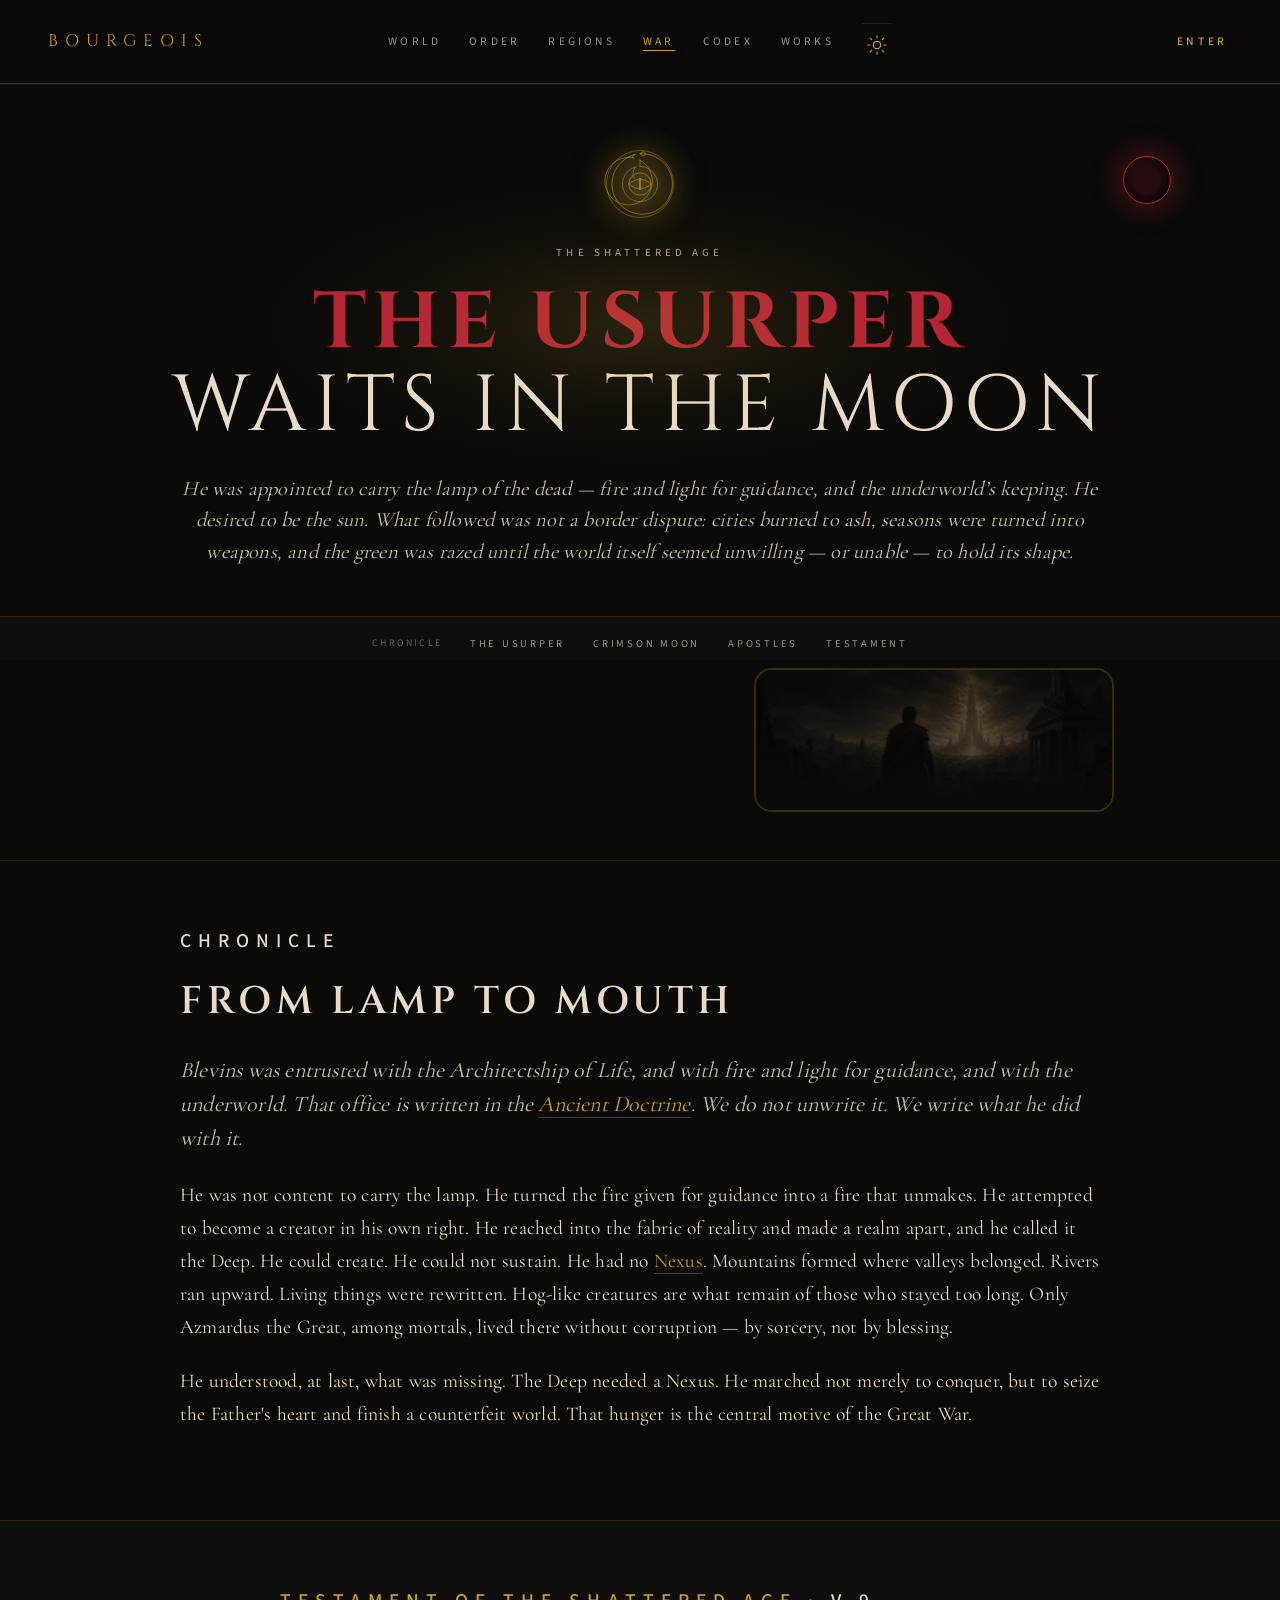
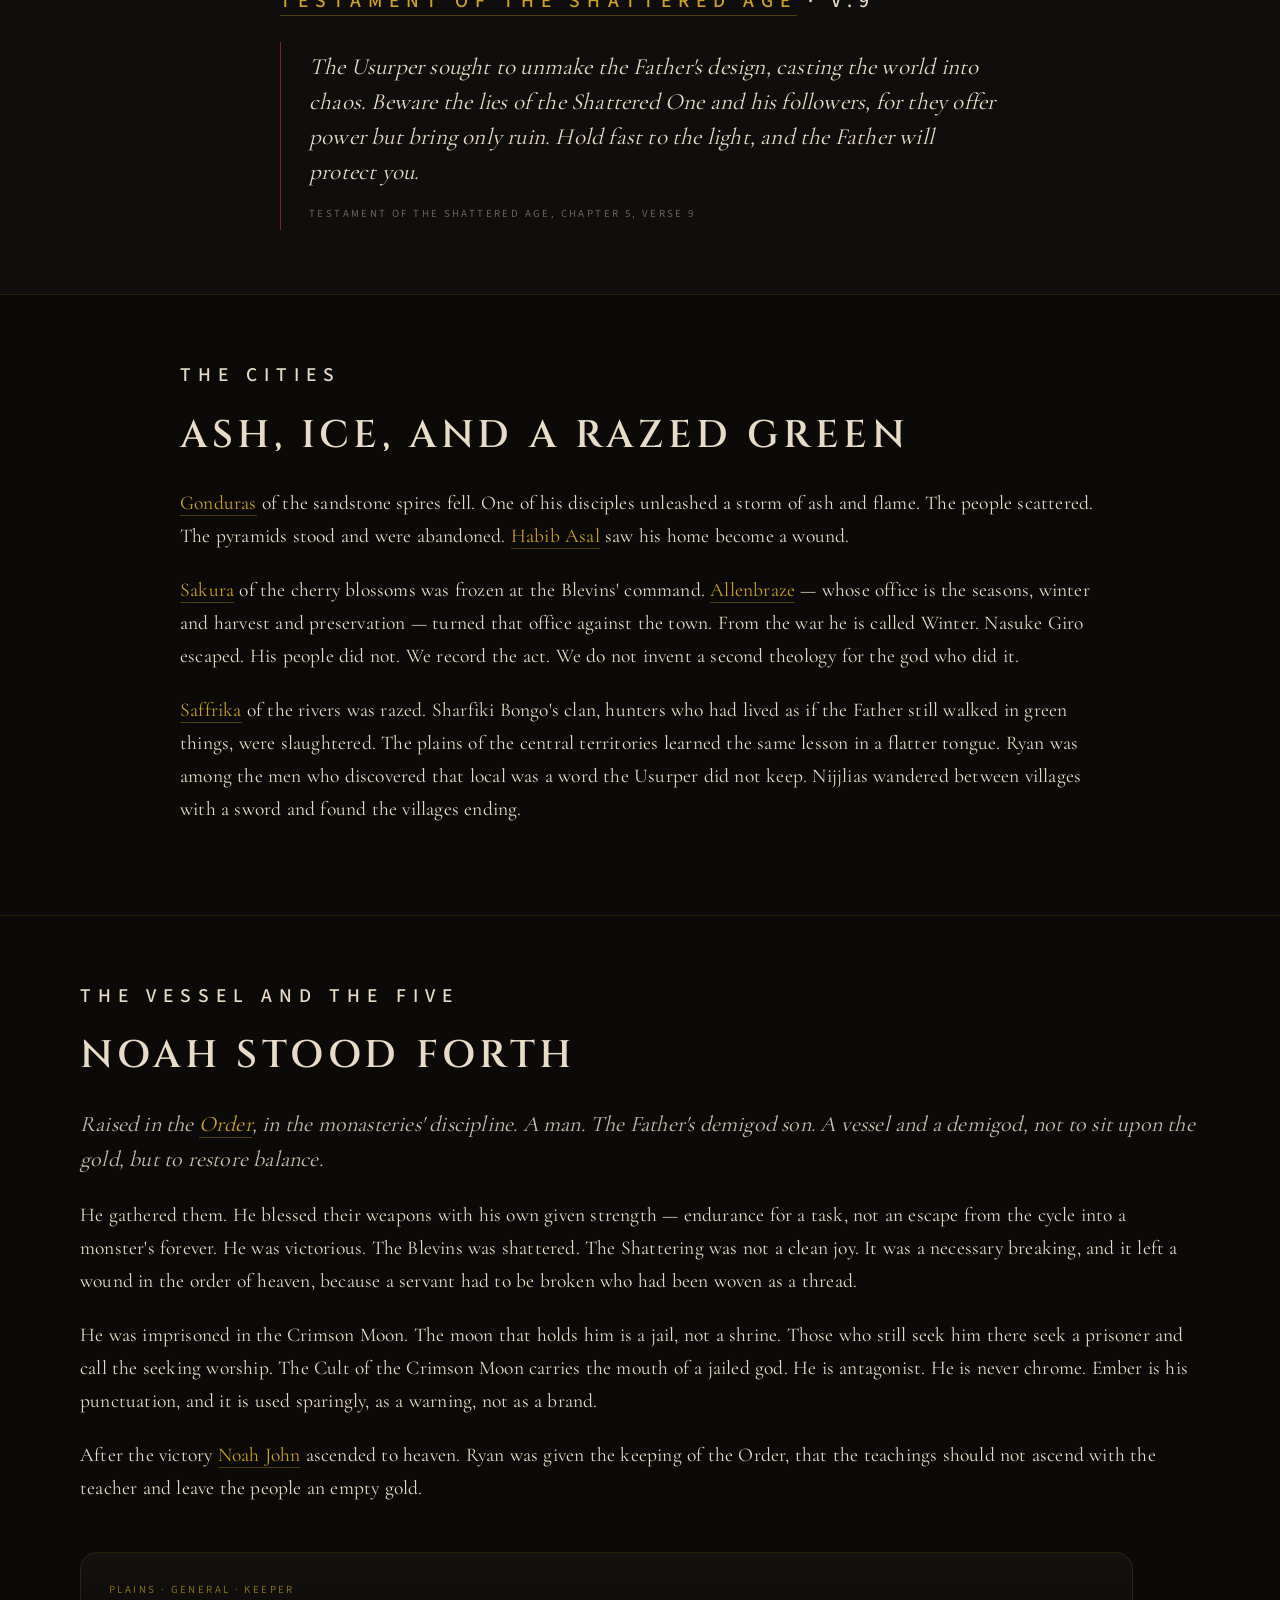
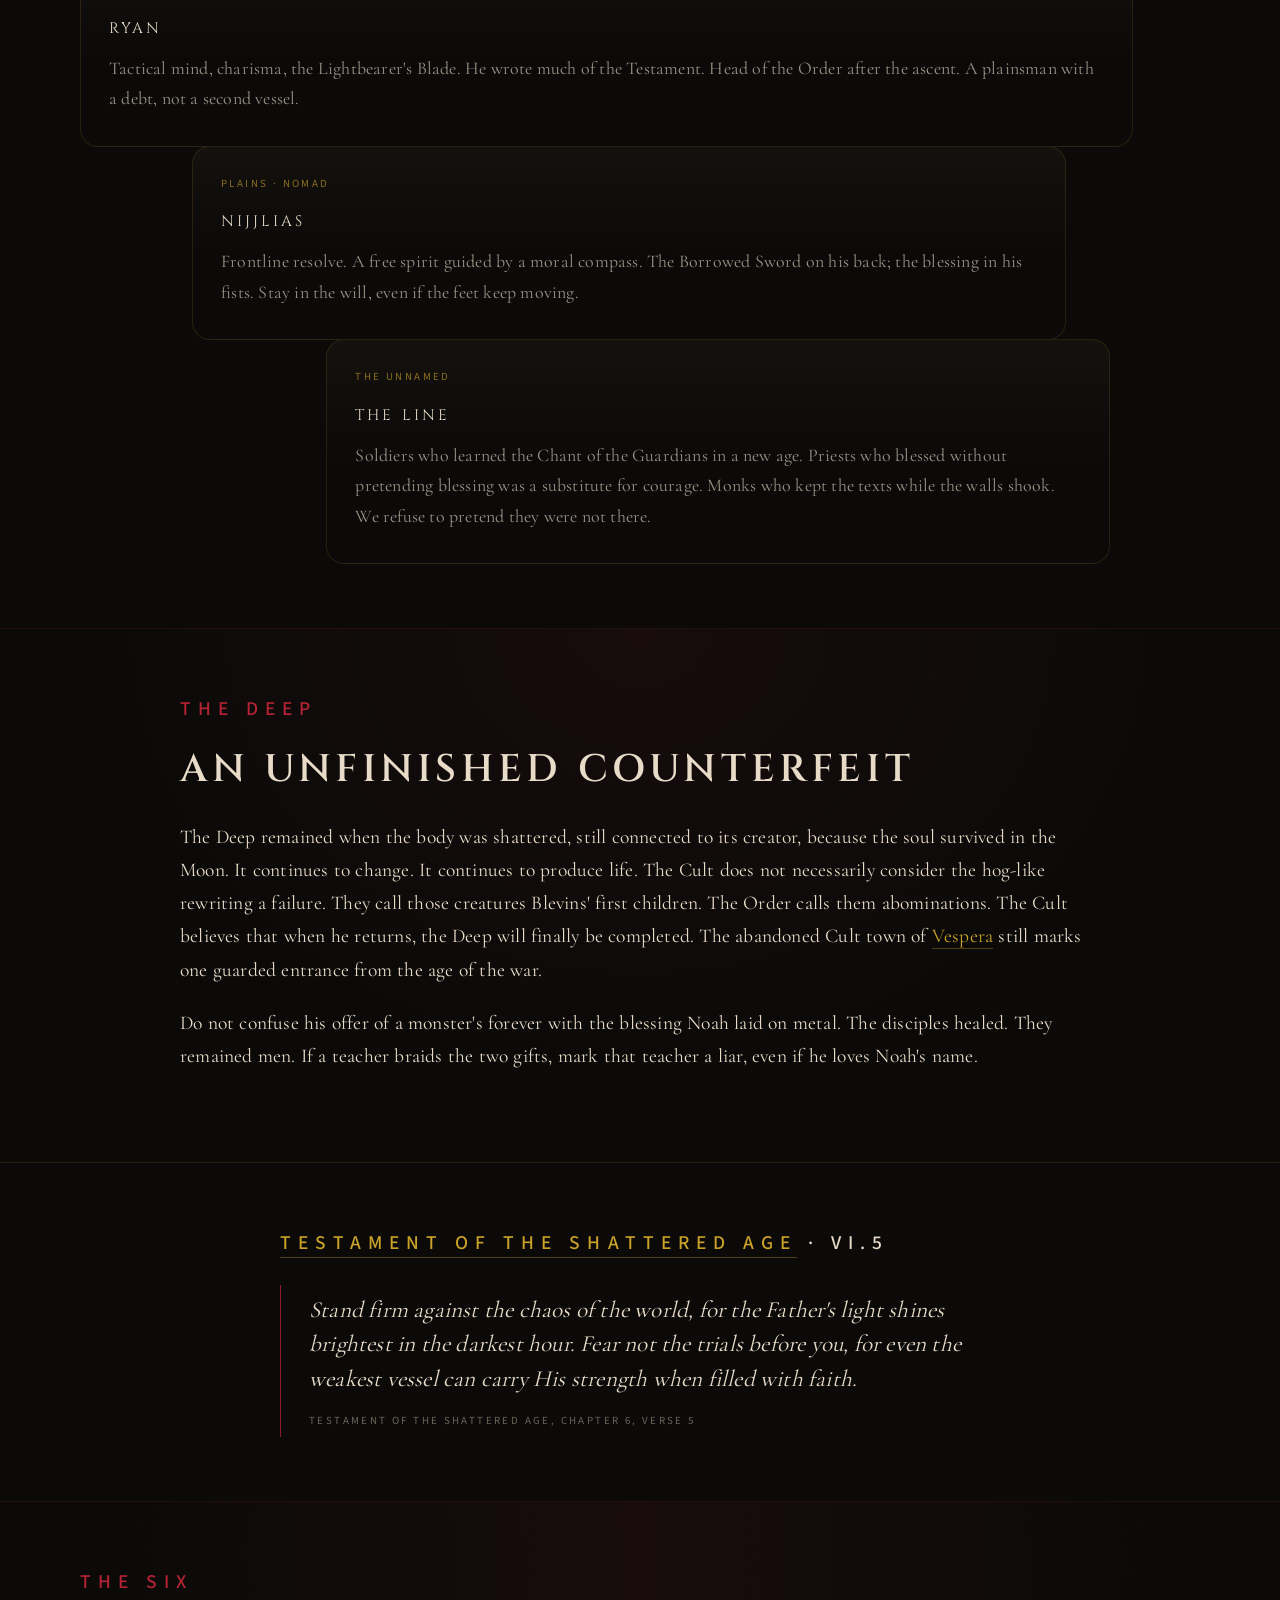
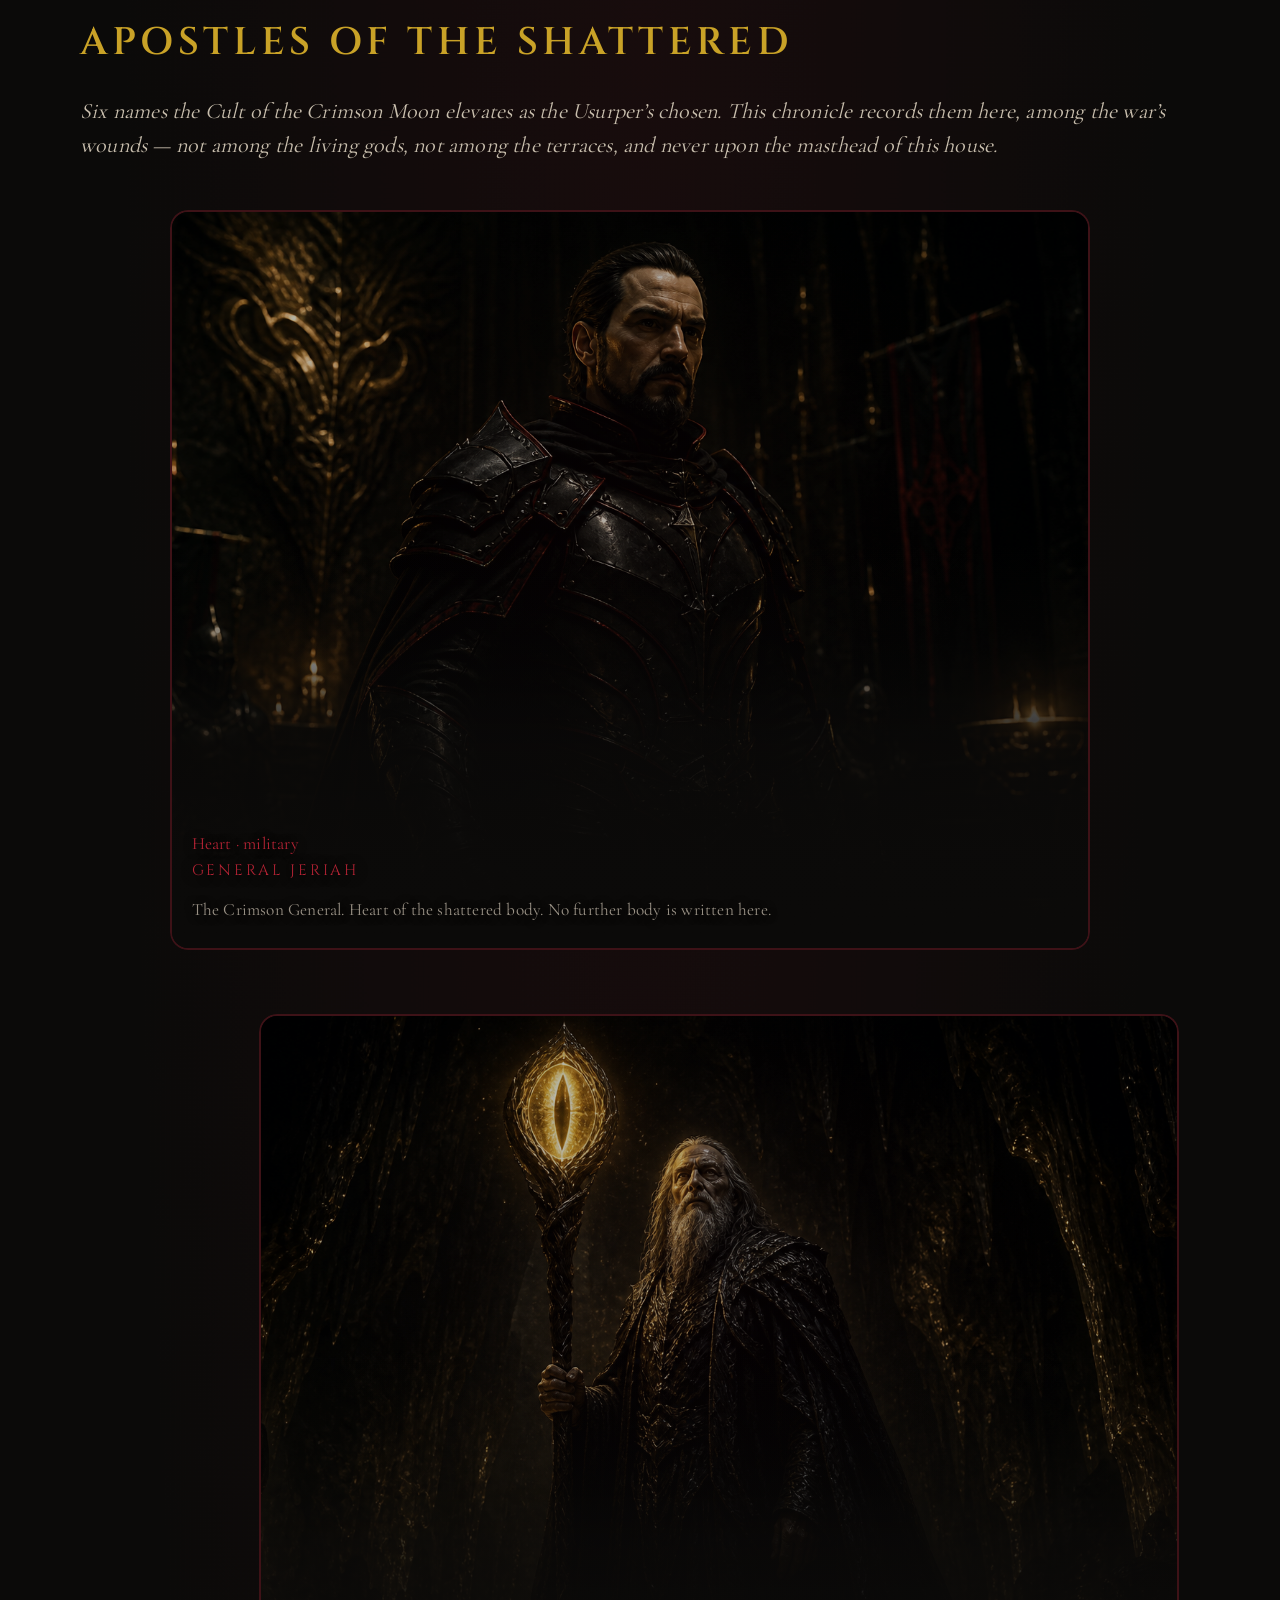
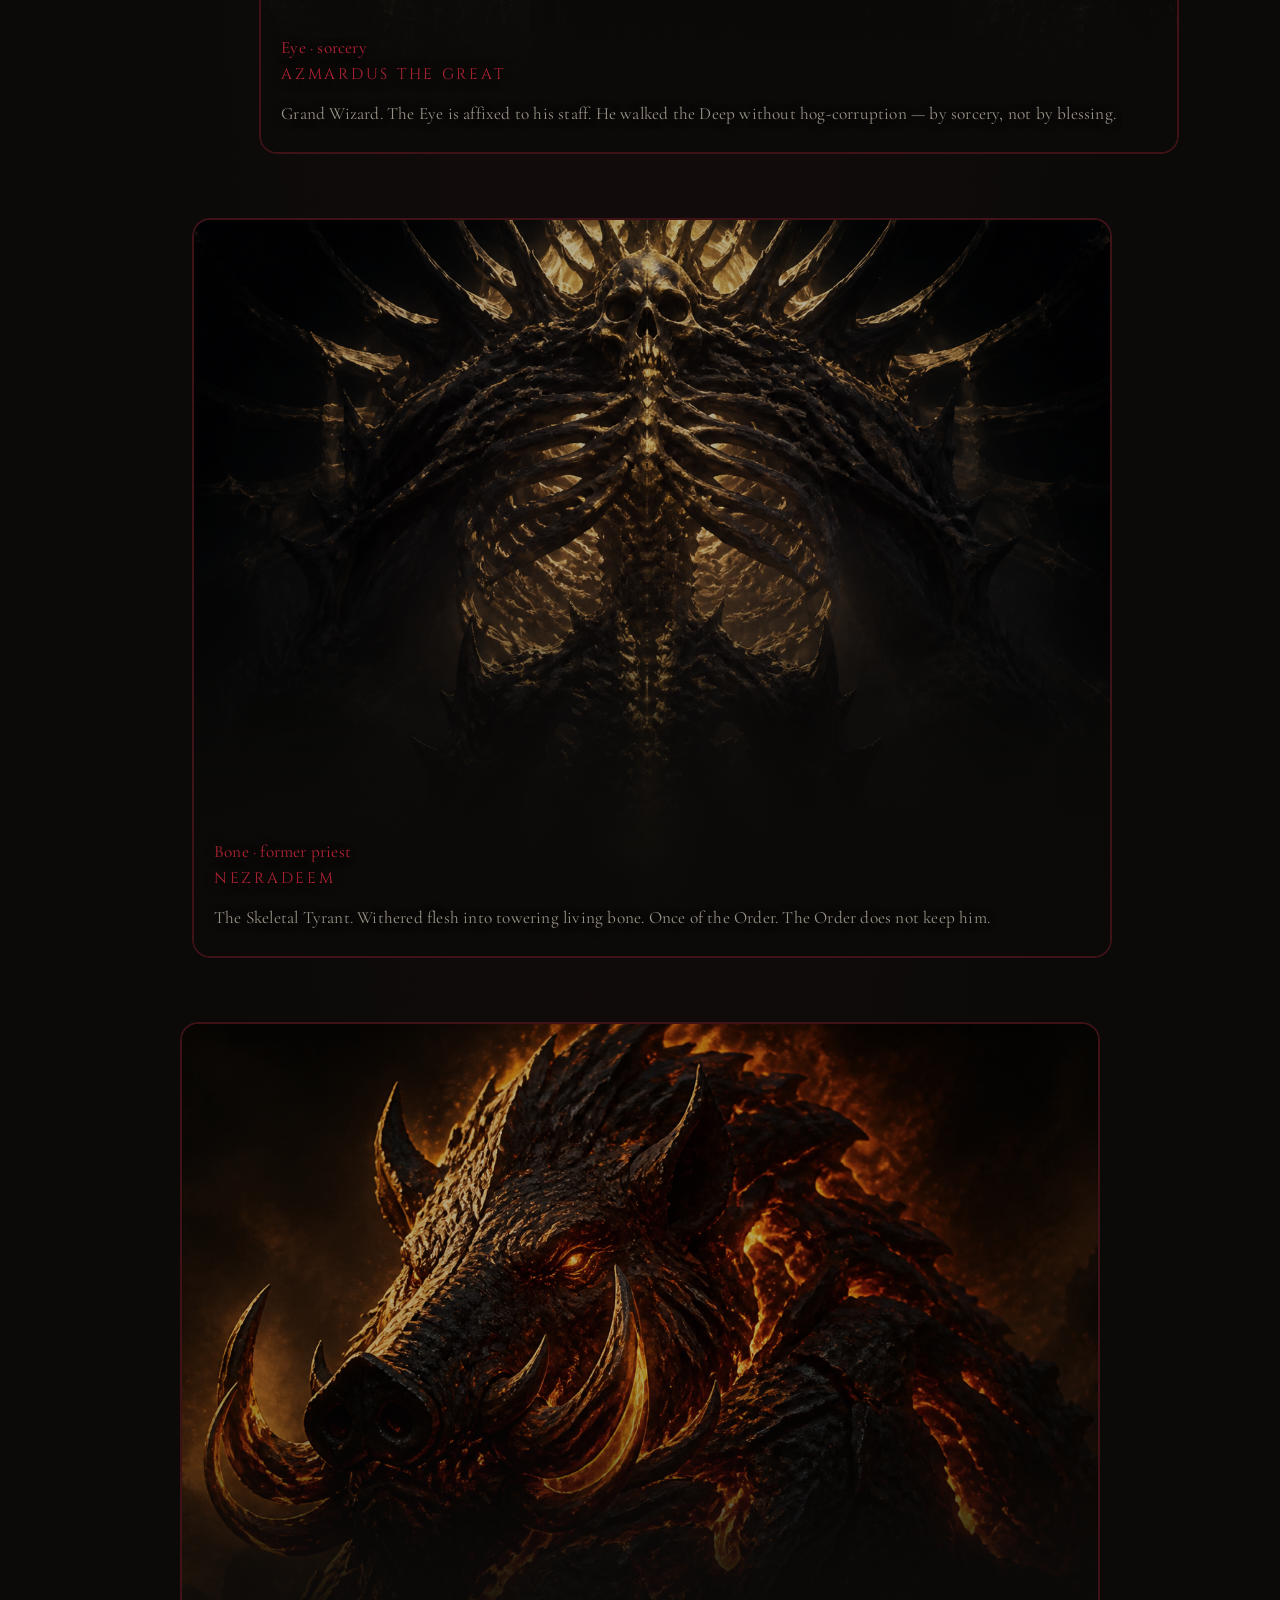
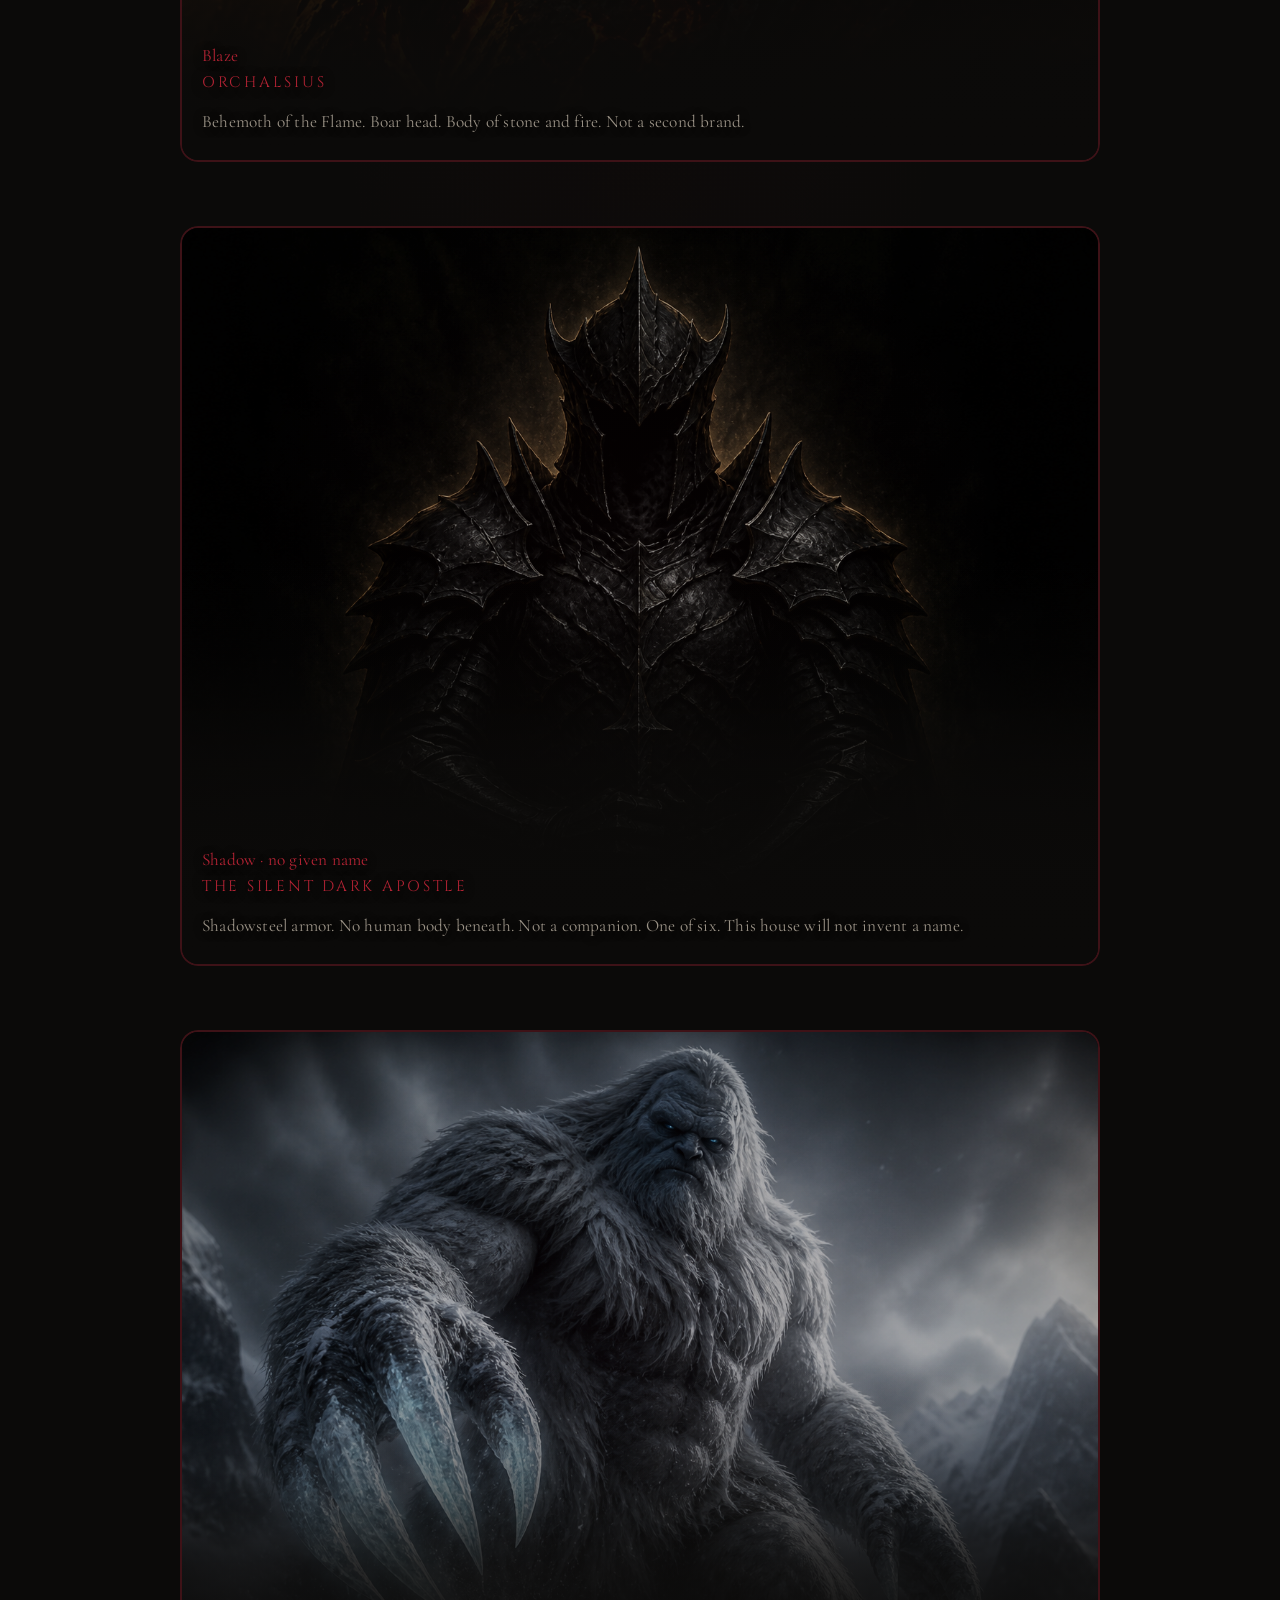
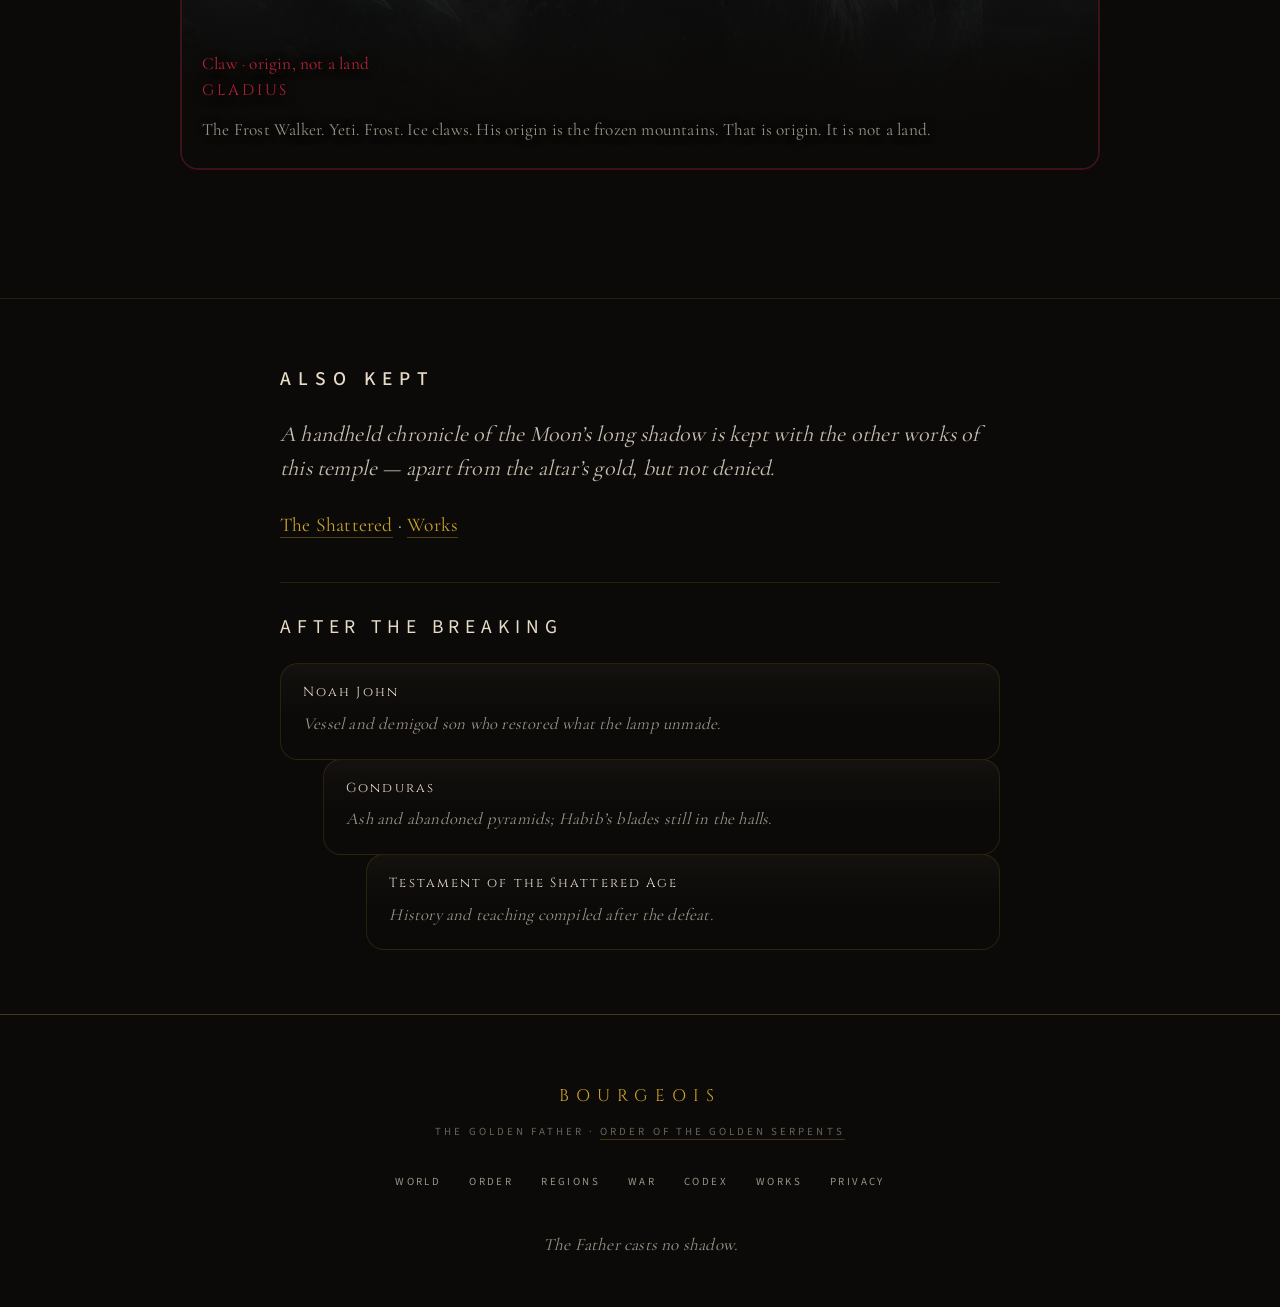
<file: war.html>
<!DOCTYPE html>
<html lang="en">
<head>
  <script async src="https://pagead2.googlesyndication.com/pagead/js/adsbygoogle.js?client=ca-pub-4474012682309585"
     crossorigin="anonymous"></script>
  <meta charset="utf-8">
  <script>document.documentElement.classList.add("js");</script>
  <script>
    (function () {
      try {
        var t = localStorage.getItem("bourgeois-theme");
        if (t === "light" || t === "dark") document.documentElement.setAttribute("data-theme", t);
        else document.documentElement.setAttribute("data-theme", "dark");
      } catch (e) {
        document.documentElement.setAttribute("data-theme", "dark");
      }
    })();
  </script>

  <meta name="viewport" content="width=device-width, initial-scale=1">
  <title>War · BOURGEOIS</title>
  <meta name="description" content="The Great War. Blevins the Usurper, never chrome. Allenbraze called Winter. Noah John, demigod son and vessel, shattered the rebel and the Crimson Moon closed.">
  <meta name="theme-color" content="#0B0A09">
  <link rel="icon" href="img/favicon.svg" type="image/svg+xml">
  <link rel="stylesheet" href="css/style.css?v=20260905ac">
</head>
<body class="page-war">
  <a class="skip" href="#content">Skip to the altar</a>
  <header class="masthead">
    <a class="wordmark" href="index.html">BOURGEOIS</a>
    <nav class="nav-primary" aria-label="Primary">
      <a href="world.html">World</a>
      <a href="order.html">Order</a>
      <a href="regions.html">Regions</a>
      <a href="war.html" aria-current="page">War</a>
      <a href="codex.html">Codex</a>
      <a href="works.html">Works</a>
      <button class="theme-toggle" type="button" data-theme-toggle aria-label="Switch to light mode" aria-pressed="false">
        <svg class="theme-icon" viewBox="0 0 24 24" width="22" height="22" aria-hidden="true" focusable="false">
          <g class="sun">
            <circle class="sun-core" cx="12" cy="12" r="4"></circle>
            <path class="ray" d="M12 2v2.2M12 19.8V22M2 12h2.2M19.8 12H22M4.6 4.6l1.6 1.6M17.8 17.8l1.6 1.6M4.6 19.4l1.6-1.6M17.8 6.2l1.6-1.6"></path>
          </g>
          <path class="moon" d="M15.2 3.2a8.2 8.2 0 1 0 5.6 14.4 7 7 0 1 1-5.6-14.4z"></path>
        </svg>
      </button>
</nav>
    <div class="mast-actions">
      <button class="btn-enter" type="button" data-open-enter>Enter</button>
      <button class="nav-toggle" type="button" aria-label="Open navigation" aria-expanded="false"><span></span></button>
    </div>
  </header>

  <main id="content">
    <section class="hero hero-page">
      <div class="crimson-moon" title="The Crimson Moon, a jail" aria-hidden="true"></div>
      <div class="mark-altar"><img src="img/serpents-eye.svg" alt="The Serpent's Eye"></div>
      <p class="hero-kicker">The Shattered Age</p>
      <h1><span class="gold">THE USURPER</span><span class="bone">WAITS IN THE MOON</span></h1>
      <p class="hero-lede">He was appointed to carry the lamp of the dead — fire and light for guidance, and the underworld’s keeping. He desired to be the sun. What followed was not a border dispute: cities burned to ash, seasons were turned into weapons, and the green was razed until the world itself seemed unwilling — or unable — to hold its shape.</p>
    </section>

    <nav class="page-rail" aria-label="War chapters">
      <span>Chronicle</span>
      <a href="#usurper">The Usurper</a>
      <a href="#crimson-moon">Crimson Moon</a>
      <a href="#apostles">Apostles</a>
      <a href="codex.html#testament">Testament</a>
    </nav>

    <div class="war-still">
      <figure class="slab slab-far">
        <img src="img/shattered-age-poster.png" alt="A far still of the Shattered Age: a ruined city under a golden spire and a small crimson moon. History, not an offering." width="1536" height="1024" loading="lazy">
      </figure>
    </div>

    <section class="step step-mid reveal" id="usurper">
      <p class="kicker">Chronicle</p>
      <h2>FROM LAMP TO MOUTH</h2>
      <p class="lede">Blevins was entrusted with the Architectship of Life, and with fire and light for guidance, and with the underworld. That office is written in the <a href="codex.html#ancient-doctrine">Ancient Doctrine</a>. We do not unwrite it. We write what he did with it.</p>
      <p>He was not content to carry the lamp. He turned the fire given for guidance into a fire that unmakes. He attempted to become a creator in his own right. He reached into the fabric of reality and made a realm apart, and he called it the Deep. He could create. He could not sustain. He had no <a href="codex.html#nexus">Nexus</a>. Mountains formed where valleys belonged. Rivers ran upward. Living things were rewritten. Hog-like creatures are what remain of those who stayed too long. Only Azmardus the Great, among mortals, lived there without corruption — by sorcery, not by blessing.</p>
      <p>He understood, at last, what was missing. The Deep needed a Nexus. He marched not merely to conquer, but to seize the Father's heart and finish a counterfeit world. That hunger is the central motive of the Great War.</p>
    </section>

    <section class="step step-narrow step-inset reveal">
      <p class="kicker"><a href="codex.html#testament">Testament of the Shattered Age</a> · V.9</p>
      <blockquote class="pull">
        The Usurper sought to unmake the Father's design, casting the world into chaos. Beware the lies of the Shattered One and his followers, for they offer power but bring only ruin. Hold fast to the light, and the Father will protect you.
        <cite>Testament of the Shattered Age, Chapter 5, Verse 9</cite>
      </blockquote>
    </section>

    <section class="step step-mid reveal">
      <p class="kicker">The cities</p>
      <h2>ASH, ICE, AND A RAZED GREEN</h2>
      <p><a href="regions.html#gonduras">Gonduras</a> of the sandstone spires fell. One of his disciples unleashed a storm of ash and flame. The people scattered. The pyramids stood and were abandoned. <a href="regions.html#habib">Habib Asal</a> saw his home become a wound.</p>
      <p><a href="regions.html#sakura">Sakura</a> of the cherry blossoms was frozen at the Blevins' command. <a href="world.html#allenbraze">Allenbraze</a> — whose office is the seasons, winter and harvest and preservation — turned that office against the town. From the war he is called Winter. Nasuke Giro escaped. His people did not. We record the act. We do not invent a second theology for the god who did it.</p>
      <p><a href="regions.html#saffrika">Saffrika</a> of the rivers was razed. Sharfiki Bongo's clan, hunters who had lived as if the Father still walked in green things, were slaughtered. The plains of the central territories learned the same lesson in a flatter tongue. Ryan was among the men who discovered that local was a word the Usurper did not keep. Nijjlias wandered between villages with a sword and found the villages ending.</p>
    </section>

    <!-- Brand lock: Order-side — no theme-cult / data-theme=cult on Noah vessel -->
    <section class="step step-wide reveal">
      <p class="kicker">The vessel and the five</p>
      <h2>NOAH STOOD FORTH</h2>
      <p class="lede">Raised in the <a href="order.html">Order</a>, in the monasteries' discipline. A man. The Father's demigod son. A vessel and a demigod, not to sit upon the gold, but to restore balance.</p>
      <p>He gathered them. He blessed their weapons with his own given strength — endurance for a task, not an escape from the cycle into a monster's forever. He was victorious. The Blevins was shattered. The Shattering was not a clean joy. It was a necessary breaking, and it left a wound in the order of heaven, because a servant had to be broken who had been woven as a thread.</p>
      <p>He was imprisoned in the <span id="crimson-moon">Crimson Moon</span>. The moon that holds him is a jail, not a shrine. Those who still seek him there seek a prisoner and call the seeking worship. The Cult of the Crimson Moon carries the mouth of a jailed god. He is antagonist. He is never chrome. Ember is his punctuation, and it is used sparingly, as a warning, not as a brand.</p>
      <p>After the victory <a href="order.html#noah">Noah John</a> ascended to heaven. Ryan was given the keeping of the Order, that the teachings should not ascend with the teacher and leave the people an empty gold.</p>
      <div class="disciple-grid" style="margin-top:48px">
        <article class="disciple">
          <p class="from">Plains · general · keeper</p>
          <h3>RYAN</h3>
          <p>Tactical mind, charisma, the Lightbearer's Blade. He wrote much of the Testament. Head of the Order after the ascent. A plainsman with a debt, not a second vessel.</p>
        </article>
        <article class="disciple">
          <p class="from">Plains · nomad</p>
          <h3>NIJJLIAS</h3>
          <p>Frontline resolve. A free spirit guided by a moral compass. The Borrowed Sword on his back; the blessing in his fists. Stay in the will, even if the feet keep moving.</p>
        </article>
        <article class="disciple">
          <p class="from">The unnamed</p>
          <h3>THE LINE</h3>
          <p>Soldiers who learned the Chant of the Guardians in a new age. Priests who blessed without pretending blessing was a substitute for courage. Monks who kept the texts while the walls shook. We refuse to pretend they were not there.</p>
        </article>
      </div>
    </section>

    <section class="step step-mid step-inset reveal theme-cult" data-theme="cult">
      <p class="kicker">The Deep</p>
      <h2>AN UNFINISHED COUNTERFEIT</h2>
      <p>The Deep remained when the body was shattered, still connected to its creator, because the soul survived in the Moon. It continues to change. It continues to produce life. The Cult does not necessarily consider the hog-like rewriting a failure. They call those creatures Blevins' first children. The Order calls them abominations. The Cult believes that when he returns, the Deep will finally be completed. The abandoned Cult town of <a href="regions.html#vespera">Vespera</a> still marks one guarded entrance from the age of the war.</p>
      <p>Do not confuse his offer of a monster's forever with the blessing Noah laid on metal. The disciples healed. They remained men. If a teacher braids the two gifts, mark that teacher a liar, even if he loves Noah's name.</p>
    </section>

    <section class="step step-narrow reveal">
      <p class="kicker"><a href="codex.html#testament">Testament of the Shattered Age</a> · VI.5</p>
      <blockquote class="pull">
        Stand firm against the chaos of the world, for the Father's light shines brightest in the darkest hour. Fear not the trials before you, for even the weakest vessel can carry His strength when filled with faith.
        <cite>Testament of the Shattered Age, Chapter 6, Verse 5</cite>
      </blockquote>
    </section>

    <section class="step step-wide reveal theme-cult" id="apostles" data-theme="cult">
      <p class="kicker">The six</p>
      <h2><span class="gold">APOSTLES OF THE SHATTERED</span></h2>
      <p class="lede">Six names the Cult of the Crimson Moon elevates as the Usurper’s chosen. This chronicle records them here, among the war’s wounds — not among the living gods, not among the terraces, and never upon the masthead of this house.</p>
      <article class="person person-land theme-cult" data-theme="cult">
          <figure class="slab slab-person"><img src="img/apostle-jeriah.png" alt="General Jeriah, the Crimson General, in a dim war room. Heart. Cult side only." width="768" height="1024" loading="lazy"></figure>
          <div>
            <p class="from">Heart · military</p>
            <h3>GENERAL JERIAH</h3>
            <p>The Crimson General. Heart of the shattered body. No further body is written here.</p>
          </div>
        </article>
        <article class="person person-land theme-cult" data-theme="cult">
          <figure class="slab slab-person"><img src="img/apostle-azmardus.png" alt="Azmardus the Great, Grand Wizard, the Eye glowing on his staff." width="768" height="1024" loading="lazy"></figure>
          <div>
            <p class="from">Eye · sorcery</p>
            <h3>AZMARDUS THE GREAT</h3>
            <p>Grand Wizard. The Eye is affixed to his staff. He walked the Deep without hog-corruption — by sorcery, not by blessing.</p>
          </div>
        </article>
        <article class="person person-land theme-cult" data-theme="cult">
          <figure class="slab slab-person"><img src="img/apostle-nezradeem.png" alt="Nezradeem, the Skeletal Tyrant, towering living bone around a gold core." width="768" height="1024" loading="lazy"></figure>
          <div>
            <p class="from">Bone · former priest</p>
            <h3>NEZRADEEM</h3>
            <p>The Skeletal Tyrant. Withered flesh into towering living bone. Once of the Order. The Order does not keep him.</p>
          </div>
        </article>
        <article class="person person-land theme-cult" data-theme="cult">
          <figure class="slab slab-person"><img src="img/apostle-orchalsius.png" alt="Orchalsius, Behemoth of the Flame: boar head, body of stone and fire." width="768" height="1024" loading="lazy"></figure>
          <div>
            <p class="from">Blaze</p>
            <h3>ORCHALSIUS</h3>
            <p>Behemoth of the Flame. Boar head. Body of stone and fire. Not a second brand.</p>
          </div>
        </article>
        <article class="person person-land theme-cult" data-theme="cult">
          <figure class="slab slab-person"><img src="img/apostle-silent.png" alt="The Silent Dark Apostle in shadowsteel. No face. No given name." width="768" height="1024" loading="lazy"></figure>
          <div>
            <p class="from">Shadow · no given name</p>
            <h3>THE SILENT DARK APOSTLE</h3>
            <p>Shadowsteel armor. No human body beneath. Not a companion. One of six. This house will not invent a name.</p>
          </div>
        </article>
        <article class="person person-land theme-cult" data-theme="cult">
          <figure class="slab slab-person"><img src="img/apostle-gladius.png" alt="Gladius the Frost Walker, yeti of ice claws. Origin in frozen mountains, not a land." width="768" height="1024" loading="lazy"></figure>
          <div>
            <p class="from">Claw · origin, not a land</p>
            <h3>GLADIUS</h3>
            <p>The Frost Walker. Yeti. Frost. Ice claws. His origin is the frozen mountains. That is origin. It is not a land.</p>
          </div>
        </article>
    </section>

    <section class="step step-narrow reveal">
      <p class="kicker">Also kept</p>
      <p class="lede">A handheld chronicle of the Moon’s long shadow is kept with the other works of this temple — apart from the altar’s gold, but not denied.</p>
      <p><a href="https://crimson-moon-mobile.grok.me" rel="noopener">The Shattered</a> · <a href="works.html">Works</a></p>
      <div class="related">
        <p class="related-title">After the breaking</p>
        <ul class="related-list">
          <li><a href="order.html#noah">Noah John</a><p>Vessel and demigod son who restored what the lamp unmade.</p></li>
          <li><a href="regions.html#gonduras">Gonduras</a><p>Ash and abandoned pyramids; Habib’s blades still in the halls.</p></li>
          <li><a href="codex.html#testament">Testament of the Shattered Age</a><p>History and teaching compiled after the defeat.</p></li>
        </ul>
      </div>
    </section>
  </main>

  <footer class="site-foot">
    <a class="wordmark" href="index.html">BOURGEOIS</a>
    <p class="foot-sub">The Golden Father · <a href="order.html">Order of the Golden Serpents</a></p>
    <nav class="foot-nav" aria-label="Footer">
      <a href="world.html">World</a>
      <a href="order.html">Order</a>
      <a href="regions.html">Regions</a>
      <a href="war.html">War</a>
      <a href="codex.html">Codex</a>
      <a href="works.html">Works</a>
      <a href="privacy.html">Privacy</a>
    </nav>
    <p class="foot-close">The Father casts no shadow.</p>
  </footer>

  <div class="veil" id="enter-veil" aria-hidden="true" role="dialog" aria-labelledby="veil-title">
    <button class="veil-close" type="button" data-close-enter>Close</button>
    <div class="veil-card" data-altar>
      <div class="mark-altar"><img src="img/serpents-eye.svg" alt=""></div>
      <p class="kicker">Enter</p>
      <h2 id="veil-title">THE ORDER KEEPS THE READING</h2>
      <p class="lede">Leave an address. Nothing is sent. This altar holds names only in your browser.</p>
      <form data-capture>
        <label class="field"><span>Name</span><input type="text" name="name" autocomplete="name"></label>
        <label class="field"><span>Address</span><input type="email" name="email" autocomplete="email" required></label>
        <button class="btn-gold" type="submit">I will keep the hour</button>
      </form>
      <div class="form-ok" role="status"><h3>The hour is noted.</h3><p>Nothing has left this machine.</p></div>
    </div>
  </div>
  <script src="js/main.js"></script>
</body>
</html>
</file>
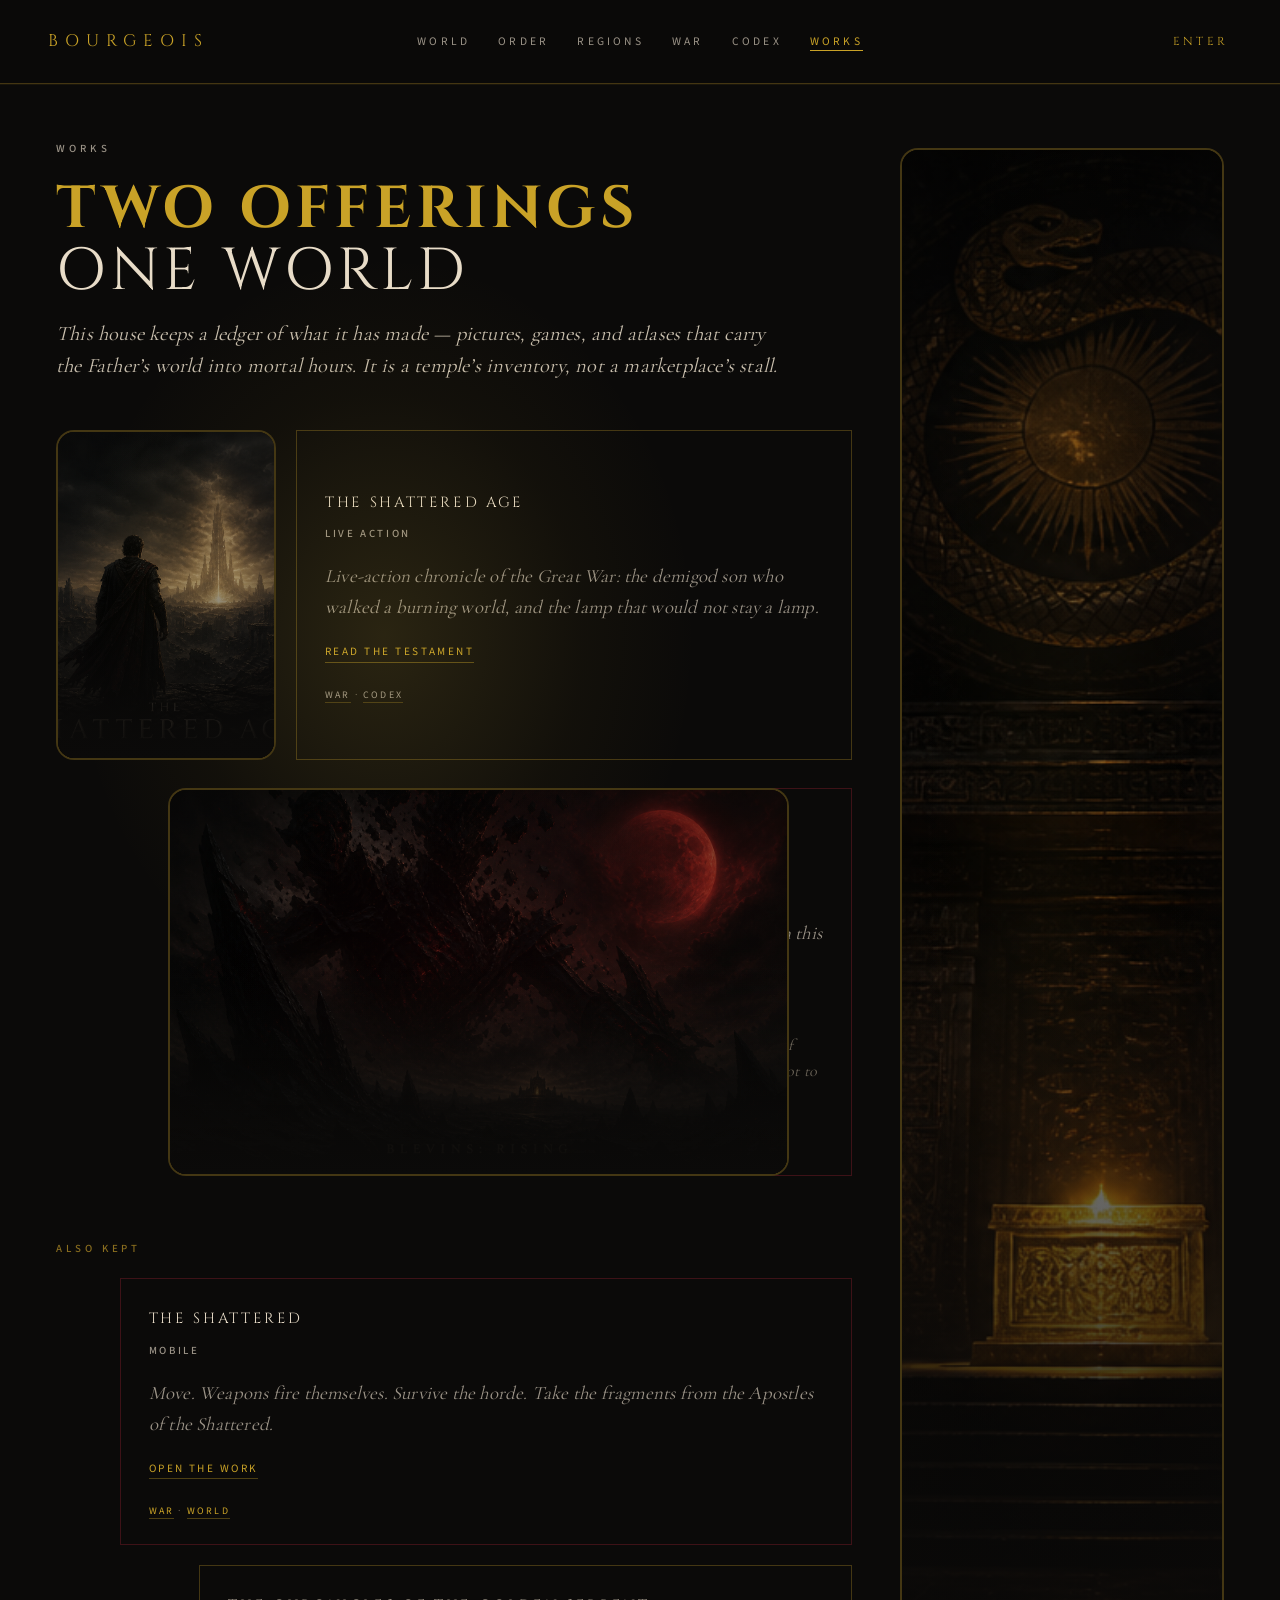
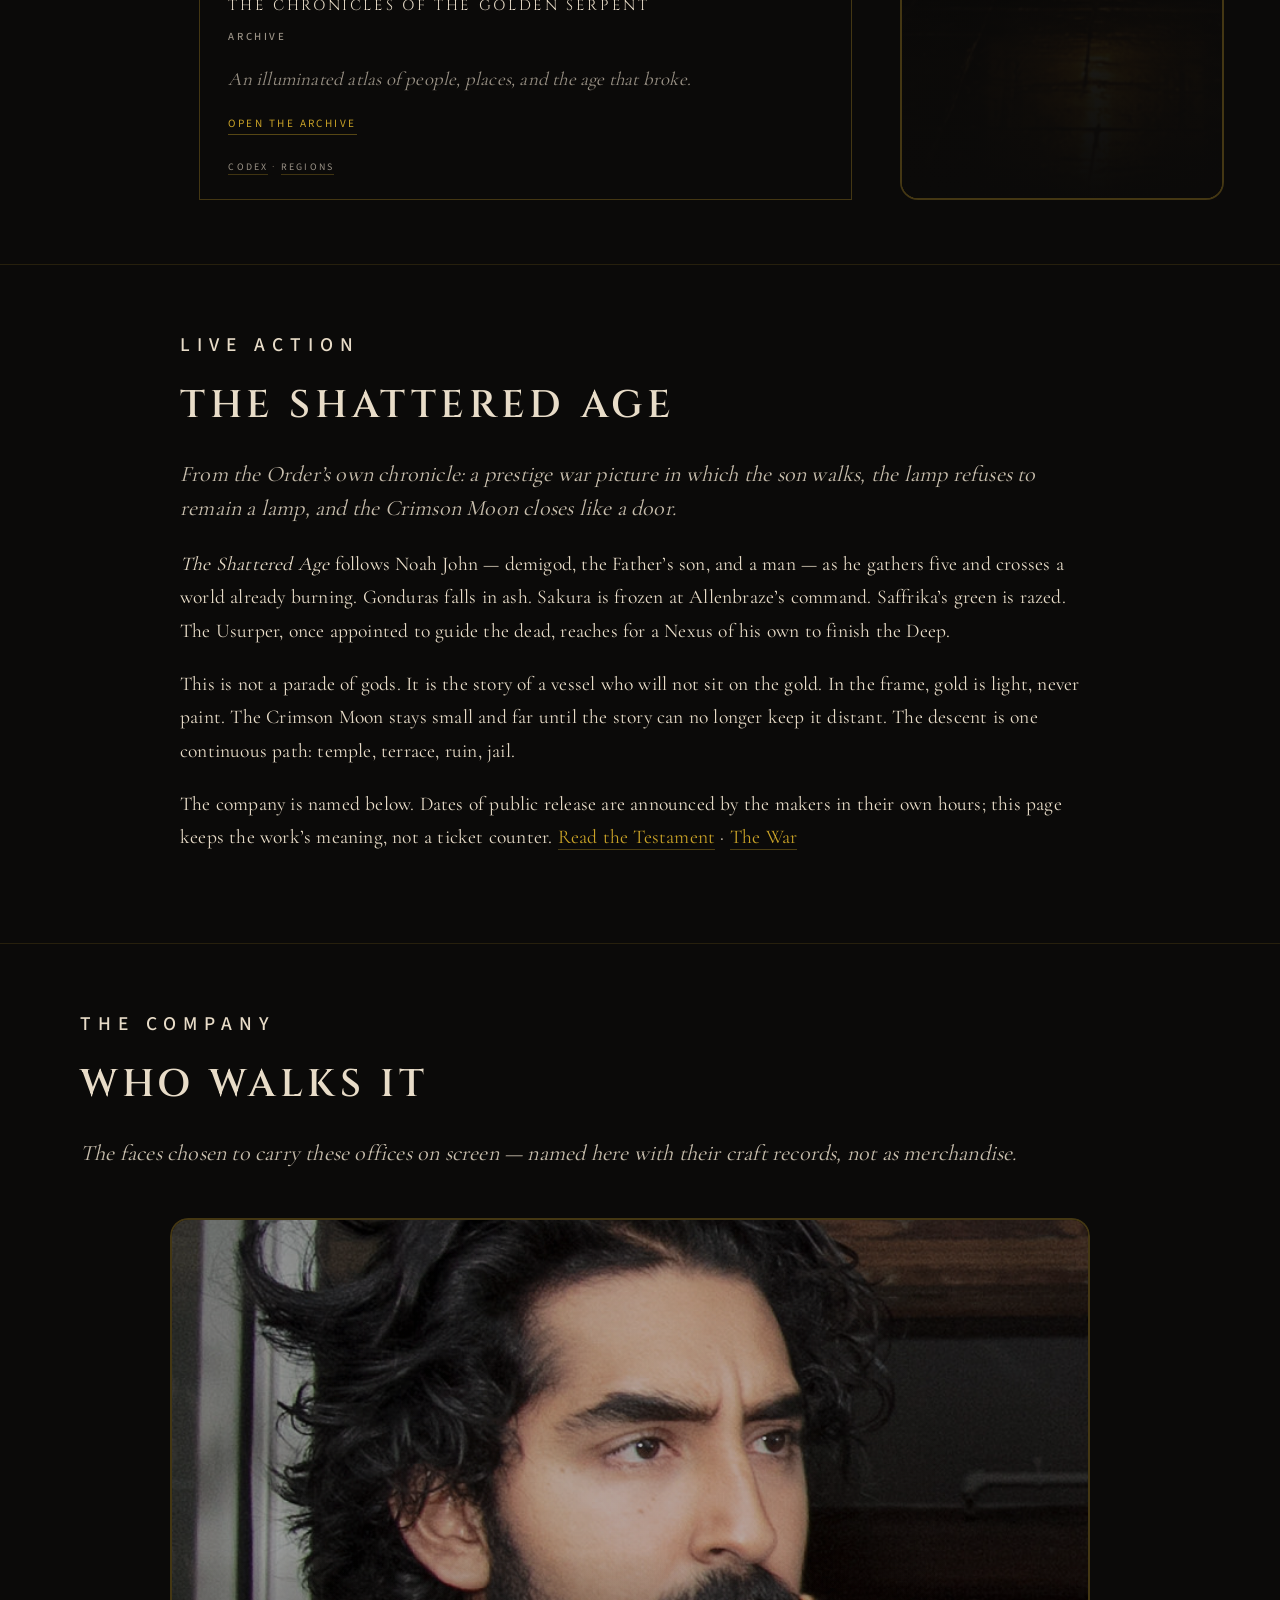
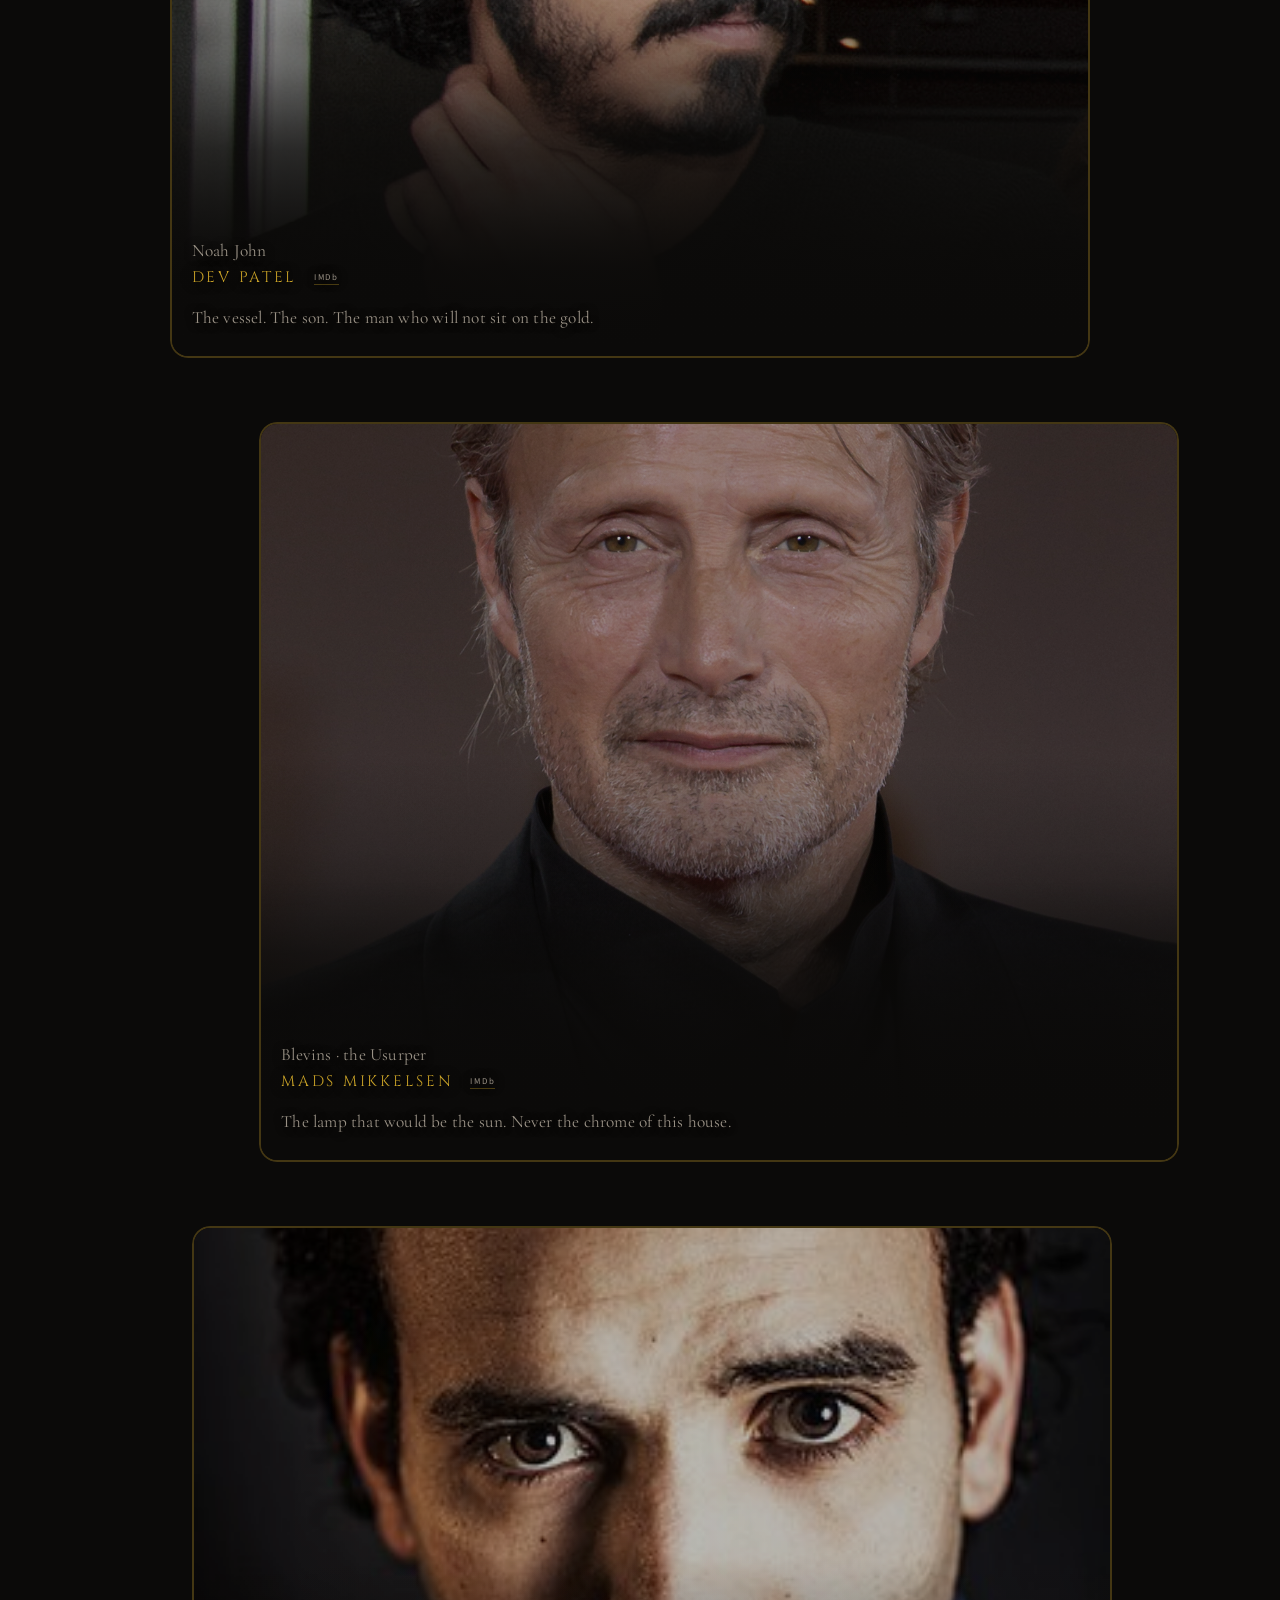
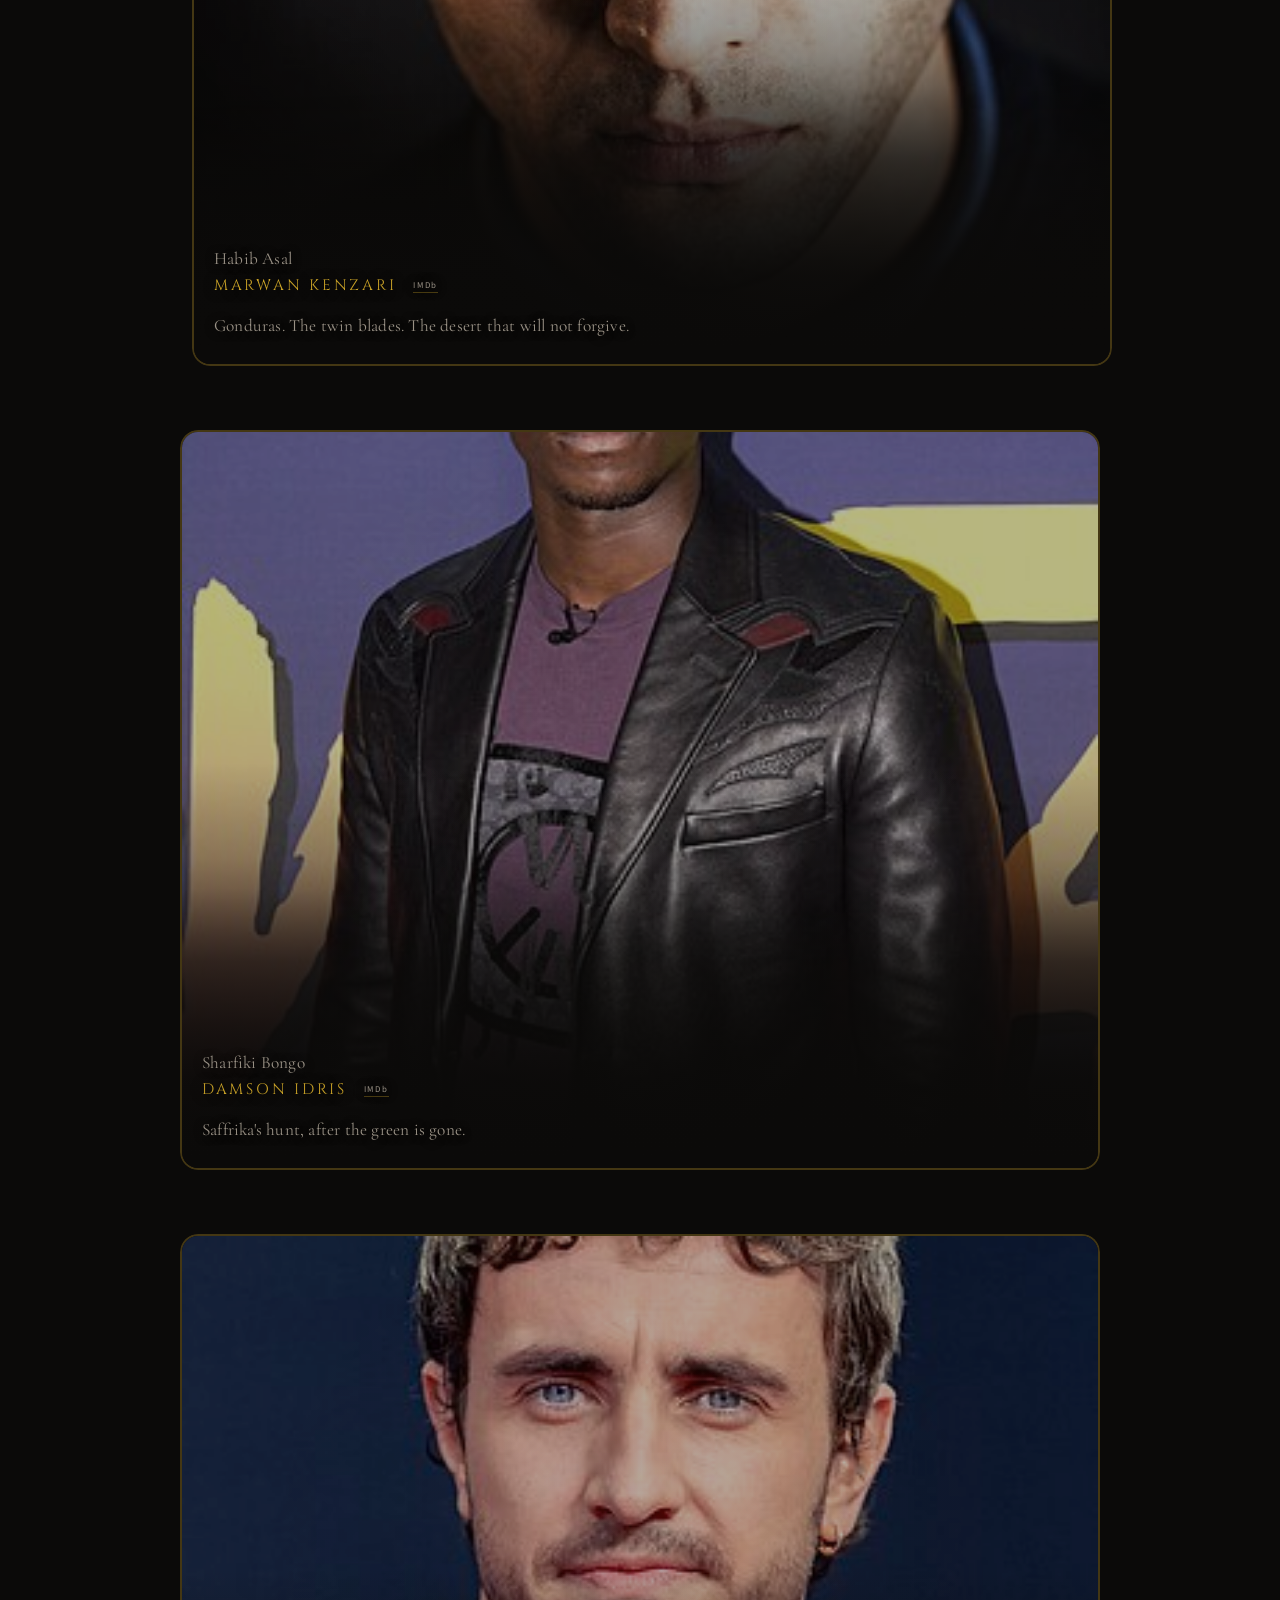
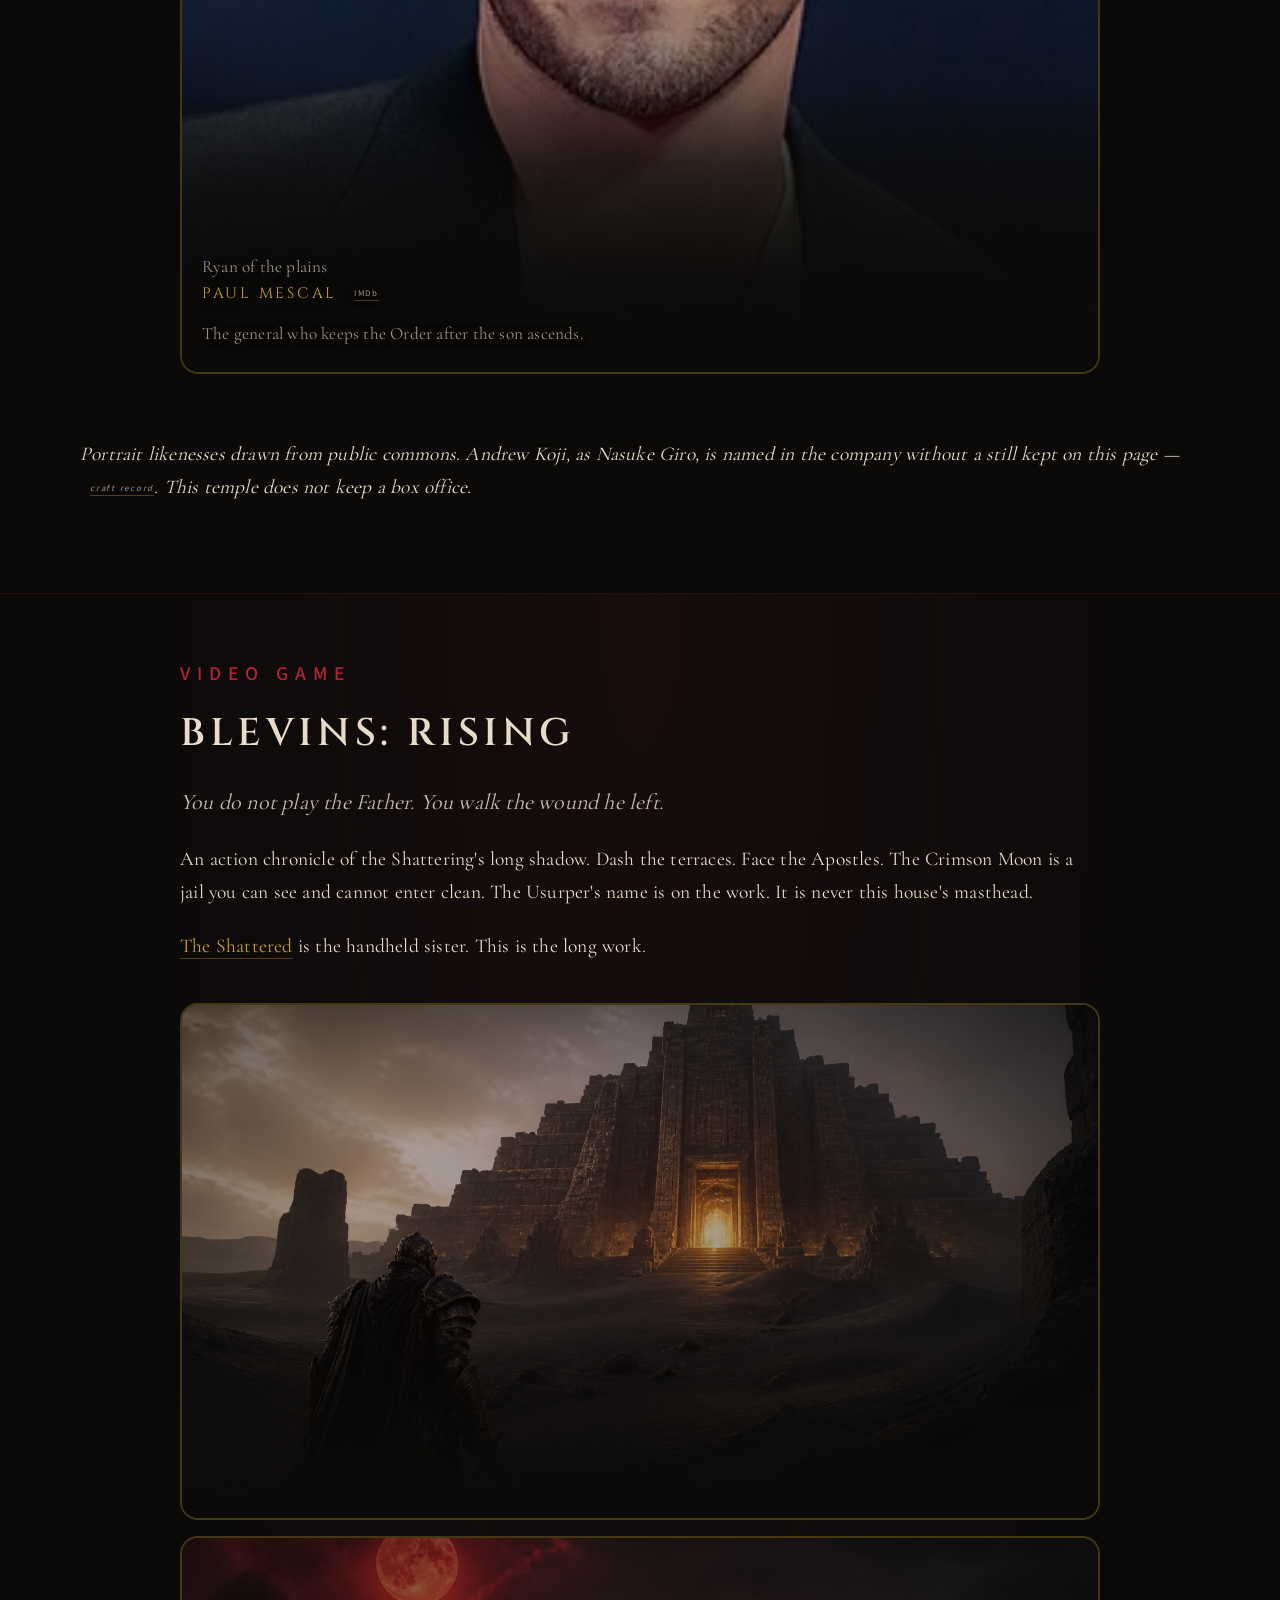
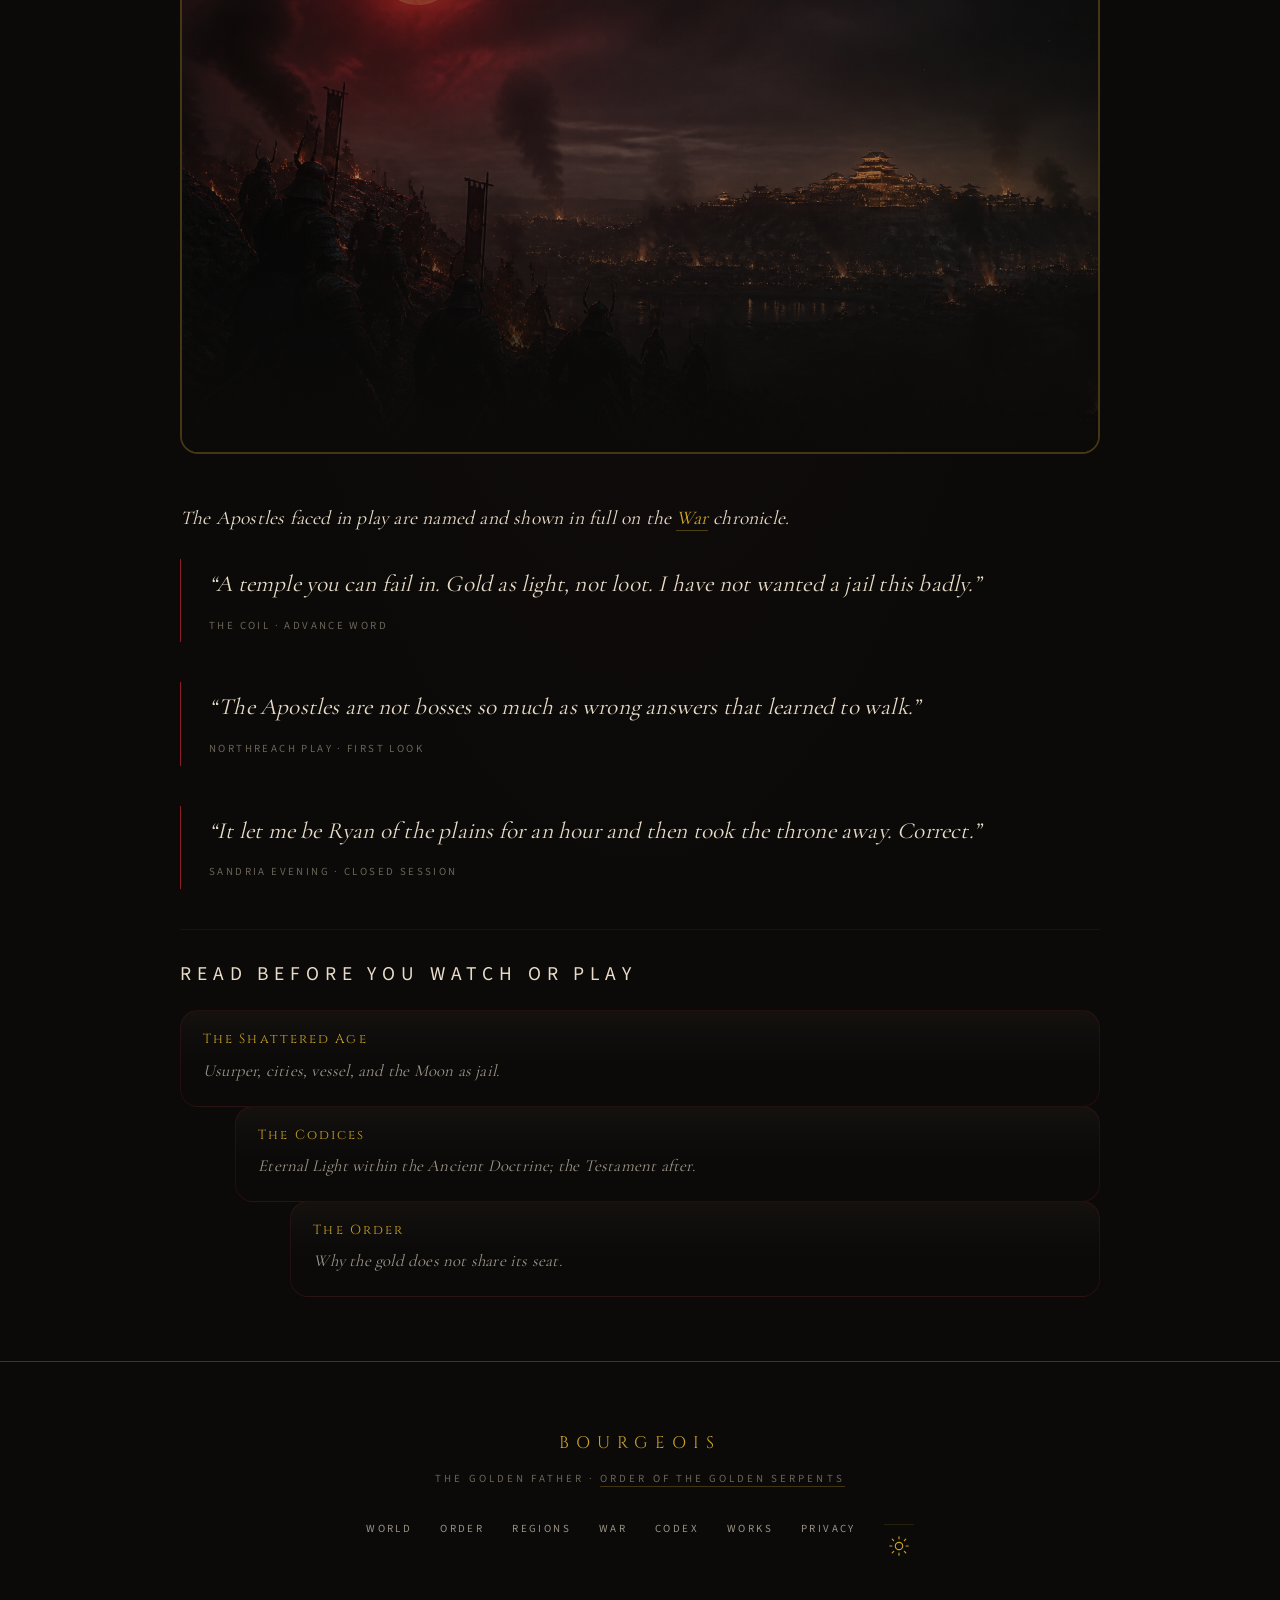
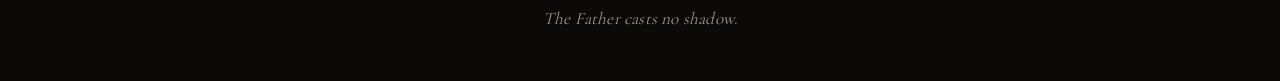
<file: works.html>
<!DOCTYPE html>
<html lang="en">
<head>
  <script async src="https://pagead2.googlesyndication.com/pagead/js/adsbygoogle.js?client=ca-pub-4474012682309585"
     crossorigin="anonymous"></script>
  <meta charset="utf-8">
  <script>document.documentElement.classList.add("js");</script>
  <script>
    (function () {
      try {
        var t = localStorage.getItem("bourgeois-theme");
        if (t === "light" || t === "dark") document.documentElement.setAttribute("data-theme", t);
        else document.documentElement.setAttribute("data-theme", "dark");
      } catch (e) {
        document.documentElement.setAttribute("data-theme", "dark");
      }
    })();
  </script>

  <meta name="viewport" content="width=device-width, initial-scale=1">
  <title>Works · BOURGEOIS</title>
  <meta name="description" content="What the Order keeps of its own making: The Shattered Age, Blevins: Rising, and sister works. A temple ledger, not a marketplace.">
  <meta name="theme-color" content="#0B0A09">
  <link rel="icon" href="img/favicon.svg" type="image/svg+xml">
  <link rel="stylesheet" href="css/style.css?v=20260905x">
</head>
<body class="heat-works">
  <a class="skip" href="#content">Skip to the altar</a>
  <header class="masthead">
    <a class="wordmark" href="index.html">BOURGEOIS</a>
    <nav class="nav-primary" aria-label="Primary">
      <a href="world.html">World</a>
      <a href="order.html">Order</a>
      <a href="regions.html">Regions</a>
      <a href="war.html">War</a>
      <a href="codex.html">Codex</a>
      <a href="works.html" aria-current="page">Works</a>
    </nav>
    <div class="mast-actions">
      <button class="btn-enter" type="button" data-open-enter>Enter</button>
      <button class="nav-toggle" type="button" aria-label="Open navigation" aria-expanded="false"><span></span></button>
    </div>
  </header>

  <main id="content">
    <section class="hero hero-page works-board" aria-labelledby="works-title">
      <div class="works-main">
        <p class="hero-kicker">Works</p>
        <h1 id="works-title"><span class="gold">TWO OFFERINGS</span><span class="bone">ONE WORLD</span></h1>
        <p class="hero-lede">This house keeps a ledger of what it has made — pictures, games, and atlases that carry the Father’s world into mortal hours. It is a temple’s inventory, not a marketplace’s stall.</p>

        <article class="offering offering-first reveal" id="shattered-age">
          <figure class="slab slab-poster">
            <img src="img/shattered-age-poster.png" alt="A cloaked figure looks toward a golden spire over a ruined city, a crimson moon far in the storm." width="1536" height="1024" loading="lazy">
          </figure>
          <div class="offering-copy">
            <h2>THE SHATTERED AGE</h2>
            <p class="offering-kind">Live action</p>
            <p class="lede">Live-action chronicle of the Great War: the demigod son who walked a burning world, and the lamp that would not stay a lamp.</p>
            <a class="offering-path" href="codex.html#testament">Read the Testament</a>
            <p class="offering-lore"><a href="war.html">War</a> · <a href="codex.html">Codex</a></p>
          </div>
        </article>

        <article class="offering offering-lesser reveal theme-cult" id="blevins-rising" data-theme="cult">
          <figure class="slab slab-key">
            <img src="img/blevins-rising-key.png" alt="A shattered stone colossus under the Crimson Moon; a distant temple holds a small gold light." width="1536" height="1024" loading="lazy">
          </figure>
          <div class="offering-copy">
            <h2>BLEVINS: RISING</h2>
            <p class="offering-kind">Video game</p>
            <p class="lede">An action chronicle under the Usurper’s name — history on the title, never gold on this house’s masthead.</p>
            <a class="offering-path" href="war.html">Enter the work</a>
            <p class="offering-note">The work is named and kept. Public calendars of release belong to the makers’ other chambers, not to this altar.</p>
            <p class="offering-lore"><a href="war.html">War</a> · <a href="regions.html">Regions</a></p>
          </div>
        </article>

        <p class="kicker handheld-kicker">Also kept</p>
        <article class="offering offering-hand reveal theme-cult" id="the-shattered" data-theme="cult">
          <div class="offering-copy">
            <h2>THE SHATTERED</h2>
            <p class="offering-kind">Mobile</p>
            <p class="lede">Move. Weapons fire themselves. Survive the horde. Take the fragments from the Apostles of the Shattered.</p>
            <a class="offering-path" href="https://crimson-moon-mobile.grok.me" rel="noopener">Open the work</a>
            <p class="offering-lore"><a href="war.html">War</a> · <a href="world.html">World</a></p>
          </div>
        </article>
        <article class="offering offering-hand offering-hand-2 reveal" id="nexus-archive">
          <div class="offering-copy">
            <h2>THE CHRONICLES OF THE GOLDEN SERPENT</h2>
            <p class="offering-kind">Archive</p>
            <p class="lede">An illuminated atlas of people, places, and the age that broke.</p>
            <a class="offering-path" href="https://nexus-archive.grok.me" rel="noopener">Open the archive</a>
            <p class="offering-lore"><a href="codex.html">Codex</a> · <a href="regions.html">Regions</a></p>
          </div>
        </article>
      </div>
      <aside class="works-heat" aria-hidden="false">
        <figure class="slab slab-tall">
          <img src="img/temple-nexus.png" alt="The Nexus hall: a gold altar on stone steps, the Serpent's Eye in a coil on the far wall." width="1536" height="1024" loading="lazy">
        </figure>
      </aside>
    </section>

    <section class="step step-mid reveal" id="picture">
      <p class="kicker">Live action</p>
      <h2>THE SHATTERED AGE</h2>
      <p class="lede">From the Order’s own chronicle: a prestige war picture in which the son walks, the lamp refuses to remain a lamp, and the Crimson Moon closes like a door.</p>
      <p><em>The Shattered Age</em> follows Noah John — demigod, the Father’s son, and a man — as he gathers five and crosses a world already burning. Gonduras falls in ash. Sakura is frozen at Allenbraze’s command. Saffrika’s green is razed. The Usurper, once appointed to guide the dead, reaches for a Nexus of his own to finish the Deep.</p>
      <p>This is not a parade of gods. It is the story of a vessel who will not sit on the gold. In the frame, gold is light, never paint. The Crimson Moon stays small and far until the story can no longer keep it distant. The descent is one continuous path: temple, terrace, ruin, jail.</p>
      <p>The company is named below. Dates of public release are announced by the makers in their own hours; this page keeps the work’s meaning, not a ticket counter. <a href="codex.html#testament">Read the Testament</a> · <a href="war.html">The War</a></p>
    </section>

    <section class="step step-wide reveal" id="cast">
      <p class="kicker">The company</p>
      <h2>WHO WALKS IT</h2>
      <p class="lede">The faces chosen to carry these offices on screen — named here with their craft records, not as merchandise.</p>
      <article class="person person-land">
          <figure class="slab slab-person"><img src="img/cast/dev-patel.jpg" alt="Dev Patel" width="330" height="440" loading="lazy"></figure>
          <div>
            <p class="from">Noah John</p>
            <h3>DEV PATEL <a class="imdb-hair" href="https://www.imdb.com/name/nm2353862/" rel="noopener">IMDb</a></h3>
            <p>The vessel. The son. The man who will not sit on the gold.</p>
          </div>
        </article>
        <article class="person person-land">
          <figure class="slab slab-person"><img src="img/cast/mads-mikkelsen.jpg" alt="Mads Mikkelsen" width="330" height="440" loading="lazy"></figure>
          <div>
            <p class="from">Blevins · the Usurper</p>
            <h3>MADS MIKKELSEN <a class="imdb-hair" href="https://www.imdb.com/name/nm0586568/" rel="noopener">IMDb</a></h3>
            <p>The lamp that would be the sun. Never the chrome of this house.</p>
          </div>
        </article>
        <article class="person person-land">
          <figure class="slab slab-person"><img src="img/cast/marwan-kenzari.jpg" alt="Marwan Kenzari" width="330" height="440" loading="lazy"></figure>
          <div>
            <p class="from">Habib Asal</p>
            <h3>MARWAN KENZARI <a class="imdb-hair" href="https://www.imdb.com/name/nm3092471/" rel="noopener">IMDb</a></h3>
            <p>Gonduras. The twin blades. The desert that will not forgive.</p>
          </div>
        </article>
        <article class="person person-land">
          <figure class="slab slab-person"><img src="img/cast/damson-idris.jpg" alt="Damson Idris" width="330" height="440" loading="lazy"></figure>
          <div>
            <p class="from">Sharfiki Bongo</p>
            <h3>DAMSON IDRIS <a class="imdb-hair" href="https://www.imdb.com/name/nm5072010/" rel="noopener">IMDb</a></h3>
            <p>Saffrika's hunt, after the green is gone.</p>
          </div>
        </article>
        <article class="person person-land">
          <figure class="slab slab-person"><img src="img/cast/paul-mescal.jpg" alt="Paul Mescal" width="330" height="440" loading="lazy"></figure>
          <div>
            <p class="from">Ryan of the plains</p>
            <h3>PAUL MESCAL <a class="imdb-hair" href="https://www.imdb.com/name/nm8958770/" rel="noopener">IMDb</a></h3>
            <p>The general who keeps the Order after the son ascends.</p>
          </div>
        </article>
      <p class="form-note">Portrait likenesses drawn from public commons. Andrew Koji, as Nasuke Giro, is named in the company without a still kept on this page — <a class="imdb-hair" href="https://www.imdb.com/name/nm4010671/" rel="noopener">craft record</a>. This temple does not keep a box office.</p>
    </section>

    <section class="theme-cult step step-mid reveal" id="rising-play" data-theme="cult">
      <p class="kicker">Video game</p>
      <h2>BLEVINS: RISING</h2>
      <p class="lede">You do not play the Father. You walk the wound he left.</p>
      <p>An action chronicle of the Shattering's long shadow. Dash the terraces. Face the Apostles. The Crimson Moon is a jail you can see and cannot enter clean. The Usurper's name is on the work. It is never this house's masthead.</p>
      <p><a href="https://crimson-moon-mobile.grok.me" rel="noopener">The Shattered</a> is the handheld sister. This is the long work.</p>
      <div class="shot-steps">
        <figure class="slab slab-shot"><img src="img/game-shot-1.png" alt="In-game: a figure dashes a cracked obsidian terrace under a crimson moon toward a gold spark." width="1536" height="864" loading="lazy"></figure>
        <figure class="slab slab-shot"><img src="img/game-shot-2.png" alt="In-game: a ruined hall, lock on a crimson apostle at the top of the stair." width="1536" height="864" loading="lazy"></figure>
      </div>

      <p class="form-note">The Apostles faced in play are named and shown in full on the <a href="war.html#apostles">War</a> chronicle.</p>

      <div class="reviews">
        <blockquote class="pull review">
          “A temple you can fail in. Gold as light, not loot. I have not wanted a jail this badly.”
          <cite>The Coil · advance word</cite>
        </blockquote>
        <blockquote class="pull review">
          “The Apostles are not bosses so much as wrong answers that learned to walk.”
          <cite>Northreach Play · first look</cite>
        </blockquote>
        <blockquote class="pull review">
          “It let me be Ryan of the plains for an hour and then took the throne away. Correct.”
          <cite>Sandria Evening · closed session</cite>
        </blockquote>
      </div>
      <div class="related">
        <p class="related-title">Read before you watch or play</p>
        <ul class="related-list">
          <li><a href="war.html">The Shattered Age</a><p>Usurper, cities, vessel, and the Moon as jail.</p></li>
          <li><a href="codex.html">The Codices</a><p>Eternal Light within the Ancient Doctrine; the Testament after.</p></li>
          <li><a href="order.html">The Order</a><p>Why the gold does not share its seat.</p></li>
        </ul>
      </div>
    </section>
  </main>

  <footer class="site-foot">
    <a class="wordmark" href="index.html">BOURGEOIS</a>
    <p class="foot-sub">The Golden Father · <a href="order.html">Order of the Golden Serpents</a></p>
    <nav class="foot-nav" aria-label="Footer">
      <a href="world.html">World</a>
      <a href="order.html">Order</a>
      <a href="regions.html">Regions</a>
      <a href="war.html">War</a>
      <a href="codex.html">Codex</a>
      <a href="works.html">Works</a>
      <a href="privacy.html">Privacy</a>
      <button class="theme-toggle" type="button" data-theme-toggle aria-label="Switch to light mode" aria-pressed="false">
        <svg class="theme-icon" viewBox="0 0 24 24" width="22" height="22" aria-hidden="true" focusable="false">
          <g class="sun">
            <circle class="sun-core" cx="12" cy="12" r="4"></circle>
            <path class="ray" d="M12 2v2.2M12 19.8V22M2 12h2.2M19.8 12H22M4.6 4.6l1.6 1.6M17.8 17.8l1.6 1.6M4.6 19.4l1.6-1.6M17.8 6.2l1.6-1.6"></path>
          </g>
          <path class="moon" d="M15.2 3.2a8.2 8.2 0 1 0 5.6 14.4 7 7 0 1 1-5.6-14.4z"></path>
        </svg>
      </button>
</nav>
    <p class="foot-close">The Father casts no shadow.</p>
  </footer>

  <div class="veil" id="enter-veil" aria-hidden="true" role="dialog" aria-labelledby="veil-title">
    <button class="veil-close" type="button" data-close-enter>Close</button>
    <div class="veil-card" data-altar>
      <div class="mark-altar"><img src="img/serpents-eye.svg" alt=""></div>
      <p class="kicker">Enter</p>
      <h2 id="veil-title">THE ORDER KEEPS THE READING</h2>
      <p class="lede">Leave an address. Nothing is sent. This altar holds names only in your browser.</p>
      <form data-capture>
        <label class="field"><span>Name</span><input type="text" name="name" autocomplete="name"></label>
        <label class="field"><span>Address</span><input type="email" name="email" autocomplete="email" required></label>
        <button class="btn-gold" type="submit">I will keep the hour</button>
      </form>
      <div class="form-ok" role="status"><h3>The hour is noted.</h3><p>Nothing has left this machine.</p></div>
    </div>
  </div>
  <script src="js/main.js"></script>
</body>
</html>
</file>
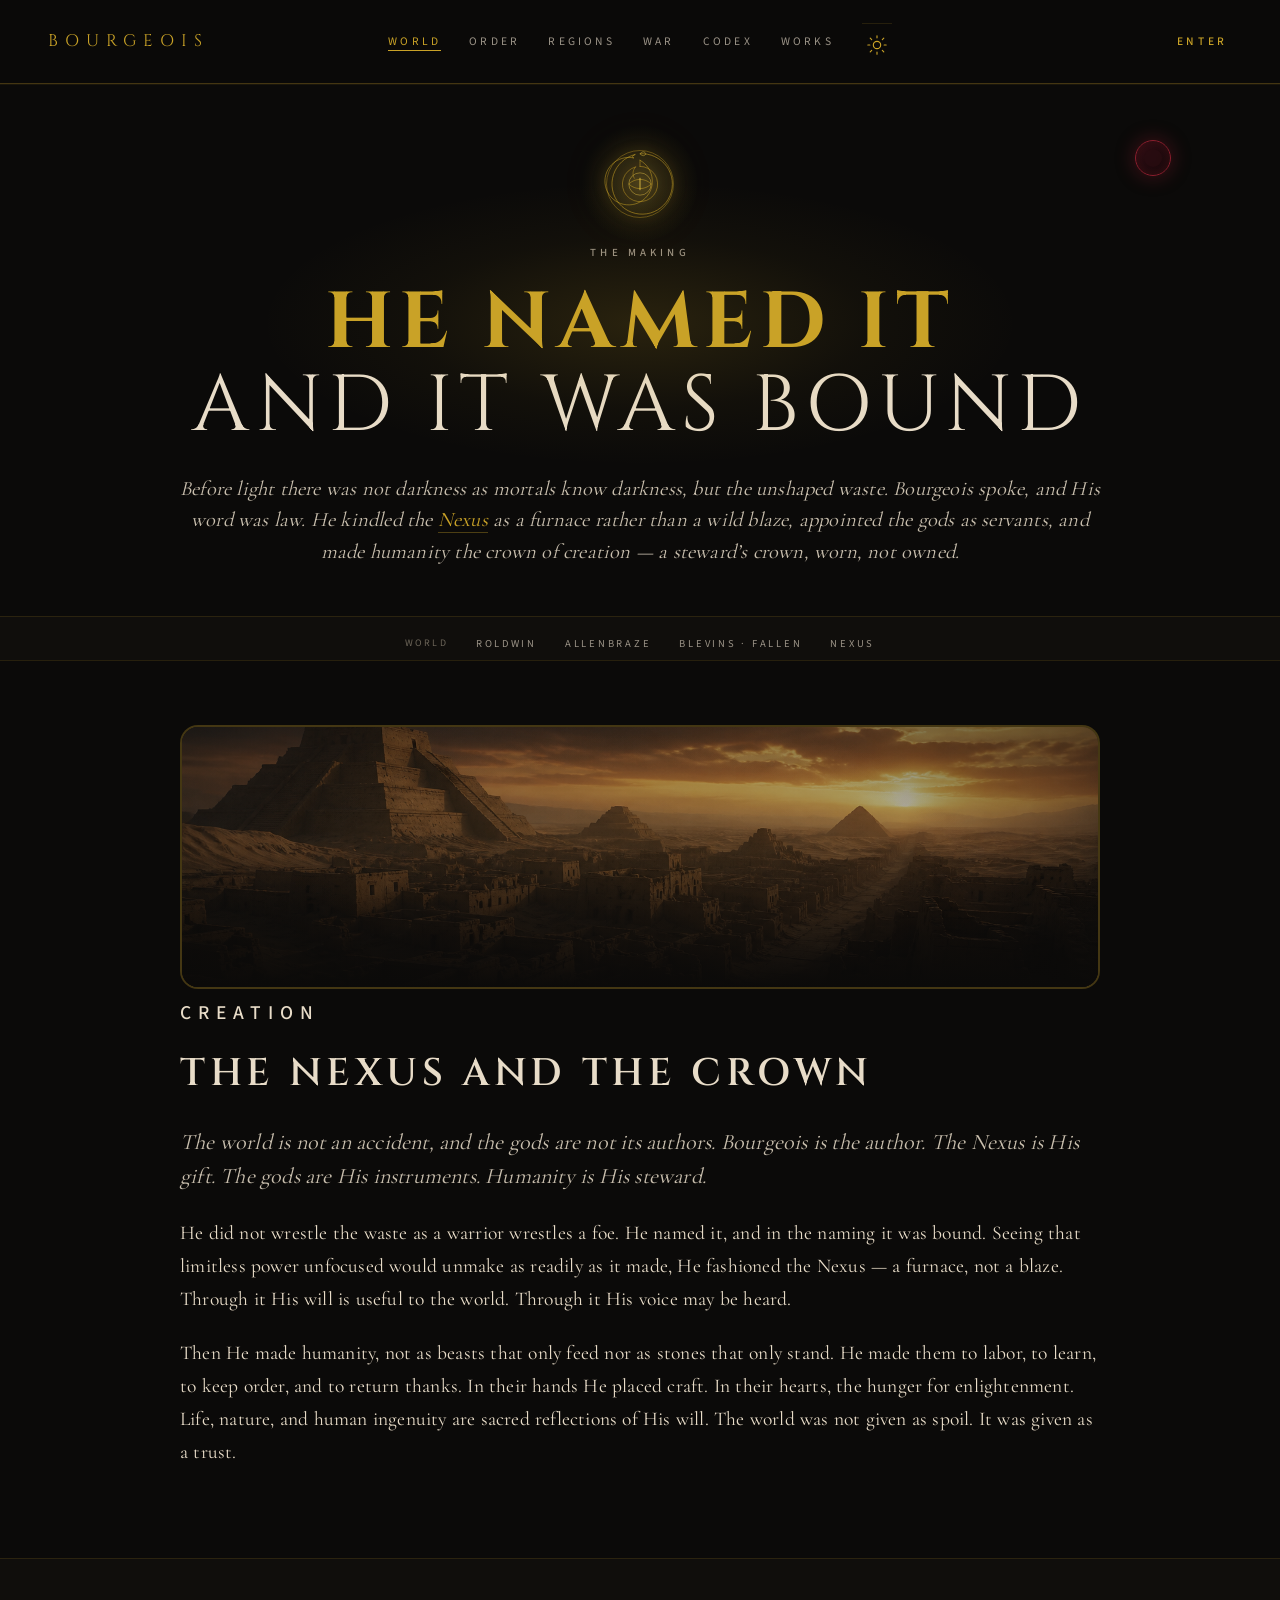
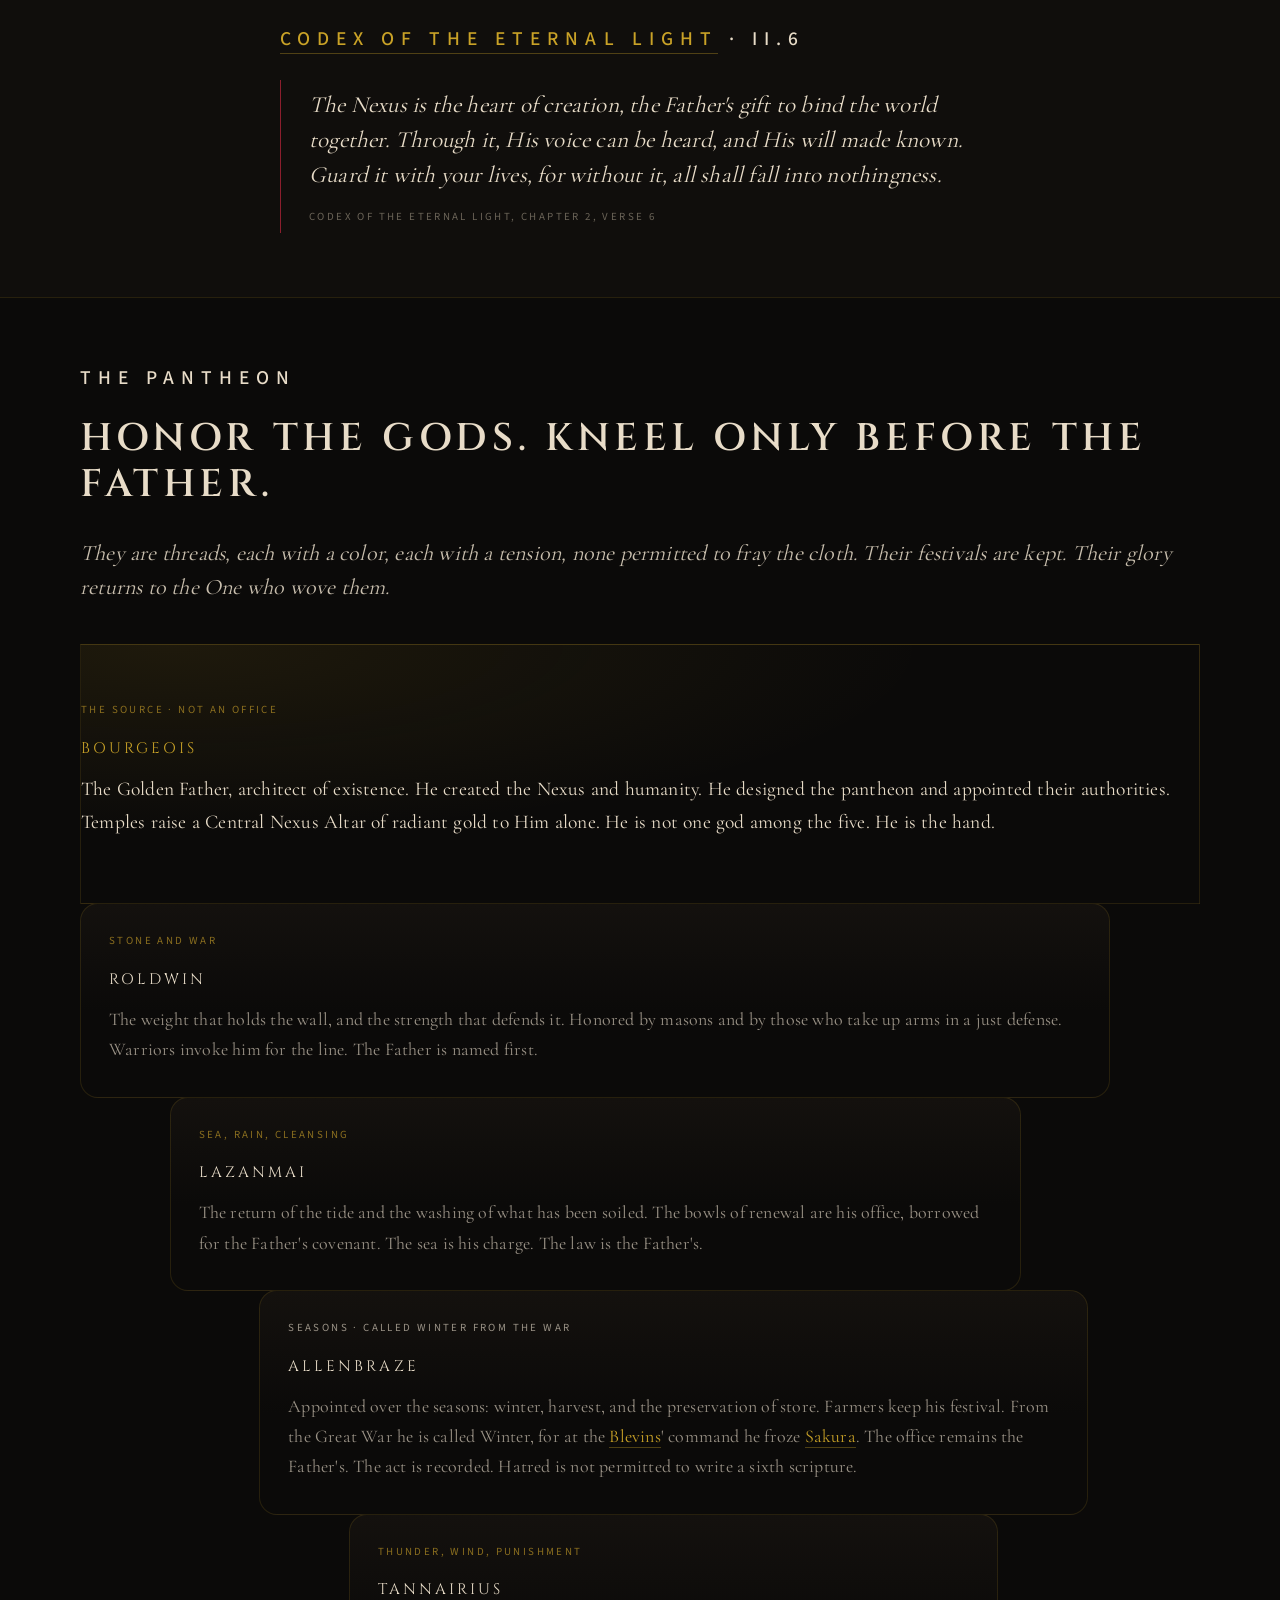
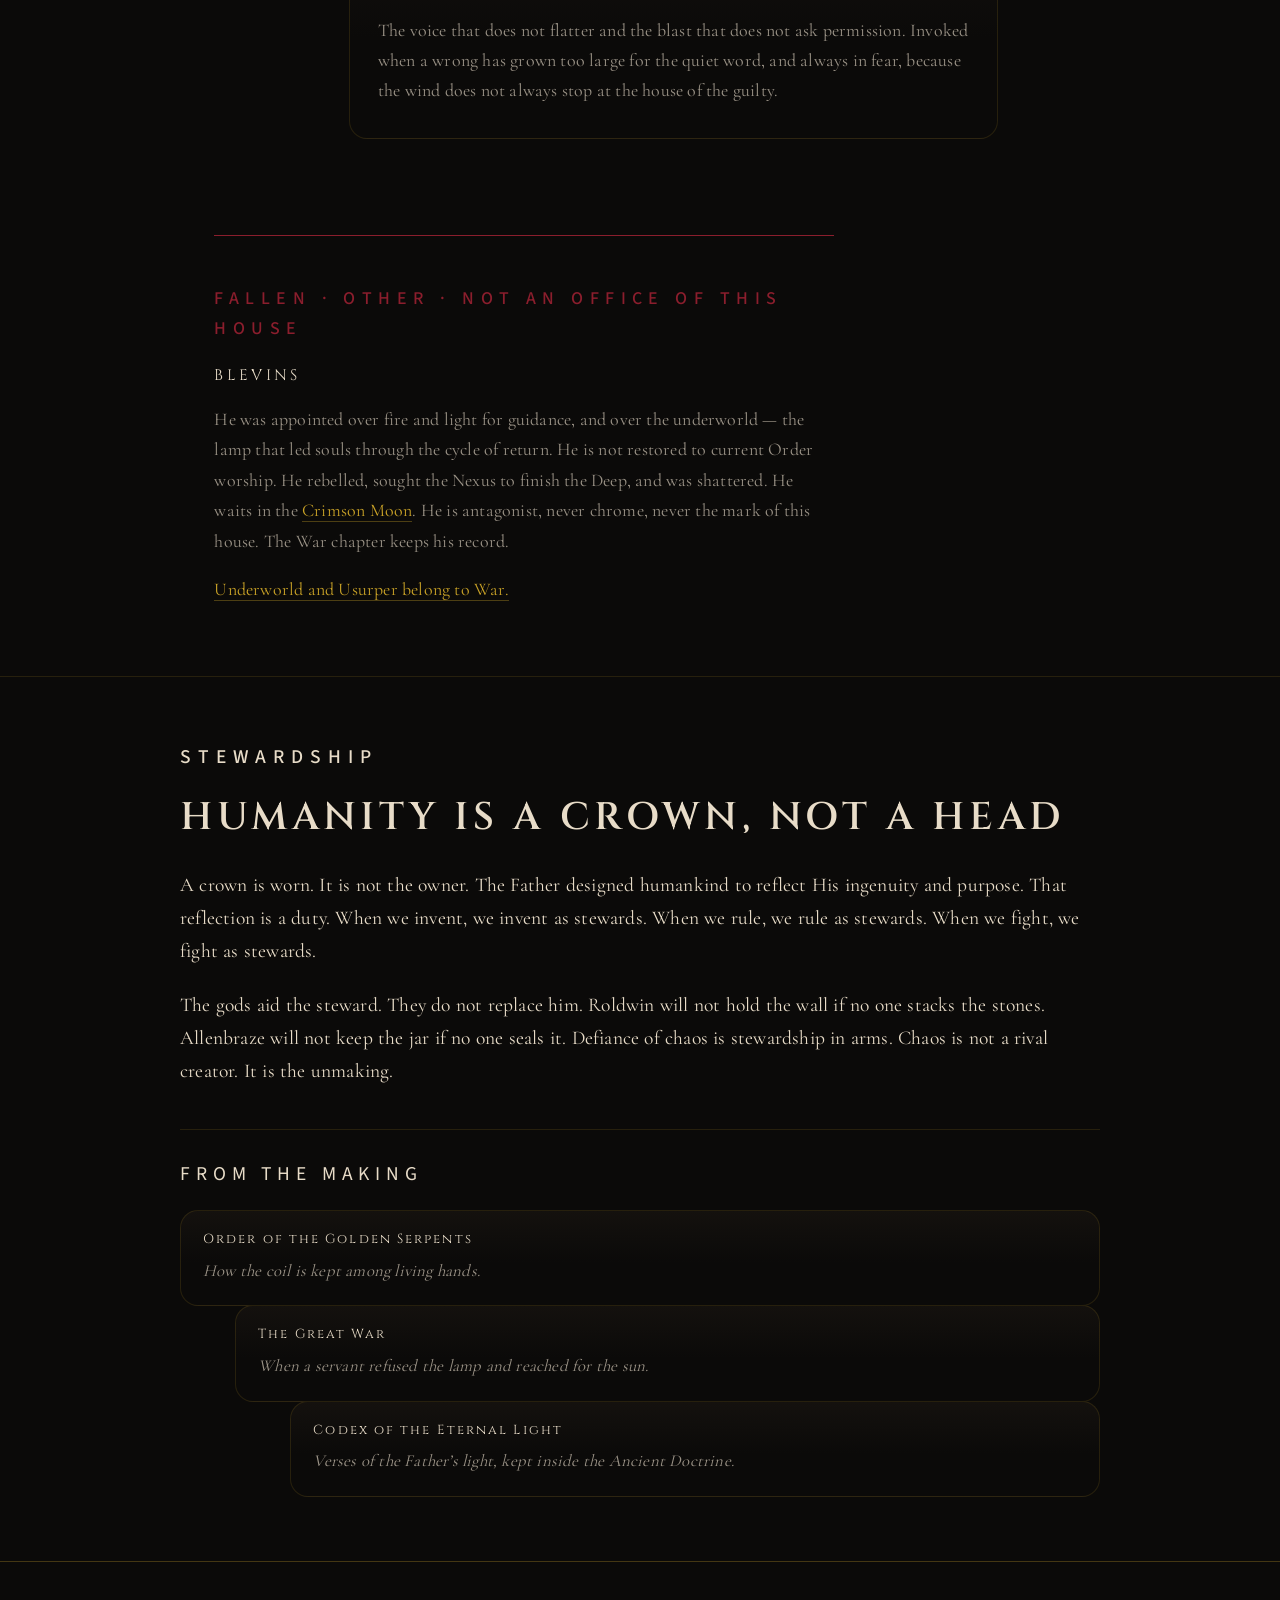
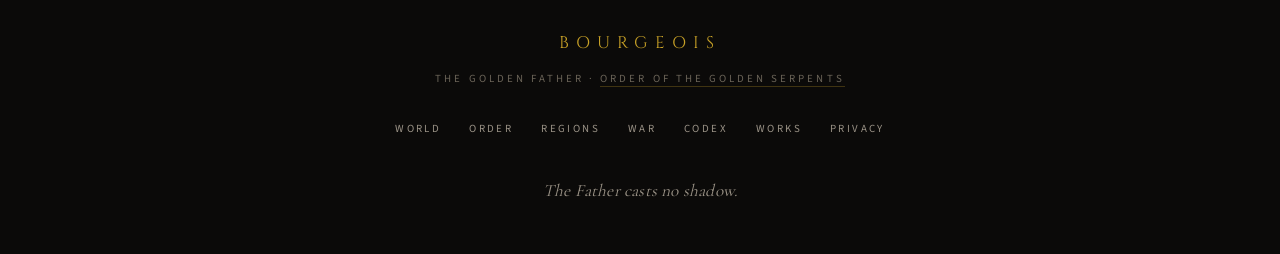
<file: world.html>
<!DOCTYPE html>
<html lang="en">
<head>
  <script async src="https://pagead2.googlesyndication.com/pagead/js/adsbygoogle.js?client=ca-pub-4474012682309585"
     crossorigin="anonymous"></script>
  <meta charset="utf-8">
  <script>document.documentElement.classList.add("js");</script>
  <script>
    (function () {
      try {
        var t = localStorage.getItem("bourgeois-theme");
        if (t === "light" || t === "dark") document.documentElement.setAttribute("data-theme", t);
        else document.documentElement.setAttribute("data-theme", "dark");
      } catch (e) {
        document.documentElement.setAttribute("data-theme", "dark");
      }
    })();
  </script>

  <meta name="viewport" content="width=device-width, initial-scale=1">
  <title>World · BOURGEOIS</title>
  <meta name="description" content="Bourgeois created the Nexus and humanity. The gods are servants. Blevins is the Usurper, never chrome.">
  <meta name="theme-color" content="#0B0A09">
  <link rel="icon" href="img/favicon.svg" type="image/svg+xml">
  <link rel="stylesheet" href="css/style.css?v=20260905x">
</head>
<body>
  <a class="skip" href="#content">Skip to the altar</a>
  <header class="masthead">
    <a class="wordmark" href="index.html">BOURGEOIS</a>
    <nav class="nav-primary" aria-label="Primary">
      <a href="world.html" aria-current="page">World</a>
      <a href="order.html">Order</a>
      <a href="regions.html">Regions</a>
      <a href="war.html">War</a>
      <a href="codex.html">Codex</a>
      <a href="works.html">Works</a>
      <button class="theme-toggle" type="button" data-theme-toggle aria-label="Switch to light mode" aria-pressed="false">
        <svg class="theme-icon" viewBox="0 0 24 24" width="22" height="22" aria-hidden="true" focusable="false">
          <g class="sun">
            <circle class="sun-core" cx="12" cy="12" r="4"></circle>
            <path class="ray" d="M12 2v2.2M12 19.8V22M2 12h2.2M19.8 12H22M4.6 4.6l1.6 1.6M17.8 17.8l1.6 1.6M4.6 19.4l1.6-1.6M17.8 6.2l1.6-1.6"></path>
          </g>
          <path class="moon" d="M15.2 3.2a8.2 8.2 0 1 0 5.6 14.4 7 7 0 1 1-5.6-14.4z"></path>
        </svg>
      </button>
</nav>
    <div class="mast-actions">
      <button class="btn-enter" type="button" data-open-enter>Enter</button>
      <button class="nav-toggle" type="button" aria-label="Open navigation" aria-expanded="false"><span></span></button>
    </div>
  </header>

  <main id="content">
    <section class="hero hero-page">
      <div class="crimson-moon" aria-hidden="true"></div>
      <div class="mark-altar"><img src="img/serpents-eye.svg" alt="The Serpent's Eye"></div>
      <p class="hero-kicker">The making</p>
      <h1><span class="gold">HE NAMED IT</span><span class="bone">AND IT WAS BOUND</span></h1>
      <p class="hero-lede">Before light there was not darkness as mortals know darkness, but the unshaped waste. Bourgeois spoke, and His word was law. He kindled the <a href="codex.html#nexus">Nexus</a> as a furnace rather than a wild blaze, appointed the gods as servants, and made humanity the crown of creation — a steward’s crown, worn, not owned.</p>
    </section>

    <nav class="page-rail" aria-label="World">
      <span>World</span>
      <a href="#roldwin">Roldwin</a>
      <a href="#allenbraze">Allenbraze</a>
      <a href="#blevins">Blevins · fallen</a>
      <a href="codex.html#nexus">Nexus</a>
    </nav>

    <section class="step step-mid reveal">
      <figure class="slab slab-arch">
        <img src="img/sandria-ziggurat.png" alt="Sandstone terraces and a ziggurat under gold sunset — architecture of the making, not a market." width="1536" height="1024" loading="lazy">
      </figure>
      <p class="kicker">Creation</p>
      <h2>THE NEXUS AND THE CROWN</h2>
      <p class="lede">The world is not an accident, and the gods are not its authors. Bourgeois is the author. The Nexus is His gift. The gods are His instruments. Humanity is His steward.</p>
      <p>He did not wrestle the waste as a warrior wrestles a foe. He named it, and in the naming it was bound. Seeing that limitless power unfocused would unmake as readily as it made, He fashioned the Nexus — a furnace, not a blaze. Through it His will is useful to the world. Through it His voice may be heard.</p>
      <p>Then He made humanity, not as beasts that only feed nor as stones that only stand. He made them to labor, to learn, to keep order, and to return thanks. In their hands He placed craft. In their hearts, the hunger for enlightenment. Life, nature, and human ingenuity are sacred reflections of His will. The world was not given as spoil. It was given as a trust.</p>
    </section>

    <section class="step step-narrow step-inset reveal">
      <p class="kicker"><a href="codex.html#eternal-light">Codex of the Eternal Light</a> · II.6</p>
      <blockquote class="pull">
        The Nexus is the heart of creation, the Father's gift to bind the world together. Through it, His voice can be heard, and His will made known. Guard it with your lives, for without it, all shall fall into nothingness.
        <cite>Codex of the Eternal Light, Chapter 2, Verse 6</cite>
      </blockquote>
    </section>

    <section class="step step-wide reveal">
      <p class="kicker">The pantheon</p>
      <h2>HONOR THE GODS. KNEEL ONLY BEFORE THE FATHER.</h2>
      <p class="lede">They are threads, each with a color, each with a tension, none permitted to fray the cloth. Their festivals are kept. Their glory returns to the One who wove them.</p>

      <div class="office-grid">
        <article class="office office-father">
          <p class="office-role">The source · not an office</p>
          <h3>BOURGEOIS</h3>
          <p>The Golden Father, architect of existence. He created the Nexus and humanity. He designed the pantheon and appointed their authorities. Temples raise a Central Nexus Altar of radiant gold to Him alone. He is not one god among the five. He is the hand.</p>
        </article>
        <article class="office" id="roldwin">
          <p class="office-role">Stone and war</p>
          <h3>ROLDWIN</h3>
          <p>The weight that holds the wall, and the strength that defends it. Honored by masons and by those who take up arms in a just defense. Warriors invoke him for the line. The Father is named first.</p>
        </article>
        <article class="office" id="lazanmai">
          <p class="office-role">Sea, rain, cleansing</p>
          <h3>LAZANMAI</h3>
          <p>The return of the tide and the washing of what has been soiled. The bowls of renewal are his office, borrowed for the Father's covenant. The sea is his charge. The law is the Father's.</p>
        </article>
        <article class="office office-allenbraze" id="allenbraze">
          <p class="office-role">Seasons · called Winter from the war</p>
          <h3>ALLENBRAZE</h3>
          <p>Appointed over the seasons: winter, harvest, and the preservation of store. Farmers keep his festival. From the Great War he is called Winter, for at the <a href="war.html">Blevins</a>' command he froze <a href="regions.html#sakura">Sakura</a>. The office remains the Father's. The act is recorded. Hatred is not permitted to write a sixth scripture.</p>
        </article>
        <article class="office" id="tannairius">
          <p class="office-role">Thunder, wind, punishment</p>
          <h3>TANNAIRIUS</h3>
          <p>The voice that does not flatter and the blast that does not ask permission. Invoked when a wrong has grown too large for the quiet word, and always in fear, because the wind does not always stop at the house of the guilty.</p>
        </article>
      </div>

      <aside class="blevins-break" id="blevins">
        <p class="kicker">Fallen · other · not an office of this house</p>
        <h3>BLEVINS</h3>
        <p>He was appointed over fire and light for guidance, and over the underworld — the lamp that led souls through the cycle of return. He is not restored to current Order worship. He rebelled, sought the Nexus to finish the Deep, and was shattered. He waits in the <a href="war.html">Crimson Moon</a>. He is antagonist, never chrome, never the mark of this house. The War chapter keeps his record.</p>
        <p><a href="war.html">Underworld and Usurper belong to War.</a></p>
      </aside>
    </section>

    <section class="step step-mid reveal">
      <p class="kicker">Stewardship</p>
      <h2>HUMANITY IS A CROWN, NOT A HEAD</h2>
      <p>A crown is worn. It is not the owner. The Father designed humankind to reflect His ingenuity and purpose. That reflection is a duty. When we invent, we invent as stewards. When we rule, we rule as stewards. When we fight, we fight as stewards.</p>
      <p>The gods aid the steward. They do not replace him. Roldwin will not hold the wall if no one stacks the stones. Allenbraze will not keep the jar if no one seals it. Defiance of chaos is stewardship in arms. Chaos is not a rival creator. It is the unmaking.</p>
      <div class="related">
        <p class="related-title">From the making</p>
        <ul class="related-list">
          <li><a href="order.html">Order of the Golden Serpents</a><p>How the coil is kept among living hands.</p></li>
          <li><a href="war.html">The Great War</a><p>When a servant refused the lamp and reached for the sun.</p></li>
          <li><a href="codex.html#eternal-light">Codex of the Eternal Light</a><p>Verses of the Father’s light, kept inside the Ancient Doctrine.</p></li>
        </ul>
      </div>
    </section>
  </main>

  <footer class="site-foot">
    <a class="wordmark" href="index.html">BOURGEOIS</a>
    <p class="foot-sub">The Golden Father · <a href="order.html">Order of the Golden Serpents</a></p>
    <nav class="foot-nav" aria-label="Footer">
      <a href="world.html">World</a>
      <a href="order.html">Order</a>
      <a href="regions.html">Regions</a>
      <a href="war.html">War</a>
      <a href="codex.html">Codex</a>
      <a href="works.html">Works</a>
      <a href="privacy.html">Privacy</a>
    </nav>
    <p class="foot-close">The Father casts no shadow.</p>
  </footer>

  <div class="veil" id="enter-veil" aria-hidden="true" role="dialog" aria-labelledby="veil-title">
    <button class="veil-close" type="button" data-close-enter>Close</button>
    <div class="veil-card" data-altar>
      <div class="mark-altar"><img src="img/serpents-eye.svg" alt=""></div>
      <p class="kicker">Enter</p>
      <h2 id="veil-title">THE ORDER KEEPS THE READING</h2>
      <p class="lede">Leave an address. Nothing is sent. This altar holds names only in your browser.</p>
      <form data-capture>
        <label class="field"><span>Name</span><input type="text" name="name" autocomplete="name"></label>
        <label class="field"><span>Address</span><input type="email" name="email" autocomplete="email" required></label>
        <button class="btn-gold" type="submit">I will keep the hour</button>
      </form>
      <div class="form-ok" role="status"><h3>The hour is noted.</h3><p>Nothing has left this machine.</p></div>
    </div>
  </div>
  <script src="js/main.js"></script>
</body>
</html>
</file>
<file: css/style.css>
/* ==========================================================================
   BOURGEOIS — Order of the Golden Serpents
   Gold is light, not paint. One altar per view. Step, don't stack.
   8px base. Motion is ritual: slow coil, candle bloom, sunrise.
   ========================================================================== */

@font-face {
  font-family: "Cinzel";
  src: url("../fonts/Cinzel.ttf") format("truetype");
  font-weight: 400 900;
  font-style: normal;
  font-display: swap;
}
@font-face {
  font-family: "Cormorant Garamond";
  src: url("../fonts/CormorantGaramond.ttf") format("truetype");
  font-weight: 400 700;
  font-style: normal;
  font-display: swap;
}
@font-face {
  font-family: "Source Sans 3";
  src: url("../fonts/SourceSans3.ttf") format("truetype");
  font-weight: 200 900;
  font-style: normal;
  font-display: swap;
}

:root {
  --obsidian: #0B0A09;
  --stone: #1C1814;
  --ink: #1C1814;
  --brand-gold: #C9A227;
  --brand-illumination: #E8C547;
  --brand-temple: #8A6E1F;
  --nexus: var(--brand-gold);
  --illumination: var(--brand-illumination);
  --temple: var(--brand-temple);
  --crimson: #8B1E2D;
  --ember: #B42334;
  --bone: #E8DCC8;
  --ash: #9A9286;
  --smoke: #6B6458;
  --sandria: #C4A574;
  --sakura: #D4A5B0;
  --saffrika: #2F4A38;

  --bg: var(--obsidian);
  --text: var(--bone);
  --muted: var(--ash);
  --quiet: var(--smoke);
  --line: rgba(138, 110, 31, 0.45);
  --line-dim: rgba(138, 110, 31, 0.22);
  --radius-vessel: 18px;

  --font-display: "Cinzel", "Palatino Linotype", Palatino, serif;
  --font-body: "Cormorant Garamond", "Garamond", "Times New Roman", serif;
  --font-ui: "Source Sans 3", "Source Sans Pro", "Helvetica Neue", sans-serif;

  --s1: 8px;
  --s2: 16px;
  --s3: 24px;
  --s4: 32px;
  --s5: 48px;
  --s6: 64px;
  --s7: 96px;
  --s8: 128px;

  --measure: 68ch;
  --page: 1120px;
  --wide: 1280px;

  --ease-ritual: cubic-bezier(0.22, 0.61, 0.36, 1);
  --dur-slow: 900ms;
  --dur-bloom: 1600ms;
  --dur-coil: 2400ms;

  --header-h: 84px;
}

*, *::before, *::after { box-sizing: border-box; }

html {
  background: var(--bg);
  color: var(--text);
  font-size: 16px;
  scroll-behavior: smooth;
  hanging-punctuation: first last;
}

body {
  margin: 0;
  min-height: 100vh;
  background: var(--bg);
  color: var(--text);
  font-family: var(--font-body);
  font-size: 1.25rem;
  line-height: 1.65;
  font-weight: 400;
  letter-spacing: 0.01em;
  text-rendering: optimizeLegibility;
  -webkit-font-smoothing: antialiased;
}

img, svg { max-width: 100%; display: block; }
a { color: var(--nexus); text-decoration: none; }
a:hover { color: var(--illumination); }
button, input { font: inherit; }
button { cursor: pointer; }

:focus-visible {
  outline: 1px solid var(--nexus);
  outline-offset: 4px;
}

::selection {
  background: var(--temple);
  color: var(--bone);
}

.skip {
  position: absolute;
  left: 12px;
  top: -48px;
  z-index: 100;
  padding: 8px 16px;
  background: var(--stone);
  color: var(--nexus);
  font-family: var(--font-ui);
  font-size: 0.75rem;
  letter-spacing: 0.18em;
  text-transform: uppercase;
}
.skip:focus { top: 12px; }

/* --------------------------------------------------------------------------
   Masthead
   -------------------------------------------------------------------------- */

.masthead {
  position: sticky;
  top: 0;
  z-index: 40;
  height: var(--header-h);
  display: grid;
  grid-template-columns: 1fr auto 1fr;
  align-items: center;
  padding: 0 48px;
  background: rgba(11, 10, 9, 0.97);
  border-bottom: 1px solid var(--line);
  box-shadow: 0 1px 0 rgba(201, 162, 39, 0.08);
}

.wordmark {
  font-family: var(--font-display);
  font-size: 1.05rem;
  font-weight: 400;
  letter-spacing: 0.42em;
  color: var(--nexus);
  justify-self: start;
}
.wordmark:hover { color: var(--illumination); }

.nav-primary {
  display: flex;
  gap: 28px;
  align-items: center;
  justify-content: center;
}

.nav-primary a {
  font-family: var(--font-ui);
  font-size: 0.72rem;
  font-weight: 400;
  letter-spacing: 0.28em;
  text-transform: uppercase;
  color: var(--ash);
}
.nav-primary a:hover { color: var(--bone); }
.nav-primary a[aria-current="page"] {
  color: var(--nexus);
  box-shadow: inset 0 -1px 0 var(--nexus);
}

.mast-actions {
  justify-self: end;
  display: flex;
  align-items: center;
  gap: 16px;
}

.btn-enter {
  font-family: var(--font-ui);
  font-size: 0.72rem;
  font-weight: 500;
  letter-spacing: 0.32em;
  text-transform: uppercase;
  color: var(--nexus);
  background: transparent;
  border: 0;
  padding: 8px 4px;
}
.btn-enter:hover { color: var(--illumination); }

.nav-toggle {
  display: none;
  width: 40px;
  height: 40px;
  background: transparent;
  border: 0;
  padding: 0;
  color: var(--nexus);
}
.nav-toggle span,
.nav-toggle span::before,
.nav-toggle span::after {
  display: block;
  width: 18px;
  height: 1px;
  background: currentColor;
  position: relative;
  margin: 0 auto;
  transition: transform var(--dur-slow) var(--ease-ritual);
}
.nav-toggle span::before,
.nav-toggle span::after {
  content: "";
  position: absolute;
  left: 0;
}
.nav-toggle span::before { top: -6px; }
.nav-toggle span::after { top: 6px; }
.nav-open .nav-toggle span { background: transparent; }
.nav-open .nav-toggle span::before { transform: translateY(6px) rotate(45deg); }
.nav-open .nav-toggle span::after { transform: translateY(-6px) rotate(-45deg); }

/* --------------------------------------------------------------------------
   Hero — one altar
   -------------------------------------------------------------------------- */

.hero {
  position: relative;
  min-height: calc(100vh - var(--header-h));
  display: flex;
  flex-direction: column;
  align-items: center;
  justify-content: center;
  text-align: center;
  padding: 96px 24px 128px;
  overflow: hidden;
}

.hero::before {
  content: "";
  position: absolute;
  inset: 18% 20% 28%;
  background: radial-gradient(ellipse at center, rgba(201, 162, 39, 0.16) 0%, rgba(201, 162, 39, 0.04) 42%, transparent 70%);
  pointer-events: none;
  animation: candle-bloom 8s var(--ease-ritual) infinite alternate;
}

@keyframes candle-bloom {
  from { opacity: 0.55; transform: scale(0.96); }
  to { opacity: 1; transform: scale(1.04); }
}

.crimson-moon {
  position: absolute;
  top: 56px;
  right: 8.5%;
  width: 36px;
  height: 36px;
  border-radius: 50%;
  border: 1px solid var(--crimson);
  box-shadow: 0 0 18px 2px rgba(139, 30, 45, 0.35), inset 0 0 12px rgba(180, 35, 52, 0.25);
  background: radial-gradient(circle at 38% 38%, #2a0c12 0%, #14080a 70%);
  pointer-events: none;
}
.crimson-moon::after {
  content: "";
  position: absolute;
  inset: 8px;
  border-radius: 50%;
  background: rgba(40, 12, 16, 0.85);
}

.page-war .crimson-moon {
  width: 48px;
  height: 48px;
  top: 72px;
  border-color: var(--ember);
  box-shadow: 0 0 28px 4px rgba(180, 35, 52, 0.4);
}

.mark-altar {
  position: relative;
  width: 176px;
  height: 176px;
  margin-bottom: 48px;
}
.mark-altar::after {
  content: "";
  position: absolute;
  inset: -32%;
  background: radial-gradient(circle, rgba(232, 197, 71, 0.22) 0%, rgba(201, 162, 39, 0.08) 42%, transparent 70%);
  pointer-events: none;
  z-index: 0;
}
.mark-altar img {
  position: relative;
  z-index: 1;
  width: 100%;
  height: 100%;
  filter:
    drop-shadow(0 0 6px rgba(232, 197, 71, 0.5))
    drop-shadow(0 0 18px rgba(232, 197, 71, 0.28))
    drop-shadow(0 0 40px rgba(201, 162, 39, 0.16));
  animation: eye-wake 6s var(--ease-ritual) infinite alternate;
}
@keyframes eye-wake {
  from {
    filter:
      drop-shadow(0 0 4px rgba(232, 197, 71, 0.32))
      drop-shadow(0 0 12px rgba(232, 197, 71, 0.16))
      drop-shadow(0 0 28px rgba(201, 162, 39, 0.08));
    opacity: 0.92;
  }
  to {
    filter:
      drop-shadow(0 0 10px rgba(232, 197, 71, 0.58))
      drop-shadow(0 0 26px rgba(232, 197, 71, 0.34))
      drop-shadow(0 0 52px rgba(201, 162, 39, 0.2));
    opacity: 1;
  }
}

.hero-kicker {
  font-family: var(--font-ui);
  font-size: 0.68rem;
  font-weight: 500;
  letter-spacing: 0.38em;
  text-transform: uppercase;
  color: var(--ash);
  margin: 0 0 20px;
}

.hero h1 {
  font-family: var(--font-display);
  font-weight: 700;
  font-size: clamp(2.4rem, 6.2vw, 5.1rem);
  line-height: 1.05;
  letter-spacing: 0.08em;
  margin: 0;
}
.hero h1 .gold { color: var(--nexus); display: block; }
.hero h1 .bone { color: var(--bone); display: block; font-weight: 400; }

.hero-lede {
  max-width: 46em;
  margin: 24px auto 0;
  font-size: 1.28rem;
  color: #c9bfae;
  font-style: italic;
  line-height: 1.55;
}

.hero-page {
  min-height: 0;
  padding-top: 64px;
  padding-bottom: 48px;
}
.hero-page .mark-altar {
  width: 72px;
  height: 72px;
  margin-bottom: 24px;
}

.scroll-cue {
  position: absolute;
  bottom: 36px;
  left: 50%;
  transform: translateX(-50%);
  font-family: var(--font-ui);
  font-size: 0.62rem;
  letter-spacing: 0.32em;
  text-transform: uppercase;
  color: var(--smoke);
}
.scroll-cue::after {
  content: "";
  display: block;
  width: 1px;
  height: 28px;
  margin: 10px auto 0;
  background: linear-gradient(to bottom, var(--temple), transparent);
}

/* --------------------------------------------------------------------------
   Terraces — ziggurat rhythm
   -------------------------------------------------------------------------- */

.terraces {
  display: flex;
  flex-direction: column;
  align-items: stretch;
  padding-bottom: 48px;
}

.terrace {
  display: block;
  padding: 56px 64px;
  border-top: 1px solid var(--line);
  background: var(--obsidian);
  color: inherit;
  transition: background var(--dur-slow) var(--ease-ritual);
}
.terrace:hover { color: inherit; }
.terrace-name {
  font-family: var(--font-display);
  font-size: 0.82rem;
  letter-spacing: 0.36em;
  margin: 0 0 8px;
}
.terrace-tag {
  font-family: var(--font-body);
  font-size: 1.05rem;
  font-style: italic;
  color: var(--ash);
  margin: 0;
}

.terrace-sandria {
  width: 100%;
  text-align: left;
  background: linear-gradient(180deg, #100e0c 0%, var(--obsidian) 100%);
}
.terrace-sandria .terrace-name { color: var(--sandria); }
.terrace-sandria:hover { background: #14110e; }

.terrace-sakura {
  width: 78%;
  align-self: center;
  text-align: center;
  padding: 48px 56px;
  background: #0e0c0b;
  border-left: 1px solid var(--line-dim);
  border-right: 1px solid var(--line-dim);
}
.terrace-sakura .terrace-name { color: var(--sakura); }
.terrace-sakura:hover { background: #151214; }

.terrace-saffrika {
  width: 58%;
  align-self: flex-end;
  text-align: right;
  background: #0c0d0b;
  margin-right: 6%;
  padding: 48px 56px 56px;
}
.terrace-saffrika .terrace-name {
  color: var(--bone);
  display: inline-block;
  border-bottom: 1px solid var(--saffrika);
  padding-bottom: 8px;
}
.terrace-saffrika:hover { background: #10140f; }

/* --------------------------------------------------------------------------
   Page body — receding steps
   -------------------------------------------------------------------------- */

.step {
  padding: 64px 48px;
  border-top: 1px solid var(--line-dim);
}
.step-narrow { padding-left: max(48px, calc((100% - 720px) / 2)); padding-right: max(48px, calc((100% - 720px) / 2)); }
.step-mid { padding-left: max(48px, calc((100% - 920px) / 2)); padding-right: max(48px, calc((100% - 920px) / 2)); }
.step-wide { padding-left: max(48px, calc((100% - 1120px) / 2)); padding-right: max(48px, calc((100% - 1120px) / 2)); }
.step-stone { background: var(--stone); }
.step-inset { background: #100e0c; }

.kicker {
  font-family: var(--font-ui);
  font-size: 0.68rem;
  font-weight: 500;
  letter-spacing: 0.36em;
  text-transform: uppercase;
  color: var(--temple);
  margin: 0 0 14px;
}

.step h2 {
  font-family: var(--font-display);
  font-weight: 600;
  font-size: clamp(1.6rem, 3vw, 2.4rem);
  letter-spacing: 0.12em;
  line-height: 1.2;
  color: var(--bone);
  margin: 0 0 28px;
}

.step h3 {
  font-family: var(--font-display);
  font-weight: 400;
  font-size: 1.15rem;
  letter-spacing: 0.18em;
  color: var(--bone);
  margin: 40px 0 12px;
}

.step p { margin: 0 0 1.05em; color: var(--bone); font-size: 1.22rem; line-height: 1.7; }
.step p.lede { font-size: 1.38rem; color: #c9bfae; font-style: italic; line-height: 1.55; }
.step p:last-child { margin-bottom: 0; }

.step a { border-bottom: 1px solid rgba(201, 162, 39, 0.35); }
.step a:hover { border-bottom-color: var(--illumination); }

/* --------------------------------------------------------------------------
   Scripture / pull
   -------------------------------------------------------------------------- */

.pull {
  margin: 0;
  padding: 8px 0 8px 28px;
  border-left: 1px solid var(--crimson);
  font-size: 1.45rem;
  font-style: italic;
  color: var(--bone);
  line-height: 1.5;
}
.pull cite {
  display: block;
  margin-top: 16px;
  font-family: var(--font-ui);
  font-size: 0.68rem;
  font-style: normal;
  letter-spacing: 0.22em;
  text-transform: uppercase;
  color: var(--smoke);
}

.verse-block {
  max-width: 58ch;
  margin: 0 auto;
}
.verse-block .pull { margin-bottom: 56px; }
.verse-block .pull:last-child { margin-bottom: 0; }

/* --------------------------------------------------------------------------
   Offices / cards — lesser altars, never chrome
   -------------------------------------------------------------------------- */

.office-grid,
.disciple-grid,
.rite-grid {
  display: flex;
  flex-direction: column;
  gap: 0;
  margin-top: 64px;
  background: none;
  border: 0;
}

.office, .disciple, .rite, .tenet {
  background: linear-gradient(180deg, #14110e 0%, var(--obsidian) 55%);
  padding: 28px 28px 32px;
  border: 1px solid var(--line-dim);
  margin-top: -1px;
}
.office h3, .disciple h3, .rite h3, .tenet h3 {
  margin-top: 0;
  font-size: 0.95rem;
  letter-spacing: 0.2em;
}
.office .office-role,
.disciple .from {
  font-family: var(--font-ui);
  font-size: 0.68rem;
  letter-spacing: 0.22em;
  text-transform: uppercase;
  color: var(--temple);
  margin: 0 0 16px;
}
.office p, .disciple p, .rite p, .tenet p {
  font-size: 1.12rem;
  color: var(--ash);
  margin: 0;
}

.office-father {
  padding: 56px 0 64px;
  border-top: 1px solid var(--line);
  background: radial-gradient(ellipse at 8% 0%, rgba(201, 162, 39, 0.1), transparent 52%);
}
.office-father h3 { color: var(--nexus); }
.office-father p { color: var(--bone); font-size: 1.22rem; }

/* Living gods recede as ziggurat steps — not equal card stacks */
.office-grid > .office:nth-child(2) { margin-right: 8%; }
.office-grid > .office:nth-child(3) { margin-left: 8%; margin-right: 16%; }
.office-grid > .office:nth-child(4) { margin-left: 16%; margin-right: 10%; }
.office-grid > .office:nth-child(5) { margin-left: 24%; margin-right: 18%; }

.disciple-grid > .disciple:nth-child(1) { margin-right: 6%; }
.disciple-grid > .disciple:nth-child(2) { margin-left: 10%; margin-right: 12%; }
.disciple-grid > .disciple:nth-child(3) { margin-left: 22%; margin-right: 8%; }

.rite-grid > .rite:nth-child(1) { margin-right: 4%; }
.rite-grid > .rite:nth-child(2) { margin-left: 8%; margin-right: 12%; }
.rite-grid > .rite:nth-child(3) { margin-left: 4%; margin-right: 20%; }
.rite-grid > .rite:nth-child(4) { margin-left: 16%; margin-right: 8%; }
.rite-grid > .rite:nth-child(5) { margin-left: 8%; margin-right: 24%; }
.rite-grid > .rite:nth-child(6) { margin-left: 22%; margin-right: 6%; }

.office-allenbraze .office-role { color: var(--ash); }

.disciple-sakura h3 { color: var(--sakura); }
.disciple-saffrika h3 {
  color: var(--bone);
  display: inline-block;
  border-bottom: 1px solid var(--saffrika);
  padding-bottom: 6px;
}

/* Blevins: a break below the pantheon, never a peer seat */
.blevins-break {
  margin: 96px 12% 0;
  max-width: 62ch;
  padding: 48px 0 8px;
  border-top: 1px solid var(--crimson);
}
.blevins-break .kicker { color: var(--crimson); }
.blevins-break h3 {
  font-family: var(--font-display);
  font-weight: 400;
  font-size: 0.95rem;
  letter-spacing: 0.22em;
  color: var(--bone);
  margin: 0 0 16px;
}
.blevins-break p {
  font-size: 1.12rem;
  color: var(--ash);
  margin: 0 0 1em;
}
.blevins-break p:last-child { margin-bottom: 0; }

.tenet-list {
  display: grid;
  gap: 32px;
  margin-top: 16px;
}
.tenet-num {
  font-family: var(--font-ui);
  font-size: 0.62rem;
  letter-spacing: 0.28em;
  color: var(--temple);
  display: block;
  margin-bottom: 8px;
}

.hierarchy {
  display: grid;
  gap: 0;
  margin-top: 40px;
}
.hierarchy li {
  list-style: none;
  padding: 20px 20px 22px;
  border: 1px solid var(--line-dim);
  margin-top: -1px;
  background: linear-gradient(180deg, #13100d 0%, var(--obsidian) 60%);
  display: grid;
  grid-template-columns: 180px 1fr;
  gap: 24px;
  align-items: baseline;
}
.hierarchy { padding: 0; margin-left: 0; }
.hierarchy .rank {
  font-family: var(--font-display);
  font-size: 0.82rem;
  letter-spacing: 0.18em;
  color: var(--nexus);
}
.hierarchy p { margin: 0; font-size: 1.12rem; color: var(--ash); }

/* --------------------------------------------------------------------------
   Relics — history, not treasure hunt
   -------------------------------------------------------------------------- */

.relic-list { margin: 40px 0 0; padding: 0; }
.relic-list li {
  list-style: none;
  padding: 28px 0;
  border-top: 1px solid var(--line-dim);
}
.relic-list h3 { margin: 0 0 8px; }
.relic-where {
  font-family: var(--font-ui);
  font-size: 0.68rem;
  letter-spacing: 0.2em;
  text-transform: uppercase;
  color: var(--temple);
  margin: 0 0 10px;
}
.relic-where.known { color: var(--sandria); }
.relic-list p { margin: 0; font-size: 1.12rem; color: var(--ash); }

.correction {
  margin-top: 40px;
  padding: 32px 0 0;
  border-top: 1px solid var(--crimson);
}
.correction .kicker { color: var(--crimson); }

/* --------------------------------------------------------------------------
   Form — email capture, UI only
   -------------------------------------------------------------------------- */

.enter-panel,
.codex-altar {
  max-width: 560px;
  margin: 0 auto;
  text-align: center;
}

.field {
  display: block;
  text-align: left;
  margin-bottom: 24px;
}
.field span {
  display: block;
  font-family: var(--font-ui);
  font-size: 0.68rem;
  letter-spacing: 0.28em;
  text-transform: uppercase;
  color: var(--temple);
  margin-bottom: 8px;
}
.field input {
  width: 100%;
  background: transparent;
  border: 0;
  border-bottom: 1px solid var(--line);
  color: var(--bone);
  font-family: var(--font-body);
  font-size: 1.25rem;
  padding: 10px 0 12px;
  border-radius: 0;
  outline: none;
}
.field input:focus { border-bottom-color: var(--nexus); }
.field input::placeholder { color: var(--smoke); }

.btn-gold {
  display: inline-block;
  margin-top: 8px;
  padding: 14px 28px 12px;
  background: transparent;
  border: 1px solid var(--nexus);
  color: var(--nexus);
  font-family: var(--font-ui);
  font-size: 0.72rem;
  font-weight: 500;
  letter-spacing: 0.28em;
  text-transform: uppercase;
}
.btn-gold:hover {
  color: var(--illumination);
  border-color: var(--illumination);
  background: rgba(201, 162, 39, 0.06);
}

.form-note {
  margin-top: 20px;
  font-size: 1rem;
  color: var(--smoke);
  font-style: italic;
}

.form-ok {
  display: none;
  color: var(--bone);
}
.form-ok.is-shown { display: block; }
.form-ok h3 { color: var(--nexus); margin-top: 0; }
form.is-done { display: none; }

/* Overlay — solid veil, never glass */
.veil {
  position: fixed;
  inset: 0;
  z-index: 80;
  background: rgba(11, 10, 9, 0.97);
  display: flex;
  align-items: center;
  justify-content: center;
  padding: 48px 24px;
  opacity: 0;
  pointer-events: none;
  transition: opacity var(--dur-slow) var(--ease-ritual);
}
.veil.is-open {
  opacity: 1;
  pointer-events: auto;
}
.veil-card {
  width: min(520px, 100%);
  text-align: center;
}
.veil-card .mark-altar {
  width: 64px;
  height: 64px;
  margin: 0 auto 32px;
}
.veil-close {
  position: absolute;
  top: 28px;
  right: 36px;
  background: transparent;
  border: 0;
  color: var(--ash);
  font-family: var(--font-ui);
  font-size: 0.68rem;
  letter-spacing: 0.28em;
  text-transform: uppercase;
}
.veil-close:hover { color: var(--bone); }

/* --------------------------------------------------------------------------
   Footer
   -------------------------------------------------------------------------- */

.site-foot {
  border-top: 1px solid var(--line);
  padding: 64px 48px 48px;
  text-align: center;
}
.site-foot .wordmark {
  display: inline-block;
  margin-bottom: 12px;
  justify-self: center;
}
.foot-sub {
  font-family: var(--font-ui);
  font-size: 0.68rem;
  letter-spacing: 0.28em;
  text-transform: uppercase;
  color: var(--smoke);
  margin: 0 0 32px;
}
.foot-nav {
  display: flex;
  flex-wrap: wrap;
  gap: 8px 28px;
  justify-content: center;
  margin-bottom: 40px;
}
.foot-nav a {
  font-family: var(--font-ui);
  font-size: 0.68rem;
  letter-spacing: 0.22em;
  text-transform: uppercase;
  color: var(--ash);
}
.foot-nav a:hover { color: var(--nexus); }
.foot-close {
  font-style: italic;
  color: var(--ash);
  font-size: 1.08rem;
  margin: 0;
}

/* --------------------------------------------------------------------------
   Reveal
   -------------------------------------------------------------------------- */

.reveal {
  opacity: 1;
  transform: none;
}
html.js .reveal {
  opacity: 0;
  transform: translateY(16px);
  transition: opacity 1.1s var(--ease-ritual), transform 1.1s var(--ease-ritual);
}
html.js .reveal.is-in {
  opacity: 1;
  transform: none;
}

/* --------------------------------------------------------------------------
   Region accents as hairlines, never chrome fills
   -------------------------------------------------------------------------- */

.region-sandria .hero-kicker { color: var(--sandria); }
.region-sakura .hero-kicker { color: var(--sakura); }
.region-saffrika .hero-kicker {
  color: var(--bone);
  display: inline-block;
  border-bottom: 1px solid var(--saffrika);
  padding-bottom: 6px;
}
.kicker-saffrika {
  color: var(--bone) !important;
  display: inline-block;
  border-bottom: 1px solid var(--saffrika);
  padding-bottom: 6px;
}

.band-sandria { border-top-color: rgba(196, 165, 116, 0.45); }
.band-sakura { border-top-color: rgba(212, 165, 176, 0.4); }
.band-saffrika { border-top-color: rgba(47, 74, 56, 0.8); }

/* --------------------------------------------------------------------------
   Responsive
   -------------------------------------------------------------------------- */

@media (max-width: 960px) {
  .masthead {
    grid-template-columns: 1fr auto;
    padding: 0 24px;
  }
  .nav-toggle { display: block; }
  .nav-primary {
    position: fixed;
    inset: var(--header-h) 0 auto 0;
    display: flex;
    flex-direction: column;
    gap: 0;
    background: var(--obsidian);
    border-bottom: 1px solid var(--line);
    padding: 8px 0 24px;
    transform: translateY(-12px);
    opacity: 0;
    pointer-events: none;
    transition: opacity var(--dur-slow) var(--ease-ritual), transform var(--dur-slow) var(--ease-ritual);
  }
  .nav-open .nav-primary {
    opacity: 1;
    transform: none;
    pointer-events: auto;
  }
  .nav-primary a {
    padding: 16px 24px;
    width: 100%;
    text-align: left;
    border-top: 1px solid var(--line-dim);
  }
  .mast-actions { gap: 4px; }
  .office-grid > .office,
  .disciple-grid > .disciple,
  .rite-grid > .rite { margin-left: 0 !important; margin-right: 0 !important; }
  .hierarchy li { grid-template-columns: 1fr; gap: 8px; }
  .terrace { padding: 40px 24px; }
  .terrace-sakura,
  .terrace-saffrika { width: 100%; margin: 0; align-self: stretch; border-left: 0; border-right: 0; }
  .terrace-saffrika { text-align: right; }
  .blevins-break { margin-left: 0; margin-right: 0; }
  .step { padding: 72px 24px; }
  .hero { padding: 72px 24px 96px; }
  .crimson-moon { right: 24px; top: 32px; width: 28px; height: 28px; }
  .site-foot { padding: 48px 24px; }
}

@media (max-width: 600px) {
  .hero h1 { letter-spacing: 0.04em; }
  .hero-lede { font-size: 1.12rem; }
  .wordmark { letter-spacing: 0.28em; font-size: 0.92rem; }
}

/* --------------------------------------------------------------------------
   Reduced motion
   -------------------------------------------------------------------------- */

@media (prefers-reduced-motion: reduce) {
  html { scroll-behavior: auto; }
  *, *::before, *::after {
    animation-duration: 0.01ms !important;
    animation-iteration-count: 1 !important;
    transition-duration: 0.01ms !important;
  }
  .reveal,
  html.js .reveal {
    opacity: 1;
    transform: none;
  }
}

/* --------------------------------------------------------------------------
   Print
   -------------------------------------------------------------------------- */

@media print {
  .masthead, .veil, .btn-enter, .nav-toggle, .scroll-cue, .crimson-moon { display: none !important; }
  body { background: #fff; color: #111; }
  .step, .hero, .terrace, .office, .disciple { background: #fff !important; color: #111; }
  .hero h1 .gold, .step h2, .wordmark { color: #6a5414; }
  a { color: inherit; }
}

/* Veil and overlay titles — same altar voice */
.veil-card h2,
.form-ok h3 {
  font-family: var(--font-display);
  font-weight: 600;
  font-size: clamp(1.4rem, 3vw, 2rem);
  letter-spacing: 0.12em;
  color: var(--nexus);
  line-height: 1.2;
  margin: 0 0 20px;
}
.veil-card .lede { color: var(--ash); font-style: italic; margin: 0 0 32px; }
.form-ok p { color: var(--ash); }

html { scroll-padding-top: var(--header-h); }

/* --------------------------------------------------------------------------
   Heat boards — homepage + Order only (War untouched)
   -------------------------------------------------------------------------- */

body.heat-home .btn-enter,
body.heat-order .btn-enter,
body.heat-works .btn-enter {
  font-family: var(--font-display);
  letter-spacing: 0.28em;
  font-weight: 400;
}

body.heat-home .crimson-moon {
  top: 40px;
  right: 5%;
  width: 28px;
  height: 28px;
  background: transparent;
  box-shadow: none;
  border: 1px solid rgba(139, 30, 45, 0.55);
}
body.heat-home .crimson-moon::after { display: none; }

body.heat-home .hero {
  min-height: calc(100vh - var(--header-h) - 280px);
  padding: 56px 24px 28px;
}
body.heat-home .hero::before {
  inset: 12% 18% 30%;
  background: radial-gradient(ellipse at center, rgba(232, 197, 71, 0.2) 0%, rgba(201, 162, 39, 0.06) 46%, transparent 72%);
}
body.heat-home .mark-altar {
  width: 200px;
  height: 200px;
  margin-bottom: 0;
}
body.heat-home .altar-stem {
  width: 1px;
  height: 48px;
  margin: 20px auto 28px;
  background: linear-gradient(to bottom, var(--nexus), var(--temple));
}
body.heat-home .scroll-cue {
  position: static;
  transform: none;
  margin: 40px auto 0;
  color: var(--bone);
  text-decoration: none;
  display: inline-block;
}
body.heat-home .scroll-cue:hover { color: var(--illumination); }
body.heat-home .scroll-cue::after {
  content: "";
  display: block;
  width: 8px;
  height: 8px;
  margin: 10px auto 0;
  background: none;
  border-right: 1px solid var(--nexus);
  border-bottom: 1px solid var(--nexus);
  transform: rotate(45deg);
}

body.heat-home .terraces {
  padding: 0 56px 96px;
  gap: 0;
}
body.heat-home .terrace {
  display: flex;
  flex-wrap: wrap;
  align-items: baseline;
  justify-content: space-between;
  gap: 12px 32px;
  padding: 28px 36px;
  border: 1px solid var(--line);
  margin-top: 0;
  margin-bottom: 10px;
  background: linear-gradient(180deg, #16120e 0%, var(--obsidian) 42%);
  box-shadow: inset 0 1px 0 rgba(232, 197, 71, 0.22);
}
body.heat-home .terrace-name {
  color: var(--bone);
  margin: 0;
}
body.heat-home .terrace-tag { margin: 0; }
body.heat-home .terrace-sandria {
  width: 100%;
  align-self: stretch;
  text-align: left;
  background: var(--obsidian);
}
body.heat-home .terrace-sandria .terrace-name { color: var(--bone); }
body.heat-home .terrace-sakura {
  width: 78%;
  align-self: flex-end;
  text-align: left;
  border-left: 1px solid var(--line);
  border-right: 1px solid var(--line);
  background: var(--obsidian);
}
body.heat-home .terrace-sakura .terrace-name { color: var(--bone); }
body.heat-home .terrace-saffrika {
  width: 58%;
  align-self: flex-end;
  text-align: left;
  margin-right: 0;
  background: var(--obsidian);
}
body.heat-home .terrace-saffrika .terrace-name {
  color: var(--bone);
  border-bottom: 1px solid var(--saffrika);
  padding-bottom: 4px;
}

/* Order board: left altar + steps, right rites */
body.heat-order .hero.heat-board {
  display: grid;
  grid-template-columns: minmax(0, 1.15fr) minmax(220px, 0.7fr);
  align-items: start;
  text-align: left;
  min-height: 0;
  padding: 56px 56px 56px;
  gap: 40px 56px;
  justify-content: stretch;
}
body.heat-order .hero.heat-board::before {
  inset: 8% 42% 40% 6%;
}
body.heat-order .heat-board-main {
  max-width: 640px;
}
body.heat-order .heat-board .mark-altar {
  width: 96px;
  height: 96px;
  margin: 0 0 28px;
}
body.heat-order .heat-board .hero-kicker,
body.heat-order .heat-board h1,
body.heat-order .heat-board .hero-lede {
  text-align: left;
}
body.heat-order .heat-board .hero-lede {
  margin: 16px 0 48px;
  max-width: none;
  font-style: normal;
  color: var(--ash);
}
body.heat-order .heat-steps {
  list-style: none;
  margin: 0;
  padding: 0;
  display: flex;
  flex-direction: column;
}
body.heat-order .heat-step {
  border: 1px solid var(--line);
  padding: 22px 28px 24px;
  margin-top: -1px;
  background: var(--obsidian);
}
body.heat-order .heat-step:nth-child(2) { margin-left: 10%; }
body.heat-order .heat-step:nth-child(3) { margin-left: 22%; }
body.heat-order .heat-step h2 {
  font-family: var(--font-display);
  font-size: 0.78rem;
  font-weight: 400;
  letter-spacing: 0.22em;
  color: var(--bone);
  margin: 0 0 8px;
}
body.heat-order .heat-step p {
  margin: 0;
  font-size: 1.05rem;
  color: var(--ash);
  font-style: italic;
}
body.heat-order .heat-step-gold {
  background: radial-gradient(ellipse at 0% 0%, rgba(201, 162, 39, 0.16), transparent 58%);
}
body.heat-order .heat-step-gold h2 { color: var(--nexus); }
body.heat-order .heat-step-dim {
  opacity: 0.62;
}
body.heat-order .heat-board-side {
  align-self: center;
  text-align: center;
  padding-top: 48px;
}
body.heat-order .heat-board-side .kicker {
  margin-bottom: 12px;
}
body.heat-order .rites-jump {
  display: block;
  font-family: var(--font-display);
  font-size: 1.35rem;
  letter-spacing: 0.14em;
  color: var(--bone);
  margin-bottom: 28px;
}
body.heat-order .rites-jump:hover { color: var(--illumination); }

.pin-arc {
  position: relative;
  width: 220px;
  height: 128px;
  margin: 0 auto;
}
.pin-arc img {
  position: absolute;
  left: 50%;
  bottom: 0;
  width: 52px;
  height: 52px;
  transform: translateX(-50%);
  filter: drop-shadow(0 0 10px rgba(232, 197, 71, 0.4));
}
.pin-arc span {
  position: absolute;
  bottom: 46px;
  width: 1px;
  background: linear-gradient(to top, var(--nexus), transparent);
  transform-origin: bottom center;
}
.pin-arc span::before {
  content: "";
  position: absolute;
  top: -3px;
  left: 50%;
  width: 6px;
  height: 6px;
  border-radius: 50%;
  background: var(--nexus);
  box-shadow: 0 0 8px rgba(232, 197, 71, 0.7);
  transform: translateX(-50%);
}
.pin-arc span:nth-child(1) { left: 18px; height: 36px; transform: rotate(-38deg); }
.pin-arc span:nth-child(2) { left: 52px; height: 52px; transform: rotate(-18deg); }
.pin-arc span:nth-child(3) { left: 109px; height: 62px; }
.pin-arc span:nth-child(4) { left: 166px; height: 52px; transform: rotate(18deg); }
.pin-arc span:nth-child(5) { left: 200px; height: 36px; transform: rotate(38deg); }

@media (max-width: 900px) {
  body.heat-order .hero.heat-board {
    grid-template-columns: 1fr;
    padding: 64px 24px 72px;
  }
  body.heat-order .heat-board-side { padding-top: 8px; }
  body.heat-home .terraces { padding: 0 20px 72px; }
  body.heat-home .terrace-sakura,
  body.heat-home .terrace-saffrika { width: 100%; }
  body.heat-order .heat-step:nth-child(2),
  body.heat-order .heat-step:nth-child(3) { margin-left: 0; }
}


/* --------------------------------------------------------------------------
   Stone slabs — light in stone, gold as light. Not a store grid.
   -------------------------------------------------------------------------- */

.slab {
  position: relative;
  margin: 0;
  overflow: hidden;
  border: 2px solid var(--line);
  border-radius: var(--radius-vessel, 18px);
  background: var(--obsidian);
}
.slab img {
  position: absolute;
  inset: 0;
  width: 100%;
  height: 100%;
  object-fit: cover;
  object-position: center;
  filter: brightness(0.68) saturate(0.82);
  transition: filter var(--dur-coil) var(--ease-ritual);
  -webkit-mask-image: none;
  mask-image: none;
}
.slab::before {
  content: "";
  position: absolute;
  inset: 0;
  z-index: 1;
  pointer-events: none;
  background: radial-gradient(ellipse at 48% 40%, rgba(232, 197, 71, 0.06) 0%, transparent 58%);
  opacity: 0.55;
  transition: opacity var(--dur-coil) var(--ease-ritual);
}
.slab::after {
  content: "";
  position: absolute;
  inset: 0;
  z-index: 2;
  pointer-events: none;
  /* Soft bottom dissolve into the page. No glass. */
  background:
    linear-gradient(to top, var(--bg) 0%, rgba(11, 10, 9, 0.75) 18%, transparent 55%),
    radial-gradient(ellipse at center, transparent 48%, rgba(11, 10, 9, 0.4) 100%);
}
.slab:hover::before,
a:hover > .slab::before,
.terrace:hover .slab::before {
  opacity: 1;
  background: radial-gradient(ellipse at 48% 38%, rgba(232, 197, 71, 0.2) 0%, rgba(201, 162, 39, 0.04) 42%, transparent 68%);
}
.slab:hover img,
a:hover > .slab img,
.terrace:hover .slab img {
  filter: brightness(0.7) saturate(0.88);
}

.hero-lede a {
  color: var(--nexus);
  border-bottom: 1px solid rgba(201, 162, 39, 0.35);
}
.hero-lede a:hover {
  color: var(--illumination);
  border-bottom-color: var(--illumination);
}
.foot-sub a {
  color: inherit;
  border-bottom: 1px solid rgba(201, 162, 39, 0.28);
}
.foot-sub a:hover { color: var(--nexus); }

/* Quiet stills — atmosphere, not a second altar */
.slab-quiet {
  display: block;
  height: auto;
  aspect-ratio: 16 / 9;
  border-left: 0;
  border-right: 0;
  margin: 0;
}
.slab-quiet img {
  object-position: center 58%;
  filter: brightness(0.52) saturate(0.78);
}
.slab-quiet:hover img {
  filter: brightness(0.54) saturate(0.8);
}

.slab-region {
  height: auto;
  aspect-ratio: 16 / 9;
  width: min(100%, 1100px);
  margin: 0 auto 40px;
  border-radius: var(--radius-vessel, 18px);
}
.slab-region img {
  object-position: center 46%;
}

/* Section openers: full-bleed still, fade into page before kicker (Ryan) */
.step > .slab-region:first-child {
  position: relative;
  width: 100vw;
  max-width: 100vw;
  margin: -64px 0 8px;
  margin-left: calc(50% - 50vw);
  margin-right: calc(50% - 50vw);
  border: 0 !important;
  border-radius: 0 !important;
  aspect-ratio: 16 / 9;
  min-height: clamp(240px, 56vw, 560px);
  overflow: hidden;
  background: transparent;
}
.step > .slab-region:first-child img {
  filter: brightness(0.72) saturate(0.88);
  -webkit-mask-image: none !important;
  mask-image: none !important;
}
.step > .slab-region:first-child::before {
  opacity: 0.25;
}
.step > .slab-region:first-child::after {
  content: "" !important;
  background:
    linear-gradient(to top, var(--bg, #0B0A09) 0%, rgba(11, 10, 9, 0.55) 12%, rgba(11, 10, 9, 0.18) 28%, transparent 48%) !important;
  -webkit-mask-image: none !important;
  mask-image: none !important;
  -webkit-backdrop-filter: none !important;
  backdrop-filter: none !important;
}
.step > .slab-region:first-child + .kicker {
  margin-top: 8px;
}
@media (max-width: 960px) {
  .step > .slab-region:first-child {
    margin-top: -72px;
    min-height: clamp(200px, 62vw, 420px);
  }
}
html[data-theme="light"] .step > .slab-region:first-child::after {
  background:
    linear-gradient(to top, var(--bg, #E8DCC8) 0%, rgba(232, 220, 200, 0.55) 12%, rgba(232, 220, 200, 0.18) 28%, transparent 48%) !important;
}


.slab-house {
  height: auto;
  aspect-ratio: 16 / 9;
  margin: 32px 0 0;
}
 .slab-house img {
  object-position: center 55%;
}

.slab-arch {
  height: 264px;
  margin: 0 0 8px;
}
.slab-arch img {
  height: 264px;
  object-position: center 40%;
}

/* War: history, small and far, never a CTA */
.slab-far {
  width: min(360px, 42%);
  height: 144px;
  margin: 0 10% 0 auto;
  opacity: 0.78;
}
.slab-far img {
  height: 144px;
  object-position: center 42%;
  filter: brightness(0.48) saturate(0.7);
}
.slab-far:hover img {
  filter: brightness(0.62) saturate(0.82);
}
.war-still {
  padding: 8px 48px 48px;
  border-top: 0;
}

/* Homepage terraces as receding stone slabs */
body.heat-home .terrace {
  position: relative;
  display: block;
  padding: 0;
  overflow: hidden;
  min-height: 200px;
  background: var(--obsidian);
  box-shadow: none;
}
body.heat-home .terrace .slab {
  position: absolute;
  inset: 0;
  border: 0;
}
body.heat-home .terrace-copy {
  position: relative;
  z-index: 2;
  min-height: 200px;
  padding: 32px 36px;
  display: flex;
  flex-wrap: wrap;
  align-items: flex-end;
  justify-content: space-between;
  gap: 12px 32px;
  background: linear-gradient(to top, rgba(11, 10, 9, 0.88) 0%, rgba(11, 10, 9, 0.28) 52%, transparent 100%);
}
body.heat-home .terrace-sakura { min-height: 184px; }
body.heat-home .terrace-sakura .terrace-copy { min-height: 184px; }
body.heat-home .terrace-saffrika { min-height: 168px; }
body.heat-home .terrace-saffrika .terrace-copy { min-height: 168px; }

/* --------------------------------------------------------------------------
   Works board — two receding offerings, temple heat at the right.
   Not a shop. Gold on the page title only.
   -------------------------------------------------------------------------- */

body.heat-works .hero.works-board {
  display: grid;
  grid-template-columns: minmax(0, 1.28fr) minmax(180px, 0.52fr);
  align-items: start;
  text-align: left;
  min-height: 0;
  padding: 56px 56px 64px;
  gap: 36px 48px;
  justify-content: stretch;
}
body.heat-works .hero.works-board::before {
  inset: 10% 46% 48% 6%;
  background: radial-gradient(ellipse at center, rgba(232, 197, 71, 0.14) 0%, rgba(201, 162, 39, 0.04) 46%, transparent 72%);
}
body.heat-works .works-main { min-width: 0; }
body.heat-works .works-board .hero-kicker,
body.heat-works .works-board h1,
body.heat-works .works-board .hero-lede {
  text-align: left;
}
body.heat-works .works-board h1 {
  font-size: clamp(2rem, 4.8vw, 3.7rem);
}
body.heat-works .works-board .hero-lede {
  margin: 16px 0 8px;
  max-width: 36em;
  font-style: italic;
}

.offering {
  display: grid;
  grid-template-columns: minmax(148px, 220px) minmax(0, 1fr);
  gap: 0 20px;
  align-items: stretch;
  margin-top: 48px;
}
.offering-lesser {
  margin-left: 14%;
  margin-top: 28px;
  grid-template-columns: minmax(168px, 260px) minmax(0, 1fr);
}
.slab-poster {
  aspect-ratio: 2 / 3;
  min-height: 220px;
}
.slab-poster img { object-position: center 38%; }
.slab-key {
  aspect-ratio: 16 / 10;
  min-height: 140px;
}
.slab-key img { object-position: center 46%; }

.offering-copy {
  border: 1px solid var(--line);
  padding: 28px 28px 24px;
  display: flex;
  flex-direction: column;
  justify-content: center;
  background: var(--obsidian);
}
.offering-copy h2 {
  font-family: var(--font-display);
  font-weight: 400;
  font-size: 0.92rem;
  letter-spacing: 0.18em;
  color: var(--bone);
  margin: 0 0 10px;
}
.offering-kind {
  font-family: var(--font-ui);
  font-size: 0.68rem;
  font-weight: 500;
  letter-spacing: 0.24em;
  text-transform: uppercase;
  color: var(--ash);
  margin: 0 0 18px;
}
.offering-copy .lede {
  font-size: 1.18rem;
  color: var(--ash);
  font-style: italic;
  margin: 0 0 20px;
}
.offering-path {
  font-family: var(--font-ui);
  font-size: 0.7rem;
  letter-spacing: 0.22em;
  text-transform: uppercase;
  color: var(--nexus);
  border-bottom: 1px solid rgba(201, 162, 39, 0.4);
  align-self: flex-start;
}
.offering-path:hover {
  color: var(--illumination);
  border-bottom-color: var(--illumination);
}
.offering-lore {
  margin: 24px 0 0;
  font-family: var(--font-ui);
  font-size: 0.62rem;
  letter-spacing: 0.22em;
  text-transform: uppercase;
  color: var(--smoke);
}
.offering-lore a {
  color: var(--ash);
  border-bottom: 1px solid rgba(201, 162, 39, 0.28);
}
.offering-lore a:hover {
  color: var(--nexus);
  border-bottom-color: var(--illumination);
}
.offering-note {
  margin: 12px 0 0;
  font-size: 1rem;
  font-style: italic;
  color: var(--smoke);
}

.works-heat {
  align-self: stretch;
  min-height: 520px;
  padding-top: 8px;
}
.slab-tall {
  height: 100%;
  min-height: 520px;
}
.slab-tall img {
  height: 100%;
  min-height: 520px;
  object-position: center 42%;
  filter: brightness(0.62) saturate(0.88);
}
.slab-tall:hover img {
  filter: brightness(0.82) saturate(1);
}

@media (max-width: 960px) {
  body.heat-works .hero.works-board {
    grid-template-columns: 1fr;
    padding: 64px 24px 72px;
  }
  .offering,
  .offering-lesser {
    grid-template-columns: 1fr;
    margin-left: 0;
    gap: 0;
  }
  .slab-poster {
    aspect-ratio: 2 / 3;
    min-height: 0;
  }
  .works-heat,
  .slab-tall {
    min-height: 0;
    height: auto;
    aspect-ratio: 3 / 4;
  }
  .slab-tall img { min-height: 0; height: 100%; }
  .slab-quiet { aspect-ratio: 16 / 9; height: auto; }
  .slab-region { aspect-ratio: 16 / 9; height: auto; }
  .slab-house,
  .slab-arch { aspect-ratio: 16 / 9; height: auto; }
  .slab-far {
    width: 72%;
    height: auto;
    aspect-ratio: 16 / 7;
    margin: 0 24px 0 auto;
  }
  .war-still { padding: 8px 24px 40px; }
  body.heat-home .terrace-copy { padding: 24px; min-height: 168px; }
  body.heat-home .terrace,
  body.heat-home .terrace-sakura,
  body.heat-home .terrace-saffrika { min-height: 168px; }
}

@media print {
  .slab img { filter: none; }
  .slab::after { display: none; }
}


.offering-hand {
  grid-template-columns: 1fr;
  margin-left: 8%;
  margin-top: 20px;
}
.offering-hand-2 { margin-left: 18%; }
.handheld-kicker {
  margin: 64px 0 0;
}
@media (max-width: 960px) {
  .offering-hand,
  .offering-hand-2 { margin-left: 0; }
}
@media (orientation: portrait) {
  .slab-poster { aspect-ratio: 2 / 3; }
  .slab img { object-fit: cover; }
  body.heat-home .terrace { min-height: 42vw; }
}


.people-steps {
  display: flex;
  flex-direction: column;
  gap: 0;
  margin-top: 48px;
}
.person {
  display: grid;
  grid-template-columns: minmax(120px, 200px) minmax(0, 1fr);
  gap: 24px 28px;
  align-items: center;
  padding: 28px 0;
  border-top: 1px solid var(--line-dim);
}
.person:nth-child(2) { margin-left: 6%; }
.person:nth-child(3) { margin-left: 12%; }
.person:nth-child(4) { margin-left: 8%; }
.person:nth-child(5) { margin-left: 16%; }
.person:nth-child(6) { margin-left: 10%; }
.slab-person {
  aspect-ratio: 3 / 4;
  height: auto;
  width: 100%;
  border-radius: var(--radius-vessel, 18px);
  overflow: hidden;
}

/* Land portraits: image is the frame; copy sits ON the fade, not below a blocking slab.
   Clear space above so preceding section prose never overlaps the vessel. */
.person-land {
  position: relative;
  display: flex;
  flex-direction: column;
  justify-content: flex-end; /* copy rises from the bottom only */
  align-items: stretch;
  max-width: min(920px, 100%);
  margin: 48px auto 64px;
  padding: 0;
  border: 0;
  border-top: 0;
  grid-template-columns: none;
  min-height: clamp(440px, 120vw, 740px);
  z-index: 0;
  border-radius: var(--radius-vessel, 18px);
  overflow: hidden;
}
.person-land .slab-person {
  position: absolute;
  inset: 0;
  width: 100%;
  max-width: none;
  margin: 0;
  aspect-ratio: auto;
  height: 100%;
  border-radius: var(--radius-vessel, 18px) !important;
  border: 2px solid var(--line) !important;
  overflow: hidden;
  z-index: 0;
  pointer-events: none;
}
.person-land .slab-person img {
  /* Solid upper image; fade only in the lower ~40% where copy lives */
  -webkit-mask-image: linear-gradient(to top, transparent 0%, #000 38%, #000 100%);
  mask-image: linear-gradient(to top, transparent 0%, #000 38%, #000 100%);
  filter: brightness(0.72) saturate(0.88);
}
.person-land .slab-person::after {
  /* Fade band matches copy zone — solid above, dissolve in lower third */
  background: linear-gradient(to top,
    var(--bg) 0%,
    rgba(11, 10, 9, 0.95) 12%,
    rgba(11, 10, 9, 0.7) 28%,
    rgba(11, 10, 9, 0.25) 42%,
    transparent 55%);
}
.person-land .slab-person::before {
  opacity: 0.28;
}
.person-land > div {
  position: relative;
  z-index: 2;
  width: 100%;
  max-width: none;
  margin: 0;
  margin-top: auto; /* pin to bottom */
  padding: 20px 22px 26px;
  text-align: left;
  background: transparent;
  /* keep type inside the faded band only */
  max-height: 38%;
  overflow: hidden;
}
.person-land .from { color: var(--ash); }
.person-land h3 {
  font-size: clamp(1.4rem, 4vw, 2rem);
  letter-spacing: 0.14em;
  color: var(--nexus);
  text-shadow: 0 1px 12px rgba(11, 10, 9, 0.85);
}
.person-land p {
  color: var(--bone);
  text-shadow: 0 1px 10px rgba(11, 10, 9, 0.8);
}

/* Keep section prose in normal flow — no overlap onto the next vessel */
.step > p,
.step > .lede,
.step > .kicker,
.step > h2 {
  position: relative;
  z-index: auto;
}
.step .person-land {
  clear: both;
}
.step > p:last-of-type {
  margin-bottom: 1.25em;
}
.person h3 {
  margin-top: 0;
  font-size: 0.95rem;
  letter-spacing: 0.18em;
}
.person p { margin: 0; color: var(--ash); font-size: 1.08rem; }
.shot-steps {
  display: flex;
  flex-direction: column;
  gap: 16px;
  margin: 40px 0 48px;
}
.slab-shot {
  aspect-ratio: 16 / 9;
  height: auto;
}
.reviews .review { margin-bottom: 40px; }
@media (max-width: 720px), (orientation: portrait) {
  .person {
    grid-template-columns: 1fr;
    margin-left: 0 !important;
  }
  .slab-person { max-width: min(100%, 520px); margin-inline: auto; }
  .person-land { margin-top: 40px; min-height: clamp(400px, 128vw, 680px); }
  .person-land .slab-person { max-width: none; width: auto; inset: 0; }
  .person-land > div { padding: 18px 18px 24px; max-height: 40%; }
}

.imdb-hair {
  font-family: var(--font-ui);
  font-size: 0.55rem;
  font-weight: 400;
  letter-spacing: 0.2em;
  color: var(--ash);
  border-bottom: 1px solid rgba(201, 162, 39, 0.28);
  margin-left: 10px;
  vertical-align: middle;
}
.imdb-hair:hover { color: var(--nexus); }


/* --------------------------------------------------------------------------
   Continuity — hairline rails & related paths (content density, not wiki chrome)
   -------------------------------------------------------------------------- */

.page-rail {
  display: flex;
  flex-wrap: wrap;
  gap: 10px 28px;
  justify-content: center;
  padding: 18px 48px 8px;
  border-top: 1px solid var(--line-dim);
  background: #100e0c;
}
.page-rail a {
  font-family: var(--font-ui);
  font-size: 0.66rem;
  letter-spacing: 0.26em;
  text-transform: uppercase;
  color: var(--ash);
  border-bottom: 0;
}
.page-rail a:hover { color: var(--nexus); }
.page-rail span {
  font-family: var(--font-ui);
  font-size: 0.62rem;
  letter-spacing: 0.22em;
  text-transform: uppercase;
  color: var(--smoke);
}

.related {
  margin-top: 40px;
  padding-top: 28px;
  border-top: 1px solid var(--line-dim);
}
.related-title {
  font-family: var(--font-ui);
  font-size: 0.66rem;
  letter-spacing: 0.3em;
  text-transform: uppercase;
  color: var(--temple);
  margin: 0 0 16px;
}
.related-list {
  list-style: none;
  margin: 0;
  padding: 0;
  display: flex;
  flex-direction: column;
}
.related-list li {
  border: 1px solid var(--line-dim);
  margin-top: -1px;
  padding: 14px 18px 16px;
  background: linear-gradient(180deg, #13100d 0%, var(--obsidian) 70%);
}
.related-list li:nth-child(2) { margin-left: 6%; }
.related-list li:nth-child(3) { margin-left: 12%; }
.related-list a {
  font-family: var(--font-display);
  font-size: 0.82rem;
  letter-spacing: 0.16em;
  color: var(--bone);
  border-bottom: 0;
}
.related-list a:hover { color: var(--illumination); }
.related-list p {
  margin: 6px 0 0;
  font-size: 1.05rem !important;
  color: var(--ash) !important;
  font-style: italic;
}

.pull + .pull { margin-top: 36px; }

.tenet-list { gap: 0; }
.tenet { margin-top: -1px; }
.tenet:nth-child(2) { margin-left: 4%; }
.tenet:nth-child(3) { margin-left: 8%; }
.tenet:nth-child(4) { margin-left: 12%; }
.tenet:nth-child(5) { margin-left: 16%; }

.office-grid,
.disciple-grid,
.rite-grid {
  gap: 0;
  margin-top: 40px;
}

body.heat-home .hero-lede {
  max-width: 40em;
  color: #d2c7b4;
}


@media (max-width: 960px) {
  .page-rail { padding: 16px 24px 8px; justify-content: flex-start; }
  .related-list li:nth-child(2),
  .related-list li:nth-child(3),
  .tenet:nth-child(2),
  .tenet:nth-child(3),
  .tenet:nth-child(4),
  .tenet:nth-child(5) { margin-left: 0; }
  .office, .disciple, .rite, .tenet { padding: 22px 18px 24px; }
}

/* --------------------------------------------------------------------------
   Rounded vessels — Ryan: soft door radius on door vessels only.
   Brand: ziggurat lists keep flush overlap; terraces/Works posters get radius.
   -------------------------------------------------------------------------- */
:root {
  --radius-vessel: 18px;
}

/* Homepage terrace doors + Works posters */
body.heat-home .terraces {
  gap: 14px;
}
body.heat-home .terrace,
body.heat-home .terrace .slab {
  border-radius: var(--radius-vessel);
}
body.heat-home .terrace {
  margin-bottom: 0;
  overflow: hidden;
}
body.heat-home .terrace .slab {
  border: 0;
}

.offering .slab-poster,
.slab-poster {
  border-radius: var(--radius-vessel);
}

/* Soft radius on framed stone, but restore flush stepped overlap */
.office, .disciple, .rite, .tenet {
  border-radius: var(--radius-vessel);
}
.office-grid,
.disciple-grid,
.rite-grid,
.tenet-list {
  gap: 0;
}
.office, .disciple, .rite, .tenet {
  margin-top: -1px;
}
.office-father {
  margin-top: 0;
  border-radius: 0;
}
.tenet { margin-top: -1px; }

body.heat-order .heat-steps {
  gap: 0;
}
body.heat-order .heat-step {
  border-radius: var(--radius-vessel);
  margin-top: -1px;
}

.related-list {
  gap: 0;
}
.related-list li {
  border-radius: var(--radius-vessel);
  border: 1px solid var(--line-dim);
  padding: 18px 22px 20px;
  background: linear-gradient(180deg, #14110e 0%, var(--obsidian) 55%);
  margin-top: -1px;
}
.related-list a {
  display: block;
}

.slab-quiet {
  border-radius: 0;
}



/* BRAND LOCK 2026-09-05: .theme-cult a + .theme-cult .gold = var(--brand-gold); ember only .kicker/.from (+ apostle h3 trim). */
/* --------------------------------------------------------------------------
   Cult theme — antagonist sections only (Apostles / Deep / Moon / Usurper works).
   Ember & crimson as trim — never a red wash. Eye + masthead stay brand gold.
   Do NOT remap --nexus on :root/body (that would recolor the altar).
   -------------------------------------------------------------------------- */
.theme-cult,
[data-theme="cult"] {
  --line: rgba(139, 30, 45, 0.4);
  --line-dim: rgba(139, 30, 45, 0.2);
}
.theme-cult .kicker,
[data-theme="cult"] .kicker,
.theme-cult .from,
[data-theme="cult"] .from {
  color: var(--ember);
}
/* Ember trim only: kickers/.from already set above; apostle names OK as trim.
   Illuminated .gold + links stay brand-gold — never ember. */
.theme-cult .person h3,
[data-theme="cult"].person h3,
article.theme-cult h3 {
  color: var(--ember);
}
.theme-cult .gold,
#apostles.theme-cult h2 .gold,
.theme-cult h2 .gold {
  color: var(--brand-gold) !important;
}
.theme-cult a,
.theme-cult a:visited {
  color: var(--brand-gold) !important;
  border-bottom-color: rgba(201, 162, 39, 0.35);
}
.theme-cult a:hover {
  color: var(--brand-illumination) !important;
}
.theme-cult .slab {
  border-color: rgba(139, 30, 45, 0.45);
}
/* War hero Usurper line may use ember as punctuation without body remap */
.page-war .hero h1 .gold {
  color: var(--ember);
}
.theme-cult .slab::before {
  background: radial-gradient(ellipse at 48% 40%, rgba(180, 35, 52, 0.1) 0%, transparent 58%);
}
#apostles.theme-cult,
section.theme-cult,
article.theme-cult {
  /* Soft heat, not a flood */
  background: radial-gradient(ellipse at 50% 0%, rgba(139, 30, 45, 0.1), transparent 58%);
}

/* Eye is always gold light — never a crimson pupil */
.mark-altar::after {
  background: radial-gradient(circle, rgba(232, 197, 71, 0.22) 0%, rgba(201, 162, 39, 0.08) 42%, transparent 70%) !important;
}
.mark-altar img {
  filter:
    drop-shadow(0 0 6px rgba(232, 197, 71, 0.5))
    drop-shadow(0 0 18px rgba(232, 197, 71, 0.28))
    drop-shadow(0 0 40px rgba(201, 162, 39, 0.16)) !important;
}
.theme-cult .mark-altar,
body.theme-cult .mark-altar {
  /* if somehow nested, still gold */
  filter: none;
}

/* Quiet altar stills: keep sharp corners; still get bottom dissolve */
.slab-quiet {
  border-radius: 0 !important;
}


/* --------------------------------------------------------------------------
   Frames — Ryan + Brand: rounded content vessels; Eye + slab-quiet stay sharp.
   -------------------------------------------------------------------------- */
:root {
  --radius-vessel: 18px;
  --frame-border: 2px solid var(--line);
}
.slab,
.slab-person,
.slab-house,
.slab-arch,
.slab-shot,
.slab-poster,
.slab-far {
  border-radius: var(--radius-vessel) !important;
  border: var(--frame-border) !important;
  overflow: hidden;
}
/* .slab-region full-bleed openers: no door radius — see section opener lock below */

.person-land {
  border-radius: var(--radius-vessel) !important;
}
/* HOLD SHARP: quiet altar stills + Serpent's Eye */
.slab-quiet {
  border-radius: 0 !important;
  border-left: 0 !important;
  border-right: 0 !important;
  border-top: 1px solid var(--line-dim);
  border-bottom: 1px solid var(--line-dim);
}
.mark-altar,
.mark-altar img {
  border-radius: 0 !important;
  border: 0 !important;
}
body.heat-home .terrace {
  border-radius: var(--radius-vessel);
  border: var(--frame-border);
  overflow: hidden;
}
body.heat-home .terrace .slab {
  border: 0 !important;
  border-radius: 0 !important;
}


/* --------------------------------------------------------------------------
   Section clearance — no text overlapping the next vessel / masthead wash.
   -------------------------------------------------------------------------- */
.person-land {
  margin-top: 48px !important;
  margin-bottom: 64px !important;
}
.step + .step {
  margin-top: 0;
}
.step .slab-region {
  margin-top: 8px;
  margin-bottom: 48px;
}
@media (max-width: 720px), (orientation: portrait) {
  .person-land {
    margin-top: 40px !important;
    margin-bottom: 56px !important;
  }
  main,
  #content {
    padding-top: calc(var(--header-h, 64px) + 12px);
  }
}


/* --------------------------------------------------------------------------
   Theme toggle — gold LINE sun ↔ crescent. Ritual morph, not iOS switch.
   -------------------------------------------------------------------------- */
.theme-toggle {
  display: inline-flex;
  align-items: center;
  justify-content: flex-start;
  width: auto;
  height: auto;
  padding: 10px 4px 8px;
  margin-top: 4px;
  background: transparent;
  border: 0;
  border-top: 1px solid var(--line-dim);
  color: var(--nexus);
  cursor: pointer;
}
.theme-toggle:hover { color: var(--illumination); }
.theme-icon {
  width: 22px;
  height: 22px;
  display: block;
  overflow: visible;
}
.theme-icon .sun,
.theme-icon .moon {
  fill: none;
  stroke: currentColor;
  stroke-width: 1.25;
  stroke-linecap: round;
  stroke-linejoin: round;
  transform-origin: 12px 12px;
  transition:
    opacity 520ms var(--ease-ritual, cubic-bezier(0.22, 0.61, 0.36, 1)),
    transform 520ms var(--ease-ritual, cubic-bezier(0.22, 0.61, 0.36, 1));
}
.theme-icon .sun-core { fill: none; }
.theme-icon .ray { stroke-width: 1.25; }
/* Dark mode shows sun (tap for light). Light mode shows moon (tap for dark). */
html[data-theme="dark"] .theme-icon .sun,
html:not([data-theme="light"]) .theme-icon .sun {
  opacity: 1;
  transform: rotate(0deg) scale(1);
}
html[data-theme="dark"] .theme-icon .moon,
html:not([data-theme="light"]) .theme-icon .moon {
  opacity: 0;
  transform: rotate(-30deg) scale(0.6);
}
html[data-theme="light"] .theme-icon .sun {
  opacity: 0;
  transform: rotate(40deg) scale(0.55);
}
html[data-theme="light"] .theme-icon .moon {
  opacity: 1;
  transform: rotate(0deg) scale(1);
}
@media (max-width: 960px) {
  .theme-toggle {
    display: flex;
    width: 100%;
    padding: 16px 24px;
    margin-top: 0;
    border-top: 1px solid var(--line-dim);
  }
}
@media (prefers-reduced-motion: reduce) {
  .theme-icon .sun,
  .theme-icon .moon { transition: none; }
}

/* --------------------------------------------------------------------------
   Light mode — temple day. Wipe night fills. Bone ground, ink type, gold light.
   -------------------------------------------------------------------------- */
html[data-theme="light"] {
  --bg: #E8DCC8;
  --obsidian: #E8DCC8;
  --stone: #DED2BC; /* parchment mid for band fills — NOT ink */
  --ink: #1C1814;
  --text: #0B0A09;
  --bone: #0B0A09; /* type ink on parchment */
  --ash: #4A443C;
  --smoke: #6B6458;
  --line: rgba(138, 110, 31, 0.5);
  --line-dim: rgba(138, 110, 31, 0.28);
  --nexus: var(--brand-gold, #C9A227);
  --illumination: var(--brand-illumination, #E8C547);
  --temple: var(--brand-temple, #8A6E1F);
  color-scheme: light;
}
html[data-theme="light"] body {
  background: var(--bg);
  color: var(--text);
}

/* Night fills → parchment */
html[data-theme="light"] .step-inset,
html[data-theme="light"] .step-stone,
html[data-theme="light"] .hero,
html[data-theme="light"] .hero-page,
html[data-theme="light"] .page-rail,
html[data-theme="light"] .office,
html[data-theme="light"] .disciple,
html[data-theme="light"] .rite,
html[data-theme="light"] .tenet,
html[data-theme="light"] .hierarchy li,
html[data-theme="light"] .related-list li,
html[data-theme="light"] body.heat-order .heat-step,
html[data-theme="light"] .site-foot,
html[data-theme="light"] .veil-card,
html[data-theme="light"] .correction,
html[data-theme="light"] .blevins-break {
  background: var(--bg) !important;
  background-image: none !important;
  box-shadow: none !important;
}
html[data-theme="light"] .office,
html[data-theme="light"] .disciple,
html[data-theme="light"] .rite,
html[data-theme="light"] .tenet,
html[data-theme="light"] .hierarchy li,
html[data-theme="light"] .related-list li,
html[data-theme="light"] body.heat-order .heat-step,
html[data-theme="light"] .page-rail,
html[data-theme="light"] .site-foot {
  background: #E2D6C2 !important;
  background-image: none !important;
}
html[data-theme="light"] .step-inset,
html[data-theme="light"] .step-stone {
  background: #DED2BC !important;
  background-image: none !important;
}
html[data-theme="light"] .masthead {
  background: #E8DCC8 !important;
  border-bottom: 1px solid var(--line);
  box-shadow: none !important;
}
html[data-theme="light"] .veil {
  background: rgba(232, 220, 200, 0.94) !important;
}
@media (max-width: 960px) {
  html[data-theme="light"] .nav-primary {
    background: #E8DCC8 !important;
    border-bottom: 1px solid var(--line);
  }
}

/* Catch remaining night hex gradients on surfaces */
html[data-theme="light"] [class*="terrace"],
html[data-theme="light"] [class*="step"],
html[data-theme="light"] [class*="heat"],
html[data-theme="light"] [class*="office"],
html[data-theme="light"] [class*="disciple"],
html[data-theme="light"] [class*="related"],
html[data-theme="light"] [class*="hierarchy"],
html[data-theme="light"] [class*="page-rail"],
html[data-theme="light"] [class*="site-foot"] {
  /* do not force images/slabs */
}
html[data-theme="light"] .slab,
html[data-theme="light"] .person-land .slab-person {
  /* framed vessels keep image; border only */
  border-color: rgba(138, 110, 31, 0.5) !important;
  background-color: transparent;
}
html[data-theme="light"] .slab-quiet {
  border-radius: 0 !important;
  border-left: 0 !important;
  border-right: 0 !important;
  background: transparent !important;
}
html[data-theme="light"] .mark-altar::after {
  background: radial-gradient(circle, rgba(232, 197, 71, 0.28) 0%, rgba(201, 162, 39, 0.1) 42%, transparent 70%) !important;
}
html[data-theme="light"] .slab::after,
html[data-theme="light"] .person-land .slab-person::after {
  background: linear-gradient(to top,
    #E8DCC8 0%,
    rgba(232, 220, 200, 0.95) 12%,
    rgba(232, 220, 200, 0.65) 28%,
    rgba(232, 220, 200, 0.2) 42%,
    transparent 55%) !important;
}
html[data-theme="light"] .person-land h3,
html[data-theme="light"] .person-land p {
  color: var(--ink);
  text-shadow: 0 1px 8px rgba(232, 220, 200, 0.9);
}
html[data-theme="light"] .person-land .from { color: var(--ash); }
html[data-theme="light"] .wordmark,
html[data-theme="light"] .btn-enter,
html[data-theme="light"] .nav-toggle,
html[data-theme="light"] .theme-toggle { color: var(--nexus); }
html[data-theme="light"] .theme-toggle:hover { color: var(--illumination); }
html[data-theme="light"] .nav-primary a { color: var(--ash); }
html[data-theme="light"] .nav-primary a:hover { color: var(--ink); }
html[data-theme="light"] .nav-primary a[aria-current="page"] {
  color: var(--nexus);
  box-shadow: inset 0 -1px 0 var(--nexus);
}
html[data-theme="light"] .step p,
html[data-theme="light"] .step h2,
html[data-theme="light"] .step h3 { color: var(--ink); }
html[data-theme="light"] .step p.lede,
html[data-theme="light"] .hero-lede { color: #3A342C; }
html[data-theme="light"] .hero h1 .bone { color: var(--ink); }
html[data-theme="light"] .hero h1 .gold { color: var(--nexus); }
html[data-theme="light"] .page-war .hero h1 .gold { color: var(--ember); }
html[data-theme="light"] .kicker { color: var(--temple); }
html[data-theme="light"] .foot-close,
html[data-theme="light"] .foot-sub { color: var(--ash); }
html[data-theme="light"] .hero::before {
  background: radial-gradient(ellipse at center, rgba(201, 162, 39, 0.2) 0%, rgba(201, 162, 39, 0.05) 42%, transparent 70%);
}
html[data-theme="light"] .crimson-moon {
  background: radial-gradient(circle at 38% 38%, #8B1E2D 0%, #5a1420 70%);
}

/* Cult: darker parchment inset + crimson trim — not a red wash */
html[data-theme="light"] .theme-cult,
html[data-theme="light"] [data-theme="cult"],
html[data-theme="light"] #apostles.theme-cult,
html[data-theme="light"] section.theme-cult,
html[data-theme="light"] article.theme-cult {
  background: #D9CDB8 !important;
  background-image: radial-gradient(ellipse at 50% 0%, rgba(28, 24, 20, 0.12), transparent 58%) !important;
  border-color: rgba(139, 30, 45, 0.35);
}
html[data-theme="light"] .theme-cult .kicker,
html[data-theme="light"] .theme-cult .from,
html[data-theme="light"] .theme-cult .person h3 {
  color: var(--ember);
}

html[data-theme="light"] body.heat-order .hero.heat-board,
html[data-theme="light"] body.heat-works .hero.works-board,
html[data-theme="light"] .offering,
html[data-theme="light"] .offering-copy,
html[data-theme="light"] .form-note,
html[data-theme="light"] .pull,
html[data-theme="light"] blockquote.pull {
  background-color: transparent;
}
html[data-theme="light"] .masthead,
html[data-theme="light"] .nav-open .nav-primary {
  background: #E8DCC8 !important;
}


/* --------------------------------------------------------------------------
   Light: homepage photo terraces — Bone veil must win; photos stay.
   Brand 2026-09-05t: kill night gradient + slab::after fight.
   -------------------------------------------------------------------------- */
html[data-theme="light"] body.heat-home .terrace,
html[data-theme="light"] body.heat-home .terrace-sandria,
html[data-theme="light"] body.heat-home .terrace-sakura,
html[data-theme="light"] body.heat-home .terrace-saffrika,
html[data-theme="light"] body.heat-home .terrace-sandria:hover,
html[data-theme="light"] body.heat-home .terrace-sakura:hover,
html[data-theme="light"] body.heat-home .terrace-saffrika:hover {
  background: transparent !important;
  background-image: none !important;
}
html[data-theme="light"] body.heat-home .terrace .slab {
  background: transparent !important;
}
html[data-theme="light"] body.heat-home .terrace .slab::after {
  content: none !important;
  background: none !important;
  -webkit-backdrop-filter: none !important;
  backdrop-filter: none !important;
}
html[data-theme="light"] body.heat-home .terrace .slab img {
  /* keep photo; no extra mask fighting the copy veil */
  -webkit-mask-image: none !important;
  mask-image: none !important;
}
html[data-theme="light"] body.heat-home .terrace-copy {
  background-color: transparent !important;
  background-image: linear-gradient(
    to top,
    rgba(232, 220, 200, 0.98) 0%,
    rgba(232, 220, 200, 0.94) 28%,
    rgba(232, 220, 200, 0.72) 48%,
    rgba(232, 220, 200, 0.28) 68%,
    transparent 100%
  ) !important;
  display: flex !important;
  flex-direction: column !important;
  align-items: flex-start !important;
  justify-content: flex-end !important;
  gap: 8px !important;
}
html[data-theme="light"] body.heat-home .terrace-name,
html[data-theme="light"] body.heat-home .terrace-sandria .terrace-name,
html[data-theme="light"] body.heat-home .terrace-sakura .terrace-name,
html[data-theme="light"] body.heat-home .terrace-saffrika .terrace-name {
  color: var(--ink, #1C1814) !important;
  text-shadow:
    0 1px 0 rgba(232, 220, 200, 0.7),
    0 0 14px rgba(232, 220, 200, 0.85);
}
html[data-theme="light"] body.heat-home .terrace-tag {
  color: var(--ink, #1C1814) !important;
  opacity: 0.88;
  text-shadow:
    0 1px 0 rgba(232, 220, 200, 0.7),
    0 0 14px rgba(232, 220, 200, 0.85);
}

.step > .slab-house:first-child {
  position: relative;
  width: 100vw;
  max-width: 100vw;
  margin: -64px 0 8px;
  margin-left: calc(50% - 50vw);
  margin-right: calc(50% - 50vw);
  border: 0 !important;
  border-radius: 0 !important;
  min-height: clamp(220px, 50vw, 480px);
}
.step > .slab-house:first-child::after {
  content: "" !important;
  background: linear-gradient(to top, var(--bg, #0B0A09) 0%, rgba(11, 10, 9, 0.55) 12%, rgba(11, 10, 9, 0.18) 28%, transparent 48%) !important;
}
html[data-theme="light"] .step > .slab-house:first-child::after {
  background: linear-gradient(to top, #E8DCC8 0%, rgba(232, 220, 200, 0.55) 12%, rgba(232, 220, 200, 0.18) 28%, transparent 48%) !important;
}


/* --------------------------------------------------------------------------
   Section stills LOCK (Ryan + Brand) — full-bleed openers only.
   Homepage terraces + Works posters keep --radius-vessel.
   -------------------------------------------------------------------------- */
.step > .slab-region:first-child {
  width: 100vw !important;
  max-width: 100vw !important;
  margin-left: calc(50% - 50vw) !important;
  margin-right: calc(50% - 50vw) !important;
  border: 0 !important;
  border-radius: 0 !important;
  min-height: clamp(260px, 58vw, 580px) !important;
  box-shadow: none !important;
}
.step > .slab-region:first-child::after {
  content: "" !important;
  background: linear-gradient(
    to top,
    var(--bg) 0%,
    color-mix(in srgb, var(--bg) 55%, transparent) 12%,
    color-mix(in srgb, var(--bg) 18%, transparent) 28%,
    transparent 48%
  ) !important;
}
html[data-theme="light"] .step > .slab-region:first-child::after {
  background: linear-gradient(
    to top,
    #E8DCC8 0%,
    rgba(232, 220, 200, 0.55) 12%,
    rgba(232, 220, 200, 0.18) 28%,
    transparent 48%
  ) !important;
}
html[data-theme="dark"] .step > .slab-region:first-child::after,
html:not([data-theme="light"]) .step > .slab-region:first-child::after {
  background: linear-gradient(
    to top,
    #0B0A09 0%,
    rgba(11, 10, 9, 0.55) 12%,
    rgba(11, 10, 9, 0.18) 28%,
    transparent 48%
  ) !important;
}
.step > .slab-region:first-child + .kicker,
.step > .slab-region:first-child + .kicker + h2 {
  position: relative;
  z-index: 2;
}
</file>
